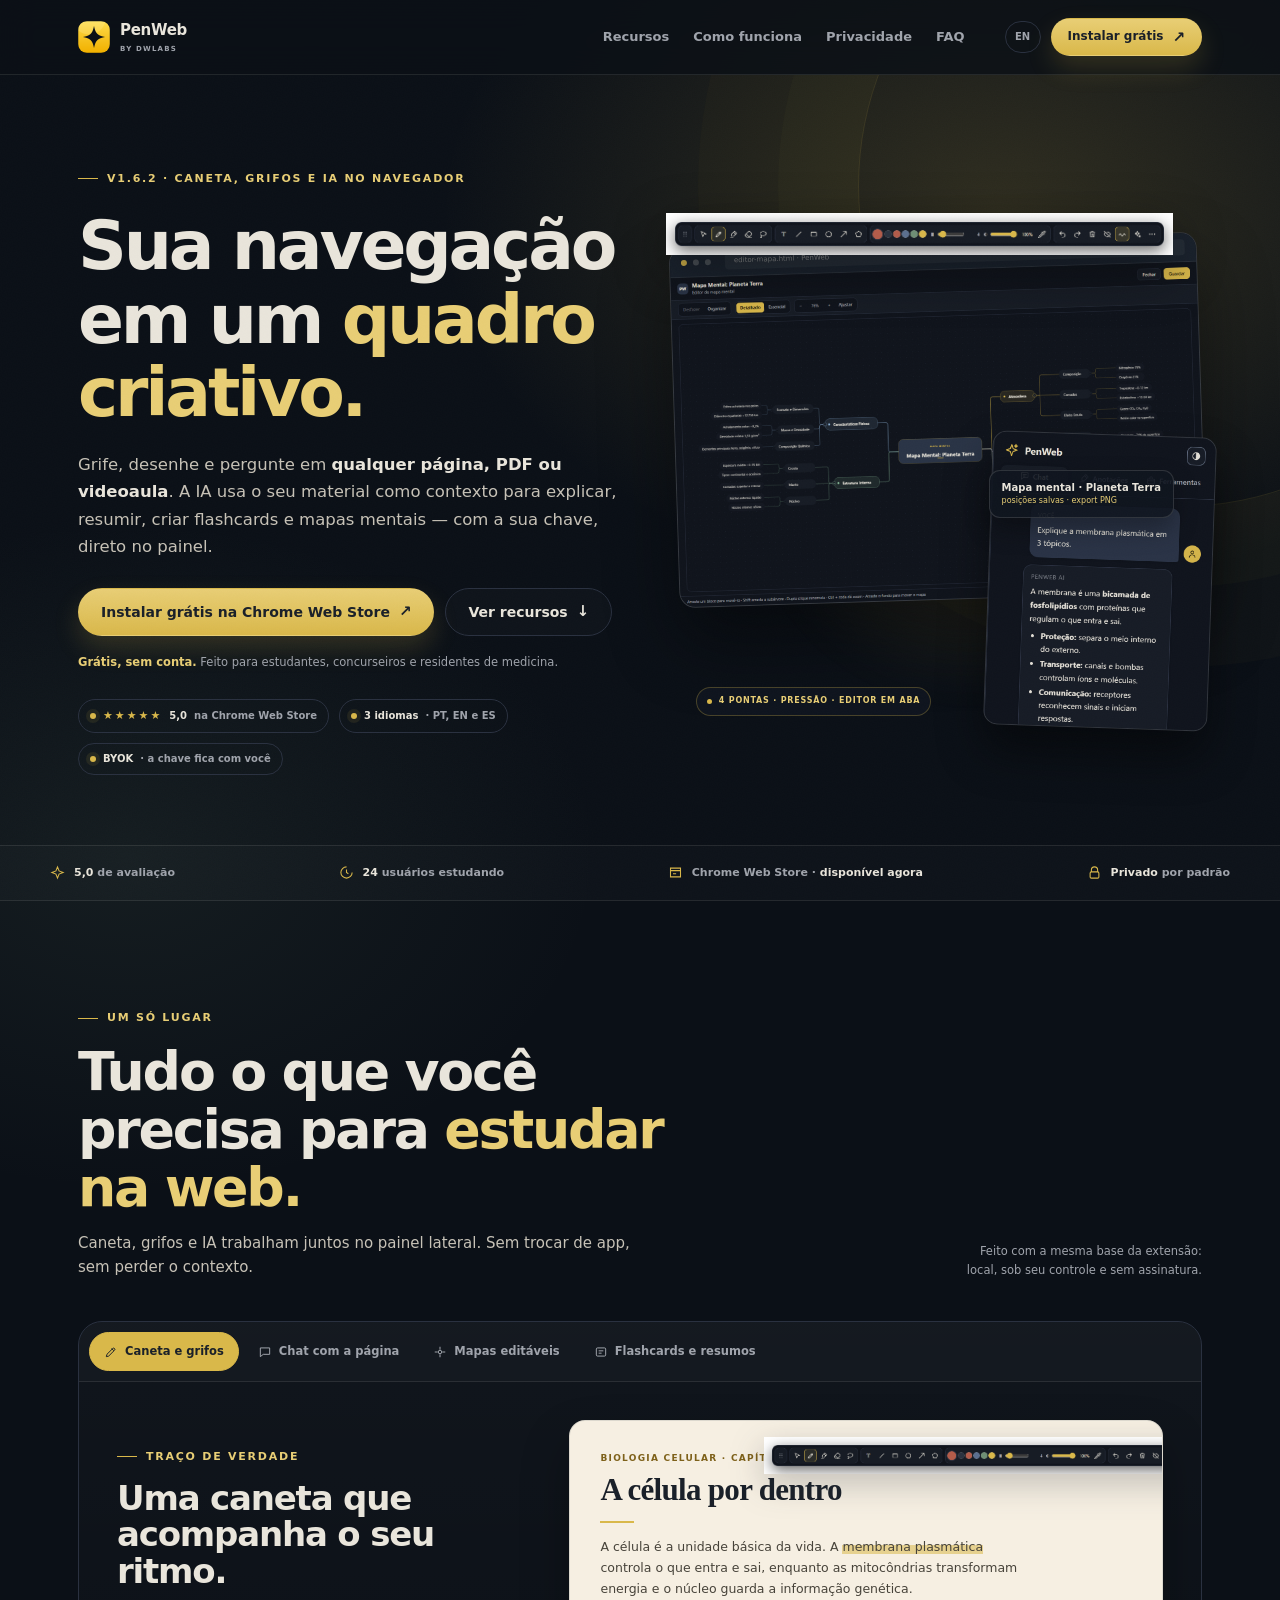
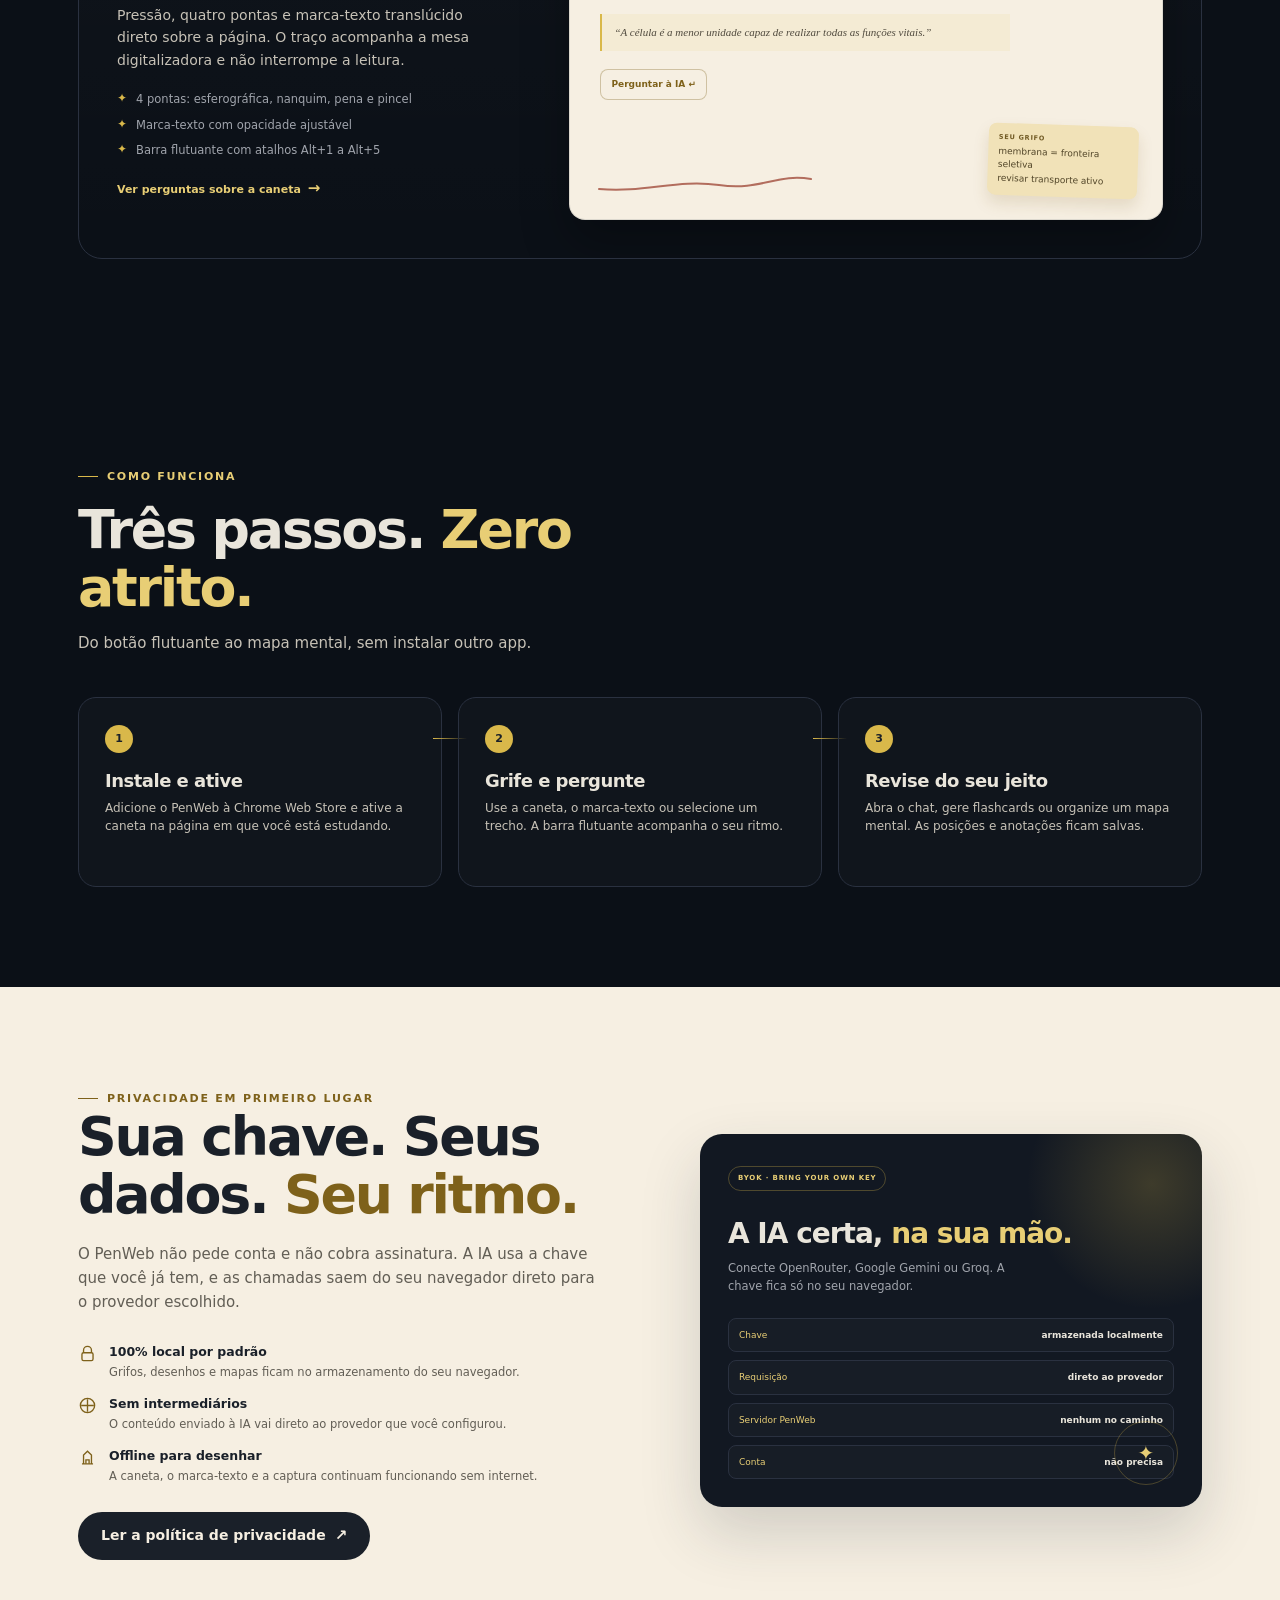
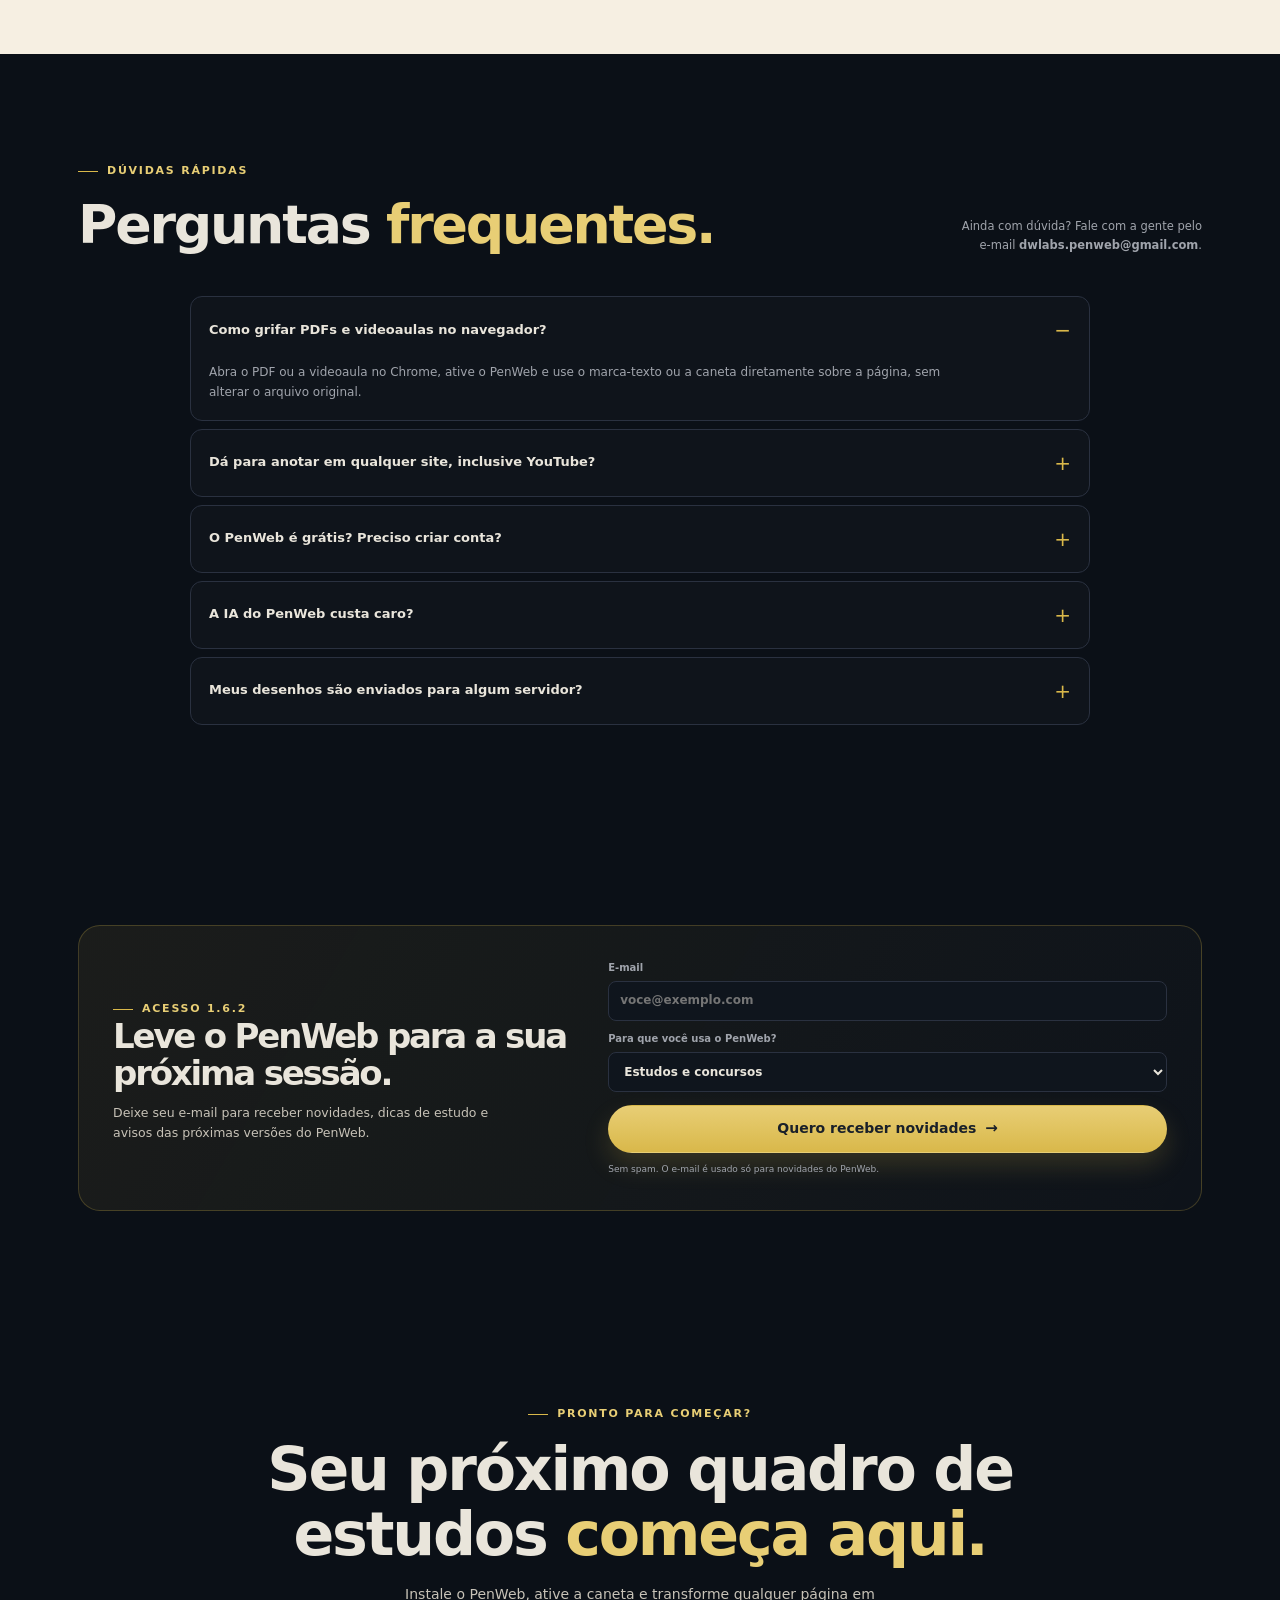
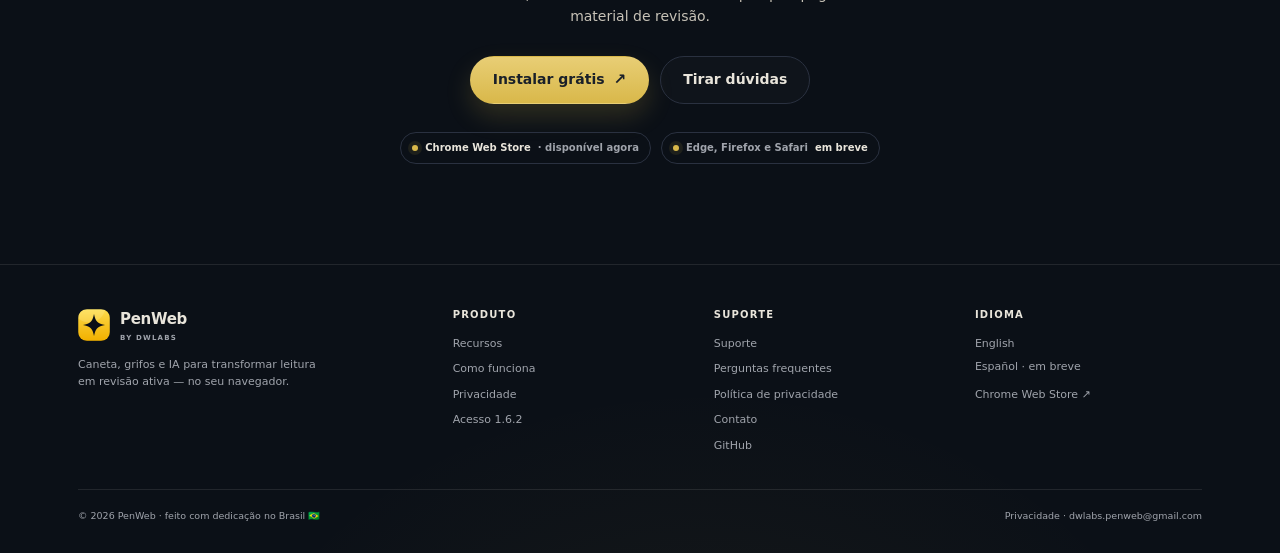
<file: index.html>
<!DOCTYPE html>
<html lang="pt-BR">
<head>
  <meta charset="UTF-8">
  <meta name="viewport" content="width=device-width, initial-scale=1.0">
  <meta name="google-site-verification" content="LitgWXQJBFKwQGhH9llvYbYs-LSUFCMw8rKqN-UMABU">
  <title>PenWeb — Caneta, grifos e IA para estudar na web</title>
  <meta name="description" content="Extensão gratuita para Chrome: grife, desenhe e pergunte à IA em qualquer página, PDF ou videoaula. Resumos, flashcards e mapas mentais editáveis com a sua chave.">
  <link rel="canonical" href="https://thallyz.github.io/penweb/">
  <meta property="og:type" content="website">
  <meta property="og:title" content="PenWeb — Sua navegação em um quadro criativo">
  <meta property="og:description" content="Grife, desenhe e estude em qualquer página com a sua própria chave de IA. Grátis na Chrome Web Store.">
  <meta property="og:image" content="https://thallyz.github.io/penweb/img/editor-mapa.png">
  <meta property="og:url" content="https://thallyz.github.io/penweb/">
  <meta name="twitter:card" content="summary_large_image">
  <link rel="alternate" hreflang="pt-BR" href="https://thallyz.github.io/penweb/">
  <link rel="alternate" hreflang="en" href="https://thallyz.github.io/penweb/en/">
  <link rel="alternate" hreflang="x-default" href="https://thallyz.github.io/penweb/">
  <link rel="icon" type="image/png" sizes="48x48" href="img/favicon-48.png?v=20261102-3">
  <link rel="icon" type="image/png" sizes="96x96" href="img/favicon-96.png?v=20261102-3">
  <link rel="icon" type="image/png" sizes="144x144" href="img/favicon-144.png?v=20261102-3">
  <link rel="icon" type="image/png" sizes="192x192" href="img/favicon-192.png?v=20261102-3">
  <link rel="apple-touch-icon" sizes="180x180" href="img/apple-touch-icon-180.png?v=20261102-3">
  <link rel="icon" href="favicon.ico" sizes="any">
  <link rel="stylesheet" href="css/style.css?v=20261030-2">
  <script type="application/ld+json">{"@context":"https://schema.org","@type":"SoftwareApplication","name":"PenWeb","applicationCategory":"EducationalApplication","operatingSystem":"Chrome / Chromium","offers":{"@type":"Offer","price":"0","priceCurrency":"BRL"},"description":"Extensão para Chrome que permite grifar, desenhar e anotar em qualquer página da web, com IA para explicar, resumir e gerar mapas mentais.","inLanguage":"pt-BR","url":"https://thallyz.github.io/penweb/","downloadUrl":"https://chromewebstore.google.com/detail/penweb/mmbhcihaimenkcagobpnkopbhdcgpopd"}</script>
  <script type="application/ld+json">{"@context":"https://schema.org","@type":"FAQPage","inLanguage":"pt-BR","mainEntity":[{"@type":"Question","name":"Como grifar PDFs e videoaulas no navegador?","acceptedAnswer":{"@type":"Answer","text":"Abra o PDF ou a videoaula no Chrome, ative o PenWeb e use o marca-texto ou a caneta diretamente sobre a página, sem alterar o arquivo original."}},{"@type":"Question","name":"Dá para anotar em qualquer site, inclusive YouTube?","acceptedAnswer":{"@type":"Answer","text":"Sim. O PenWeb desenha uma camada sobre a página atual: funciona em artigos, apostilas online, plataformas de curso e videoaulas no YouTube."}},{"@type":"Question","name":"O PenWeb é grátis? Preciso criar conta?","acceptedAnswer":{"@type":"Answer","text":"Sim, é grátis e não pede conta, e-mail ou login. É só instalar na Chrome Web Store e usar na hora."}},{"@type":"Question","name":"A IA do PenWeb custa caro?","acceptedAnswer":{"@type":"Answer","text":"Não. O PenWeb usa a sua própria chave de API (OpenRouter, Gemini ou Groq). Você paga direto ao provedor pelo que usar — sem assinatura da PenWeb."}},{"@type":"Question","name":"Meus desenhos são enviados para algum servidor?","acceptedAnswer":{"@type":"Answer","text":"Não. Desenhos, grifos, mapas, histórico e flashcards ficam no armazenamento do seu navegador. Quando você usa uma ação de IA, o conteúdo necessário — texto, grifos e imagens que você anexar — é enviado diretamente ao provedor configurado, somente após sua ação."}}]}</script>
</head>
<body>

<header class="site-header">
  <div class="container header-inner">
    <a class="brand" href="./" aria-label="PenWeb — início">
      <img src="img/icon-128.png" alt="">
      <div><b>PenWeb</b><span>by DWLabs</span></div>
    </a>
    <nav class="nav" aria-label="Navegação principal">
      <a href="#recursos">Recursos</a>
      <a href="#como-funciona">Como funciona</a>
      <a href="#privacidade">Privacidade</a>
      <a href="#faq">FAQ</a>
    </nav>
    <div class="header-actions">
      <a class="lang" href="en/" lang="en" hreflang="en" title="Switch to English">EN</a>
      <a class="btn btn-gold header-cta" href="https://chromewebstore.google.com/detail/penweb/mmbhcihaimenkcagobpnkopbhdcgpopd" target="_blank" rel="noopener">Instalar grátis <span class="arrow">↗</span></a>
    </div>
  </div>
</header>

<main>
  <section class="hero">
    <div class="container hero-grid">
      <div class="hero-copy">
        <span class="eyebrow">v1.6.2 · caneta, grifos e IA no navegador</span>
        <h1>Sua navegação em um <em>quadro criativo.</em></h1>
        <p class="hero-sub">Grife, desenhe e pergunte em <b>qualquer página, PDF ou videoaula</b>. A IA usa o seu material como contexto para explicar, resumir, criar flashcards e mapas mentais — com a sua chave, direto no painel.</p>
        <div class="hero-actions">
          <a class="btn btn-gold" href="https://chromewebstore.google.com/detail/penweb/mmbhcihaimenkcagobpnkopbhdcgpopd" target="_blank" rel="noopener">Instalar grátis na Chrome Web Store <span class="arrow">↗</span></a>
          <a class="btn btn-ghost" href="#recursos">Ver recursos <span class="arrow">↓</span></a>
        </div>
        <p class="hero-note"><b>Grátis, sem conta.</b> Feito para estudantes, concurseiros e residentes de medicina.</p>
        <div class="proof-row">
          <span class="proof"><i></i><span class="stars">★★★★★</span> <b>5,0</b> na Chrome Web Store</span>
          <span class="proof"><i></i><b>3 idiomas</b> · PT, EN e ES</span>
          <span class="proof"><i></i><b>BYOK</b> · a chave fica com você</span>
        </div>
      </div>
      <div class="hero-stage" aria-label="Prévia do editor de mapas e do painel PenWeb">
        <div class="hero-glow"></div>
        <img class="float-toolbar" src="img/toolbar.png" alt="Barra de canetas do PenWeb">
        <div class="browser-window">
          <div class="browser-bar"><i></i><i></i><i></i><span>editor-mapa.html · PenWeb</span></div>
          <img src="img/editor-mapa.png" alt="Editor de mapa mental do PenWeb">
        </div>
        <div class="sidepanel-card"><img src="img/sidepanel-chat.png" alt="Painel lateral do PenWeb com chat"></div>
        <div class="hero-tag"><i></i>4 pontas · pressão · editor em aba</div>
        <div class="hero-badge"><b>Mapa mental · Planeta Terra</b><span>posições salvas · export PNG</span></div>
      </div>
    </div>
  </section>

  <div class="trust">
    <div class="container trust-inner">
      <div class="trust-item"><svg viewBox="0 0 24 24" fill="none" stroke="currentColor" stroke-width="1.7"><path d="M12 3l2.5 6.5L21 12l-6.5 2.5L12 21l-2.5-6.5L3 12l6.5-2.5L12 3Z"/></svg><span><b>5,0</b> de avaliação</span></div>
      <div class="trust-item"><svg viewBox="0 0 24 24" fill="none" stroke="currentColor" stroke-width="1.7"><path d="M12 3a9 9 0 1 0 9 9"/><path d="M12 7v5l3 2"/></svg><span><b>24</b> usuários estudando</span></div>
      <div class="trust-item"><svg viewBox="0 0 24 24" fill="none" stroke="currentColor" stroke-width="1.7"><path d="M4 5h16v14H4z"/><path d="M4 9h16M8 14h5"/></svg><span>Chrome Web Store · <b>disponível agora</b></span></div>
      <div class="trust-item"><svg viewBox="0 0 24 24" fill="none" stroke="currentColor" stroke-width="1.7"><path d="M7 11V8a5 5 0 0 1 10 0v3"/><rect x="5" y="11" width="14" height="10" rx="2"/></svg><span><b>Privado</b> por padrão</span></div>
    </div>
  </div>

  <section class="section" id="recursos">
    <div class="container">
      <div class="section-head">
        <div class="section-head-copy">
          <span class="eyebrow">Um só lugar</span>
          <h2>Tudo o que você precisa para <span class="gold">estudar na web.</span></h2>
          <p>Caneta, grifos e IA trabalham juntos no painel lateral. Sem trocar de app, sem perder o contexto.</p>
        </div>
        <p class="side-note">Feito com a mesma base da extensão: local, sob seu controle e sem assinatura.</p>
      </div>

      <div class="feature-shell">
        <div class="feature-tabs" role="tablist" aria-label="Recursos do PenWeb">
          <button class="feature-tab" role="tab" aria-selected="true" aria-controls="panel-pen" id="tab-pen" data-tab="pen"><svg viewBox="0 0 24 24" fill="none" stroke="currentColor" stroke-width="1.7"><path d="M4 20l4-1 10-10a2 2 0 0 0-3-3L5 16l-1 4Z"/><path d="m13 6 4 4"/></svg> Caneta e grifos</button>
          <button class="feature-tab" role="tab" aria-selected="false" aria-controls="panel-chat" id="tab-chat" data-tab="chat"><svg viewBox="0 0 24 24" fill="none" stroke="currentColor" stroke-width="1.7"><path d="M4 5h16v11H9l-5 4V5Z"/></svg> Chat com a página</button>
          <button class="feature-tab" role="tab" aria-selected="false" aria-controls="panel-map" id="tab-map" data-tab="map"><svg viewBox="0 0 24 24" fill="none" stroke="currentColor" stroke-width="1.7"><path d="M12 3v5m0 8v5M3 12h5m8 0h5"/><circle cx="12" cy="12" r="3"/></svg> Mapas editáveis</button>
          <button class="feature-tab" role="tab" aria-selected="false" aria-controls="panel-flash" id="tab-flash" data-tab="flash"><svg viewBox="0 0 24 24" fill="none" stroke="currentColor" stroke-width="1.7"><rect x="4" y="5" width="16" height="14" rx="2"/><path d="M8 10h8M8 14h5"/></svg> Flashcards e resumos</button>
        </div>

        <div class="feature-panel active" id="panel-pen" role="tabpanel" aria-labelledby="tab-pen">
          <div class="feature-copy">
            <span class="eyebrow">Traço de verdade</span>
            <h3>Uma caneta que acompanha o seu ritmo.</h3>
            <p>Pressão, quatro pontas e marca-texto translúcido direto sobre a página. O traço acompanha a mesa digitalizadora e não interrompe a leitura.</p>
            <ul>
              <li>4 pontas: esferográfica, nanquim, pena e pincel</li>
              <li>Marca-texto com opacidade ajustável</li>
              <li>Barra flutuante com atalhos Alt+1 a Alt+5</li>
            </ul>
            <a class="mini-link" href="#faq">Ver perguntas sobre a caneta <span class="arrow">→</span></a>
          </div>
          <div class="feature-visual">
            <div class="page-mock">
              <img class="toolbar-shot" src="img/toolbar.png" alt="Barra flutuante de ferramentas do PenWeb">
              <div class="kicker">Biologia celular · capítulo 4</div>
              <h4>A célula por dentro</h4>
              <div class="rule"></div>
              <p>A célula é a unidade básica da vida. A <mark>membrana plasmática</mark> controla o que entra e sai, enquanto as mitocôndrias transformam energia e o núcleo guarda a informação genética.</p>
              <div class="quote">“A célula é a menor unidade capaz de realizar todas as funções vitais.”</div>
              <span class="ask">Perguntar à IA ↵</span>
              <div class="pen-note"><b>Seu grifo</b>membrana = fronteira seletiva<br>revisar transporte ativo</div>
              <svg class="pen-stroke" viewBox="0 0 220 50"><path d="M4 38 C 50 42, 82 28, 124 34 S 182 22, 216 28"/></svg>
            </div>
          </div>
        </div>

        <div class="feature-panel" id="panel-chat" role="tabpanel" aria-labelledby="tab-chat" hidden>
          <div class="feature-copy">
            <span class="eyebrow">Contexto da página</span>
            <h3>Pergunte sem sair do que está lendo.</h3>
            <p>O chat recebe o texto da página e os seus grifos como contexto. Peça uma explicação, um resumo ou uma comparação — a resposta fica ao lado do material.</p>
            <ul>
              <li>Explicações com o contexto da leitura</li>
              <li>Resumo e flashcards a partir da página</li>
              <li>OpenRouter, Gemini e Groq com a sua chave</li>
            </ul>
            <a class="mini-link" href="#faq">Como funciona a IA <span class="arrow">→</span></a>
          </div>
          <div class="feature-visual">
            <div class="ui-frame"><img src="img/sidepanel-chat.png" alt="Chat do PenWeb com a página"><div class="ui-caption"><b>Chat com a página</b><span>contexto dos seus grifos</span></div></div>
          </div>
        </div>

        <div class="feature-panel" id="panel-map" role="tabpanel" aria-labelledby="tab-map" hidden>
          <div class="feature-copy">
            <span class="eyebrow">Editor em aba</span>
            <h3>Mapas que você edita de verdade.</h3>
            <p>Abra o mapa em uma aba, arraste os blocos, use Shift para mover a subárvore e Ctrl + roda para dar zoom. O layout fica do seu jeito — e as posições são salvas.</p>
            <ul>
              <li>Arraste, reorganize e renomeie nós</li>
              <li>Zoom no ponto do mouse</li>
              <li>Exportação PNG em um clique</li>
            </ul>
            <a class="mini-link" href="https://chromewebstore.google.com/detail/penweb/mmbhcihaimenkcagobpnkopbhdcgpopd" target="_blank" rel="noopener">Instalar grátis e abrir o editor <span class="arrow">↗</span></a>
          </div>
          <div class="feature-visual">
            <div class="ui-frame"><img src="img/editor-mapa.png" alt="Editor de mapa mental do PenWeb"><div class="ui-caption"><b>Mapa mental · Planeta Terra</b><span>posições salvas · PNG</span></div></div>
          </div>
        </div>

        <div class="feature-panel" id="panel-flash" role="tabpanel" aria-labelledby="tab-flash" hidden>
          <div class="feature-copy">
            <span class="eyebrow">Revisão ativa</span>
            <h3>Do grifo à pergunta, sem montar nada do zero.</h3>
            <p>Transforme o material em flashcards e resumos. A IA escreve as perguntas; você decide quando virar a carta e o que revisar de novo.</p>
            <ul>
              <li>Flashcards com frente e verso</li>
              <li>Resumo com a ideia central e bullets</li>
              <li>Tudo no mesmo painel de estudo</li>
            </ul>
            <a class="mini-link" href="#faq">Ver dicas de revisão <span class="arrow">→</span></a>
          </div>
          <div class="feature-visual">
            <div class="ui-frame"><img src="img/sidepanel-flashcards.png" alt="Flashcards do PenWeb"><div class="ui-caption"><b>Flashcards</b><span>3 cartas · revisão ativa</span></div></div>
          </div>
        </div>
      </div>
    </div>
  </section>

  <section class="section" id="como-funciona">
    <div class="container">
      <div class="section-head">
        <div class="section-head-copy">
          <span class="eyebrow">Como funciona</span>
          <h2>Três passos. <span class="gold">Zero atrito.</span></h2>
          <p>Do botão flutuante ao mapa mental, sem instalar outro app.</p>
        </div>
      </div>
      <div class="workflow-grid">
        <article class="workflow-card"><span class="workflow-num">1</span><h3>Instale e ative</h3><p>Adicione o PenWeb à Chrome Web Store e ative a caneta na página em que você está estudando.</p><span class="workflow-line"></span></article>
        <article class="workflow-card"><span class="workflow-num">2</span><h3>Grife e pergunte</h3><p>Use a caneta, o marca-texto ou selecione um trecho. A barra flutuante acompanha o seu ritmo.</p><span class="workflow-line"></span></article>
        <article class="workflow-card"><span class="workflow-num">3</span><h3>Revise do seu jeito</h3><p>Abra o chat, gere flashcards ou organize um mapa mental. As posições e anotações ficam salvas.</p></article>
      </div>
    </div>
  </section>

  <section class="privacy-band" id="privacidade">
    <div class="container privacy-grid">
      <div class="privacy-copy">
        <span class="eyebrow">Privacidade em primeiro lugar</span>
        <h2>Sua chave. Seus dados. <span class="gold" style="color:#7e611a">Seu ritmo.</span></h2>
        <p>O PenWeb não pede conta e não cobra assinatura. A IA usa a chave que você já tem, e as chamadas saem do seu navegador direto para o provedor escolhido.</p>
        <div class="privacy-points">
          <div class="privacy-point"><svg viewBox="0 0 24 24" fill="none" stroke="currentColor" stroke-width="1.7"><path d="M7 11V8a5 5 0 0 1 10 0v3"/><rect x="5" y="11" width="14" height="10" rx="2"/></svg><div><b>100% local por padrão</b><span>Grifos, desenhos e mapas ficam no armazenamento do seu navegador.</span></div></div>
          <div class="privacy-point"><svg viewBox="0 0 24 24" fill="none" stroke="currentColor" stroke-width="1.7"><path d="M4 12h16M12 4v16"/><circle cx="12" cy="12" r="9"/></svg><div><b>Sem intermediários</b><span>O conteúdo enviado à IA vai direto ao provedor que você configurou.</span></div></div>
          <div class="privacy-point"><svg viewBox="0 0 24 24" fill="none" stroke="currentColor" stroke-width="1.7"><path d="M5 20h14M7 20V9l5-5 5 5v11"/><path d="M10 20v-5h4v5"/></svg><div><b>Offline para desenhar</b><span>A caneta, o marca-texto e a captura continuam funcionando sem internet.</span></div></div>
        </div>
        <a class="btn btn-dark" href="privacidade.html">Ler a política de privacidade <span class="arrow">↗</span></a>
      </div>
      <div class="key-card">
        <span class="key-badge">BYOK · Bring your own key</span>
        <h3>A IA certa, <em>na sua mão.</em></h3>
        <p>Conecte OpenRouter, Google Gemini ou Groq. A chave fica só no seu navegador.</p>
        <div class="key-lines">
          <div class="key-line"><span>Chave</span><b>armazenada localmente</b></div>
          <div class="key-line"><span>Requisição</span><b>direto ao provedor</b></div>
          <div class="key-line"><span>Servidor PenWeb</span><b>nenhum no caminho</b></div>
          <div class="key-line"><span>Conta</span><b>não precisa</b></div>
        </div>
        <div class="key-orb">✦</div>
      </div>
    </div>
  </section>

  <section class="section" id="faq">
    <div class="container">
      <div class="section-head">
        <div class="section-head-copy">
          <span class="eyebrow">Dúvidas rápidas</span>
          <h2>Perguntas <span class="gold">frequentes.</span></h2>
        </div>
        <p class="side-note">Ainda com dúvida? Fale com a gente pelo e-mail <b>dwlabs.penweb@gmail.com</b>.</p>
      </div>
      <div class="faq-list">
        <details open><summary>Como grifar PDFs e videoaulas no navegador?</summary><p>Abra o PDF ou a videoaula no Chrome, ative o PenWeb e use o marca-texto ou a caneta diretamente sobre a página, sem alterar o arquivo original.</p></details>
        <details><summary>Dá para anotar em qualquer site, inclusive YouTube?</summary><p>Sim. O PenWeb desenha uma camada sobre a página atual: funciona em artigos, apostilas online, plataformas de curso e videoaulas no YouTube.</p></details>
        <details><summary>O PenWeb é grátis? Preciso criar conta?</summary><p>Sim, é grátis e não pede conta, e-mail ou login. É só instalar na Chrome Web Store e usar na hora.</p></details>
        <details><summary>A IA do PenWeb custa caro?</summary><p>Não. O PenWeb usa a sua própria chave de API (OpenRouter, Gemini ou Groq). Você paga direto ao provedor pelo que usar — sem assinatura da PenWeb.</p></details>
        <details><summary>Meus desenhos são enviados para algum servidor?</summary><p>Não. Desenhos, grifos, mapas, histórico e flashcards ficam no armazenamento do seu navegador. Quando você usa uma ação de IA, o conteúdo necessário — texto, grifos e imagens que você anexar — é enviado diretamente ao provedor configurado, somente após sua ação.</p></details>
      </div>
    </div>
  </section>

  <section class="section" id="acesso">
    <div class="container">
      <div class="access-card">
        <div class="access-copy">
          <span class="eyebrow">Acesso 1.6.2</span>
          <h2>Leve o PenWeb para a sua próxima sessão.</h2>
          <p>Deixe seu e-mail para receber novidades, dicas de estudo e avisos das próximas versões do PenWeb.</p>
        </div>
        <form class="access-form" action="https://formsubmit.co/dwlabs.penweb@gmail.com" method="POST">
          <input type="hidden" name="_subject" value="PenWeb 1.6.2 — novidades e atualizações">
          <input type="hidden" name="_template" value="table">
          <input type="hidden" name="_captcha" value="false">
          <input type="hidden" name="_next" value="https://thallyz.github.io/penweb/obrigado.html">
          <input type="text" name="_honey" class="honey" tabindex="-1" autocomplete="off" aria-hidden="true">
          <label>E-mail <input type="email" name="email" required placeholder="voce@exemplo.com" autocomplete="email"></label>
          <label>Para que você usa o PenWeb?
            <select name="uso">
              <option>Estudos e concursos</option>
              <option>Trabalho e reuniões</option>
              <option>Dar aulas</option>
              <option>Outro</option>
            </select>
          </label>
          <button class="btn btn-gold" type="submit">Quero receber novidades <span class="arrow">→</span></button>
          <span class="access-note">Sem spam. O e-mail é usado só para novidades do PenWeb.</span>
        </form>
      </div>
    </div>
  </section>

  <section class="final">
    <div class="container">
      <span class="eyebrow">Pronto para começar?</span>
      <h2>Seu próximo quadro de estudos <span class="gold">começa aqui.</span></h2>
      <p>Instale o PenWeb, ative a caneta e transforme qualquer página em material de revisão.</p>
      <div class="hero-actions">
        <a class="btn btn-gold" href="https://chromewebstore.google.com/detail/penweb/mmbhcihaimenkcagobpnkopbhdcgpopd" target="_blank" rel="noopener">Instalar grátis <span class="arrow">↗</span></a>
        <a class="btn btn-ghost" href="#faq">Tirar dúvidas</a>
      </div>
      <div class="proof-row">
        <span class="proof"><i></i><b>Chrome Web Store</b> · disponível agora</span>
        <span class="proof"><i></i>Edge, Firefox e Safari <b>em breve</b></span>
      </div>
    </div>
  </section>
</main>

<footer class="site-footer">
  <div class="container">
    <div class="footer-grid">
      <div class="footer-brand">
        <a class="brand" href="./" aria-label="PenWeb — início"><img src="img/icon-128.png" alt=""><div><b>PenWeb</b><span>by DWLabs</span></div></a>
        <p>Caneta, grifos e IA para transformar leitura em revisão ativa — no seu navegador.</p>
      </div>
      <div class="footer-col"><h4>Produto</h4><a href="#recursos">Recursos</a><a href="#como-funciona">Como funciona</a><a href="#privacidade">Privacidade</a><a href="#acesso">Acesso 1.6.2</a></div>
      <div class="footer-col"><h4>Suporte</h4><a href="suporte.html">Suporte</a><a href="#faq">Perguntas frequentes</a><a href="privacidade.html">Política de privacidade</a><a href="mailto:dwlabs.penweb@gmail.com">Contato</a><a href="https://github.com/Thallyz" target="_blank" rel="noopener">GitHub</a></div>
      <div class="footer-col"><h4>Idioma</h4><a href="en/" lang="en" hreflang="en">English</a><span class="footer-muted">Español · em breve</span><a href="https://chromewebstore.google.com/detail/penweb/mmbhcihaimenkcagobpnkopbhdcgpopd" target="_blank" rel="noopener">Chrome Web Store ↗</a></div>
    </div>
    <div class="footer-bottom"><span>© 2026 PenWeb · feito com dedicação no Brasil 🇧🇷</span><span><a href="privacidade.html">Privacidade</a> · <a href="mailto:dwlabs.penweb@gmail.com">dwlabs.penweb@gmail.com</a></span></div>
  </div>
</footer>

<script>
  (() => {
    const tabs = [...document.querySelectorAll('.feature-tab')];
    const panels = [...document.querySelectorAll('.feature-panel')];
    const select = id => {
      tabs.forEach(t => t.setAttribute('aria-selected', String(t.dataset.tab === id)));
      panels.forEach(p => { const active = p.id === 'panel-' + id; p.classList.toggle('active', active); p.hidden = !active; });
    };
    tabs.forEach(t => t.addEventListener('click', () => select(t.dataset.tab)));
    select('pen');
  })();
</script>
</body>
</html>
</file>
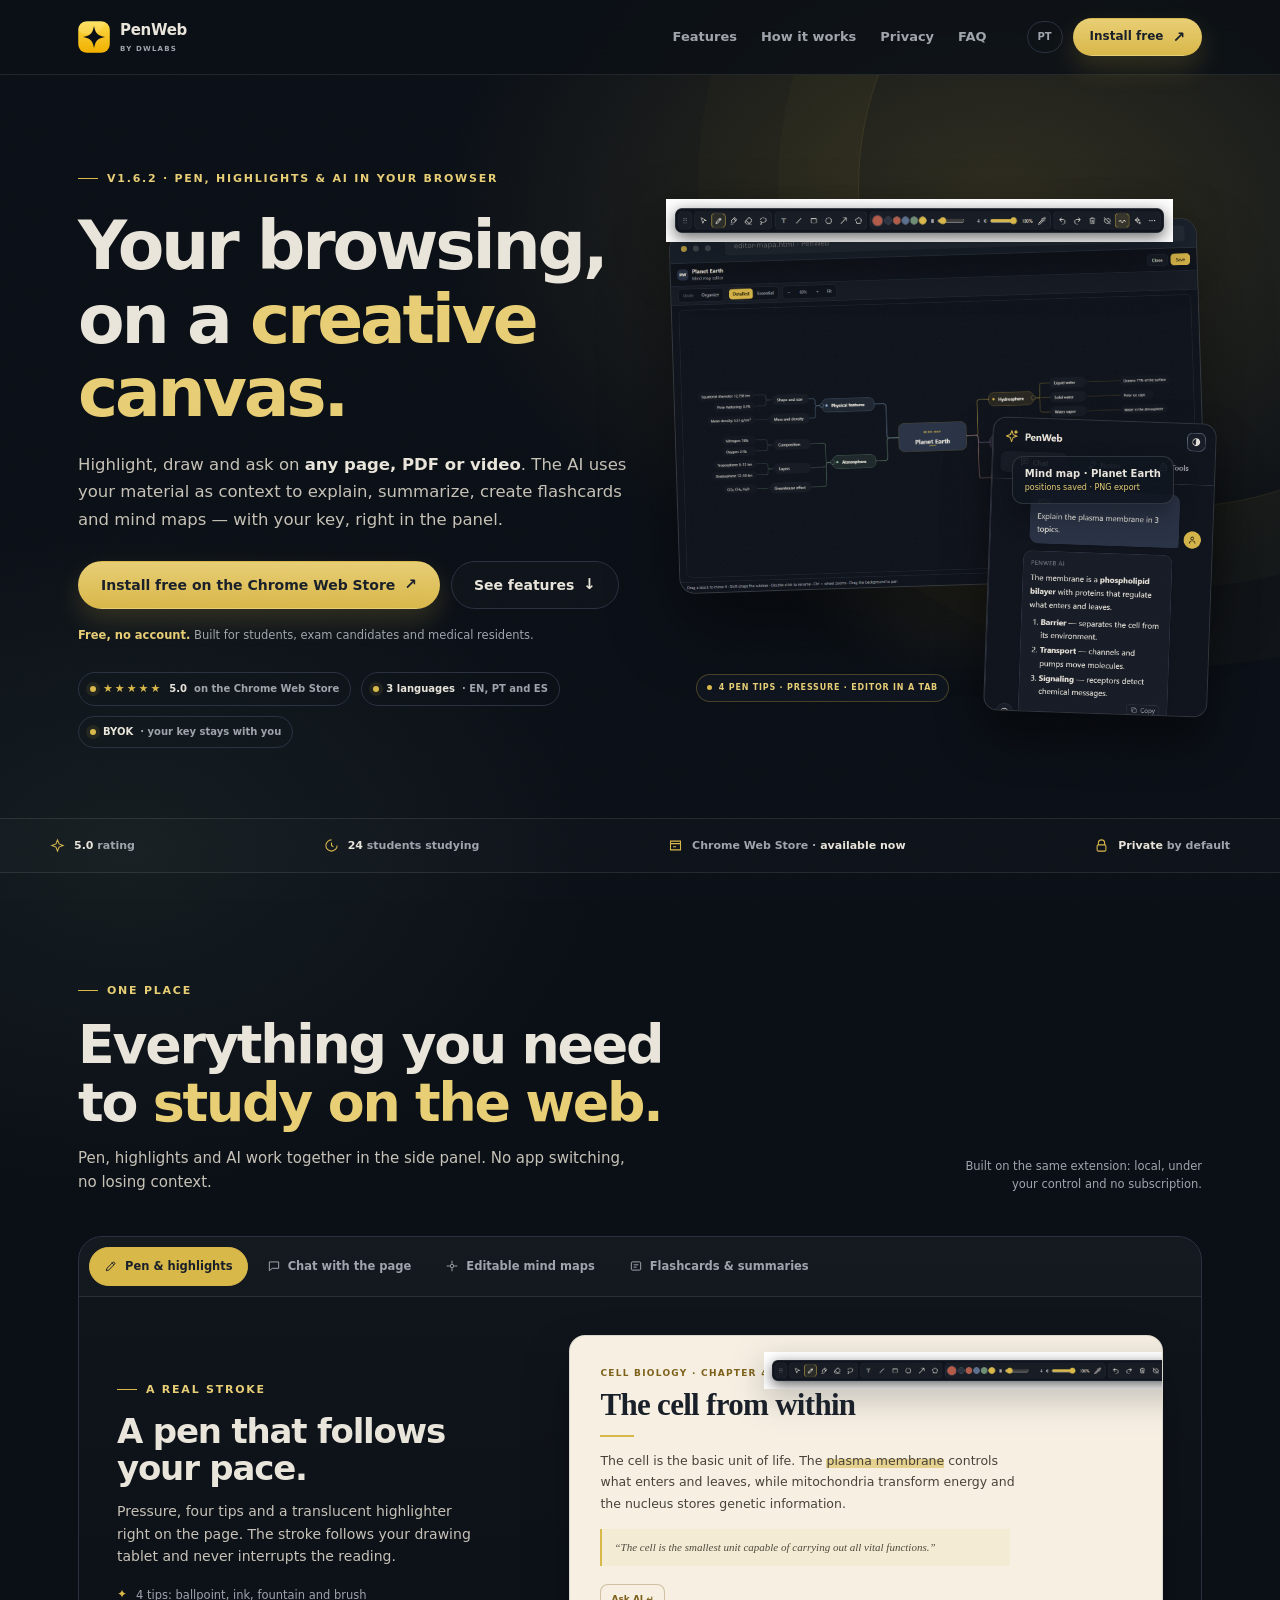
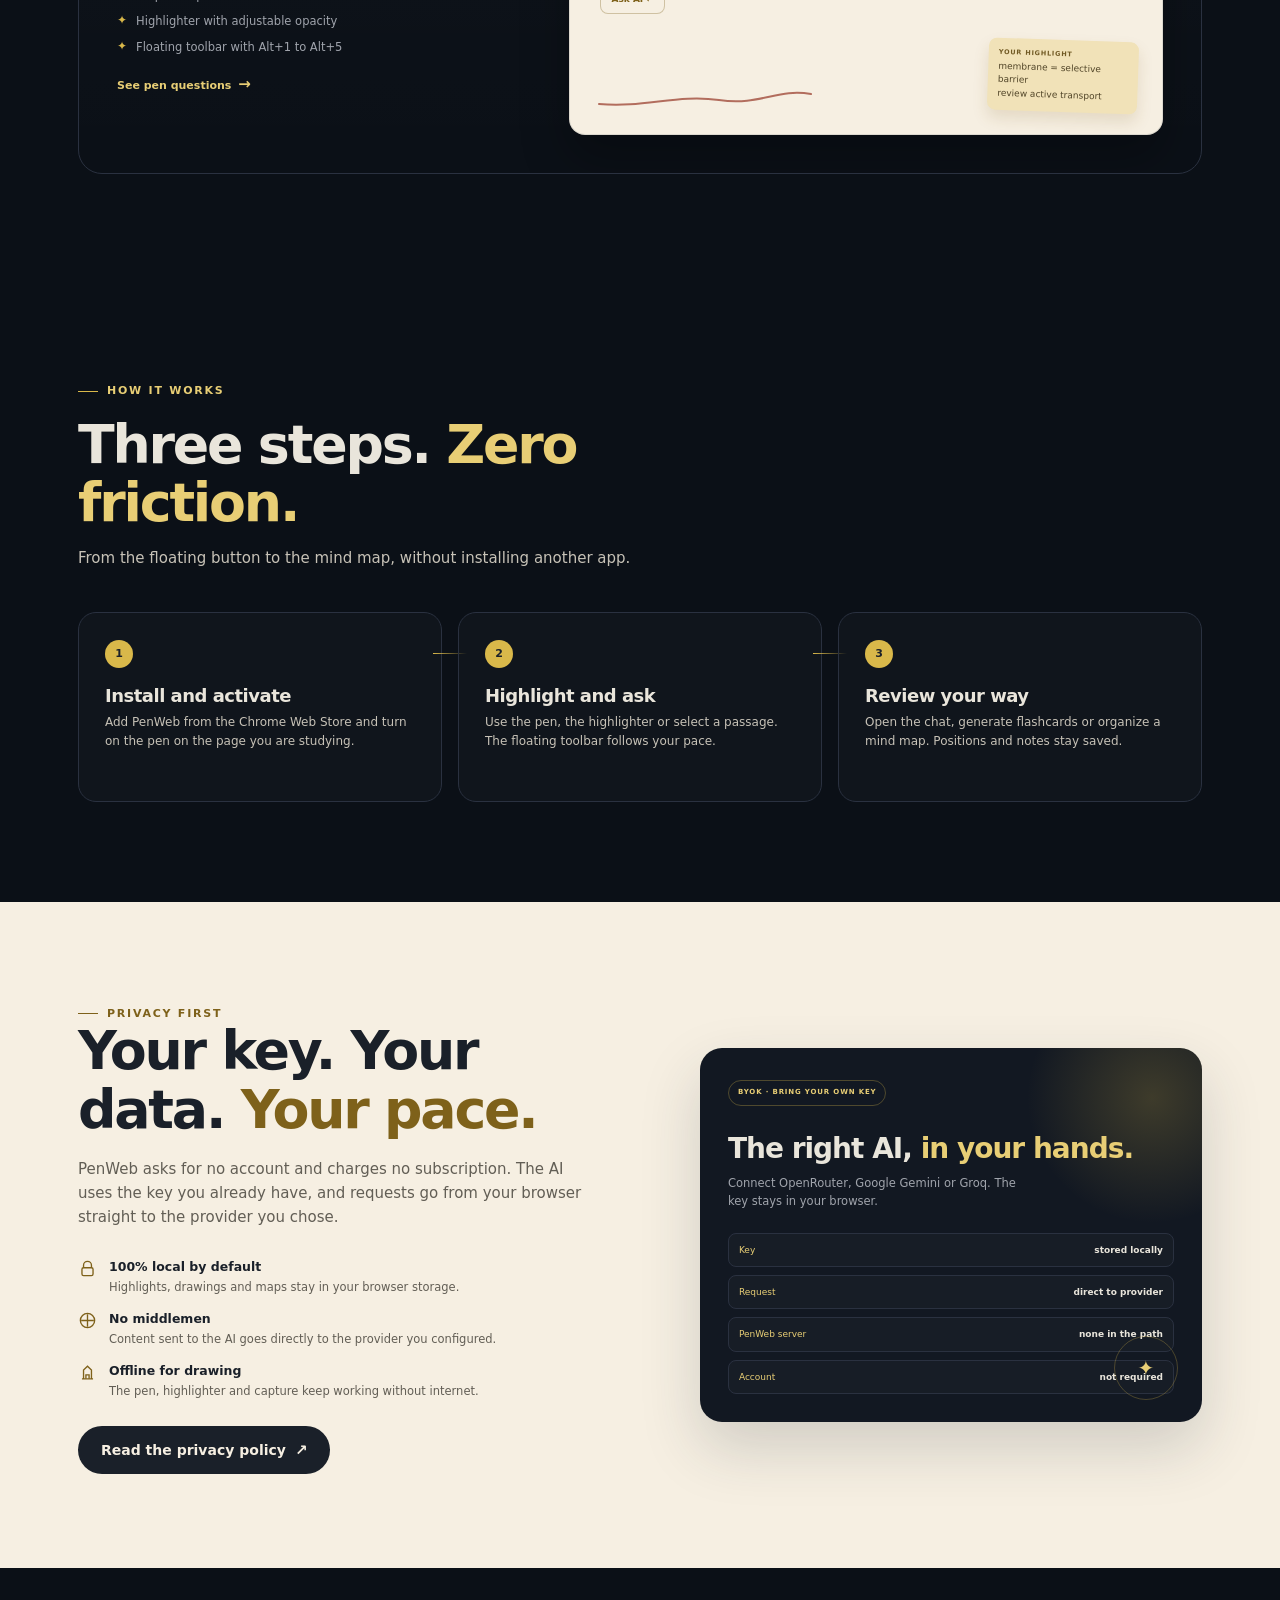
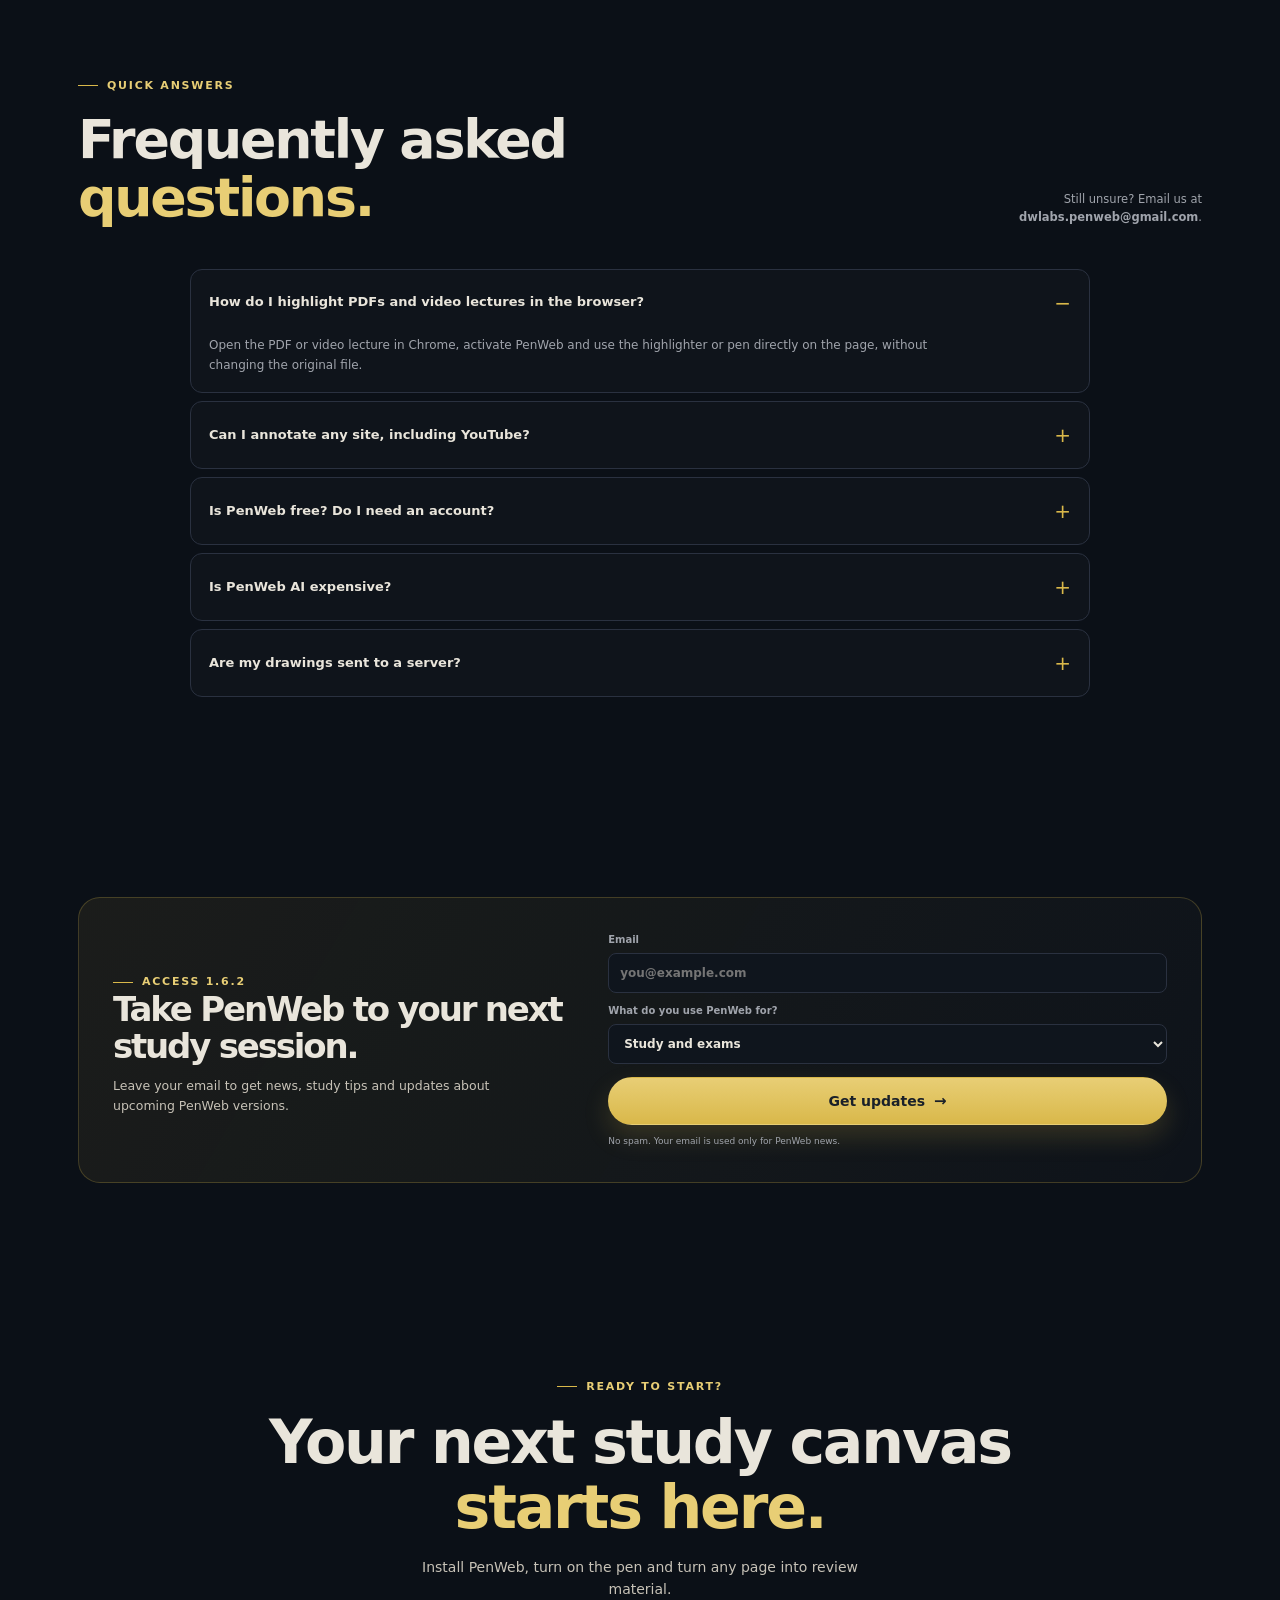
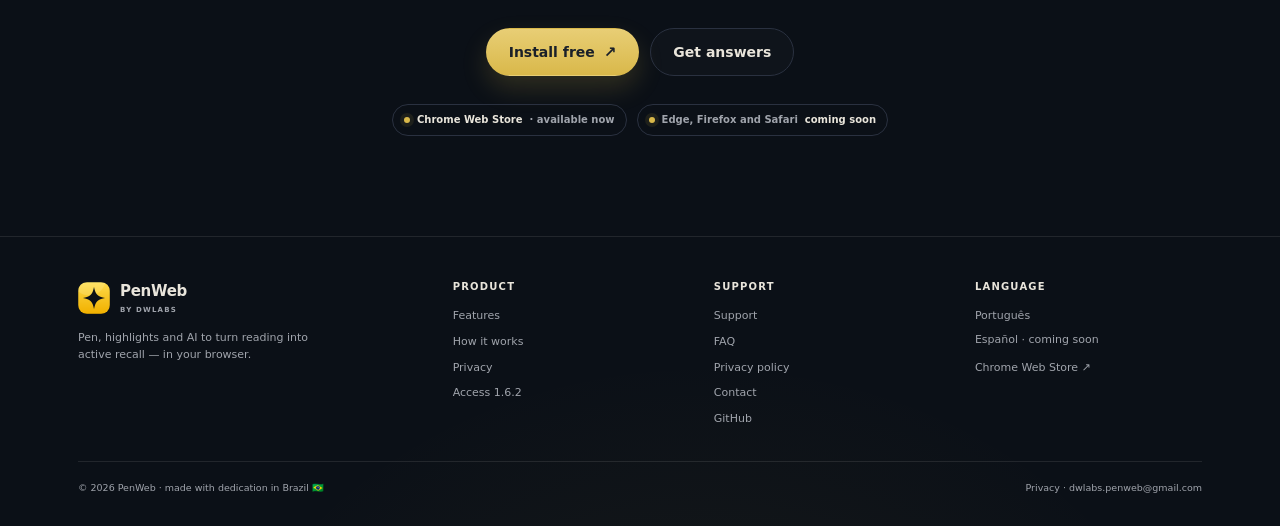
<file: en/index.html>
<!DOCTYPE html>
<html lang="en">
<head>
  <meta charset="UTF-8">
  <meta name="viewport" content="width=device-width, initial-scale=1.0">
  <title>PenWeb — Pen, highlights and AI to study on the web</title>
  <meta name="description" content="Free Chrome extension: highlight, draw and ask AI on any page, PDF or video. Summaries, flashcards and editable mind maps with your own key.">
  <link rel="canonical" href="https://thallyz.github.io/penweb/en/">
  <meta property="og:type" content="website">
  <meta property="og:title" content="PenWeb — Your browsing, on a creative canvas">
  <meta property="og:description" content="Highlight, draw and study on any page with your own AI key. Free on the Chrome Web Store.">
  <meta property="og:image" content="https://thallyz.github.io/penweb/img/en-editor.png">
  <meta property="og:url" content="https://thallyz.github.io/penweb/en/">
  <meta name="twitter:card" content="summary_large_image">
  <link rel="alternate" hreflang="pt-BR" href="https://thallyz.github.io/penweb/">
  <link rel="alternate" hreflang="en" href="https://thallyz.github.io/penweb/en/">
  <link rel="alternate" hreflang="x-default" href="https://thallyz.github.io/penweb/">
  <link rel="icon" type="image/png" sizes="48x48" href="../img/favicon-48.png?v=20261102-3">
  <link rel="icon" type="image/png" sizes="96x96" href="../img/favicon-96.png?v=20261102-3">
  <link rel="icon" type="image/png" sizes="144x144" href="../img/favicon-144.png?v=20261102-3">
  <link rel="icon" type="image/png" sizes="192x192" href="../img/favicon-192.png?v=20261102-3">
  <link rel="apple-touch-icon" sizes="180x180" href="../img/apple-touch-icon-180.png?v=20261102-3">
  <link rel="icon" href="../favicon.ico" sizes="any">
  <link rel="stylesheet" href="../css/style.css?v=20261030-2">
  <script type="application/ld+json">{"@context":"https://schema.org","@type":"SoftwareApplication","name":"PenWeb","applicationCategory":"EducationalApplication","operatingSystem":"Chrome / Chromium","offers":{"@type":"Offer","price":"0","priceCurrency":"USD"},"description":"Chrome extension to highlight, draw and annotate on any web page, with AI for explanations, summaries and mind maps.","inLanguage":"en","url":"https://thallyz.github.io/penweb/en/","downloadUrl":"https://chromewebstore.google.com/detail/penweb/mmbhcihaimenkcagobpnkopbhdcgpopd"}</script>
  <script type="application/ld+json">{"@context":"https://schema.org","@type":"FAQPage","inLanguage":"en","mainEntity":[{"@type":"Question","name":"How do I highlight PDFs and video lectures in the browser?","acceptedAnswer":{"@type":"Answer","text":"Open the PDF or video lecture in Chrome, activate PenWeb and use the highlighter or pen directly on the page, without changing the original file."}},{"@type":"Question","name":"Can I annotate any site, including YouTube?","acceptedAnswer":{"@type":"Answer","text":"Yes. PenWeb draws a layer over the current page: it works on articles, online handouts, course platforms and YouTube video lectures."}},{"@type":"Question","name":"Is PenWeb free? Do I need an account?","acceptedAnswer":{"@type":"Answer","text":"Yes, it is free and asks for no account, email or login. Install it from the Chrome Web Store and start using it."}},{"@type":"Question","name":"Is PenWeb AI expensive?","acceptedAnswer":{"@type":"Answer","text":"No. PenWeb uses your own API key (OpenRouter, Gemini or Groq). You pay the provider directly for what you use, with no PenWeb subscription."}},{"@type":"Question","name":"Are my drawings sent to a server?","acceptedAnswer":{"@type":"Answer","text":"No. Drawings, highlights, maps, history and flashcards stay in your browser storage. When you use an AI action, the necessary content — text, highlights and images you attach — is sent directly to the configured provider, only after your action."}}]}</script>
</head>
<body>

<header class="site-header">
  <div class="container header-inner">
    <a class="brand" href="./" aria-label="PenWeb — home">
      <img src="../img/icon-128.png" alt="">
      <div><b>PenWeb</b><span>by DWLabs</span></div>
    </a>
    <nav class="nav" aria-label="Main navigation">
      <a href="#features">Features</a>
      <a href="#how-it-works">How it works</a>
      <a href="#privacy">Privacy</a>
      <a href="#faq">FAQ</a>
    </nav>
    <div class="header-actions">
      <a class="lang" href="../" lang="pt-BR" hreflang="pt-BR" title="Mudar para português">PT</a>
      <a class="btn btn-gold header-cta" href="https://chromewebstore.google.com/detail/penweb/mmbhcihaimenkcagobpnkopbhdcgpopd" target="_blank" rel="noopener">Install free <span class="arrow">↗</span></a>
    </div>
  </div>
</header>

<main>
  <section class="hero">
    <div class="container hero-grid">
      <div class="hero-copy">
        <span class="eyebrow">v1.6.2 · pen, highlights &amp; AI in your browser</span>
        <h1>Your browsing, on a <em>creative canvas.</em></h1>
        <p class="hero-sub">Highlight, draw and ask on <b>any page, PDF or video</b>. The AI uses your material as context to explain, summarize, create flashcards and mind maps — with your key, right in the panel.</p>
        <div class="hero-actions">
          <a class="btn btn-gold" href="https://chromewebstore.google.com/detail/penweb/mmbhcihaimenkcagobpnkopbhdcgpopd" target="_blank" rel="noopener">Install free on the Chrome Web Store <span class="arrow">↗</span></a>
          <a class="btn btn-ghost" href="#features">See features <span class="arrow">↓</span></a>
        </div>
        <p class="hero-note"><b>Free, no account.</b> Built for students, exam candidates and medical residents.</p>
        <div class="proof-row">
          <span class="proof"><i></i><span class="stars">★★★★★</span> <b>5.0</b> on the Chrome Web Store</span>
          <span class="proof"><i></i><b>3 languages</b> · EN, PT and ES</span>
          <span class="proof"><i></i><b>BYOK</b> · your key stays with you</span>
        </div>
      </div>
      <div class="hero-stage" aria-label="Preview of the PenWeb mind map editor and side panel">
        <div class="hero-glow"></div>
        <img class="float-toolbar" src="../img/toolbar.png" alt="PenWeb floating pen toolbar">
        <div class="browser-window">
          <div class="browser-bar"><i></i><i></i><i></i><span>editor-mapa.html · PenWeb</span></div>
          <img src="../img/en-editor.png" alt="PenWeb mind map editor">
        </div>
        <div class="sidepanel-card"><img src="../img/en-chat.png" alt="PenWeb side panel with chat"></div>
        <div class="hero-tag"><i></i>4 pen tips · pressure · editor in a tab</div>
        <div class="hero-badge"><b>Mind map · Planet Earth</b><span>positions saved · PNG export</span></div>
      </div>
    </div>
  </section>

  <div class="trust">
    <div class="container trust-inner">
      <div class="trust-item"><svg viewBox="0 0 24 24" fill="none" stroke="currentColor" stroke-width="1.7"><path d="M12 3l2.5 6.5L21 12l-6.5 2.5L12 21l-2.5-6.5L3 12l6.5-2.5L12 3Z"/></svg><span><b>5.0</b> rating</span></div>
      <div class="trust-item"><svg viewBox="0 0 24 24" fill="none" stroke="currentColor" stroke-width="1.7"><path d="M12 3a9 9 0 1 0 9 9"/><path d="M12 7v5l3 2"/></svg><span><b>24</b> students studying</span></div>
      <div class="trust-item"><svg viewBox="0 0 24 24" fill="none" stroke="currentColor" stroke-width="1.7"><path d="M4 5h16v14H4z"/><path d="M4 9h16M8 14h5"/></svg><span>Chrome Web Store · <b>available now</b></span></div>
      <div class="trust-item"><svg viewBox="0 0 24 24" fill="none" stroke="currentColor" stroke-width="1.7"><path d="M7 11V8a5 5 0 0 1 10 0v3"/><rect x="5" y="11" width="14" height="10" rx="2"/></svg><span><b>Private</b> by default</span></div>
    </div>
  </div>

  <section class="section" id="features">
    <div class="container">
      <div class="section-head">
        <div class="section-head-copy">
          <span class="eyebrow">One place</span>
          <h2>Everything you need to <span class="gold">study on the web.</span></h2>
          <p>Pen, highlights and AI work together in the side panel. No app switching, no losing context.</p>
        </div>
        <p class="side-note">Built on the same extension: local, under your control and no subscription.</p>
      </div>

      <div class="feature-shell">
        <div class="feature-tabs" role="tablist" aria-label="PenWeb features">
          <button class="feature-tab" role="tab" aria-selected="true" aria-controls="panel-pen" id="tab-pen" data-tab="pen"><svg viewBox="0 0 24 24" fill="none" stroke="currentColor" stroke-width="1.7"><path d="M4 20l4-1 10-10a2 2 0 0 0-3-3L5 16l-1 4Z"/><path d="m13 6 4 4"/></svg> Pen &amp; highlights</button>
          <button class="feature-tab" role="tab" aria-selected="false" aria-controls="panel-chat" id="tab-chat" data-tab="chat"><svg viewBox="0 0 24 24" fill="none" stroke="currentColor" stroke-width="1.7"><path d="M4 5h16v11H9l-5 4V5Z"/></svg> Chat with the page</button>
          <button class="feature-tab" role="tab" aria-selected="false" aria-controls="panel-map" id="tab-map" data-tab="map"><svg viewBox="0 0 24 24" fill="none" stroke="currentColor" stroke-width="1.7"><path d="M12 3v5m0 8v5M3 12h5m8 0h5"/><circle cx="12" cy="12" r="3"/></svg> Editable mind maps</button>
          <button class="feature-tab" role="tab" aria-selected="false" aria-controls="panel-flash" id="tab-flash" data-tab="flash"><svg viewBox="0 0 24 24" fill="none" stroke="currentColor" stroke-width="1.7"><rect x="4" y="5" width="16" height="14" rx="2"/><path d="M8 10h8M8 14h5"/></svg> Flashcards &amp; summaries</button>
        </div>

        <div class="feature-panel active" id="panel-pen" role="tabpanel" aria-labelledby="tab-pen">
          <div class="feature-copy">
            <span class="eyebrow">A real stroke</span>
            <h3>A pen that follows your pace.</h3>
            <p>Pressure, four tips and a translucent highlighter right on the page. The stroke follows your drawing tablet and never interrupts the reading.</p>
            <ul>
              <li>4 tips: ballpoint, ink, fountain and brush</li>
              <li>Highlighter with adjustable opacity</li>
              <li>Floating toolbar with Alt+1 to Alt+5</li>
            </ul>
            <a class="mini-link" href="#faq">See pen questions <span class="arrow">→</span></a>
          </div>
          <div class="feature-visual">
            <div class="page-mock">
              <img class="toolbar-shot" src="../img/toolbar.png" alt="PenWeb floating toolbar">
              <div class="kicker">Cell biology · chapter 4</div>
              <h4>The cell from within</h4>
              <div class="rule"></div>
              <p>The cell is the basic unit of life. The <mark>plasma membrane</mark> controls what enters and leaves, while mitochondria transform energy and the nucleus stores genetic information.</p>
              <div class="quote">“The cell is the smallest unit capable of carrying out all vital functions.”</div>
              <span class="ask">Ask AI ↵</span>
              <div class="pen-note"><b>Your highlight</b>membrane = selective barrier<br>review active transport</div>
              <svg class="pen-stroke" viewBox="0 0 220 50"><path d="M4 38 C 50 42, 82 28, 124 34 S 182 22, 216 28"/></svg>
            </div>
          </div>
        </div>

        <div class="feature-panel" id="panel-chat" role="tabpanel" aria-labelledby="tab-chat" hidden>
          <div class="feature-copy">
            <span class="eyebrow">Page context</span>
            <h3>Ask without leaving what you're reading.</h3>
            <p>The chat receives the page text and your highlights as context. Ask for an explanation, a summary or a comparison — the answer stays next to the material.</p>
            <ul>
              <li>Explanations with the reading context</li>
              <li>Summary and flashcards from the page</li>
              <li>OpenRouter, Gemini and Groq with your own key</li>
            </ul>
            <a class="mini-link" href="#privacy">How the AI works <span class="arrow">→</span></a>
          </div>
          <div class="feature-visual">
            <div class="ui-frame"><img src="../img/en-chat.png" alt="PenWeb chat with the page"><div class="ui-caption"><b>Chat with the page</b><span>context from your highlights</span></div></div>
          </div>
        </div>

        <div class="feature-panel" id="panel-map" role="tabpanel" aria-labelledby="tab-map" hidden>
          <div class="feature-copy">
            <span class="eyebrow">Editor in a tab</span>
            <h3>Mind maps you can truly edit.</h3>
            <p>Open the map in a tab, drag the blocks, hold Shift to move a subtree and use Ctrl + wheel to zoom. The layout is yours — and positions are saved.</p>
            <ul>
              <li>Drag, reorganize and rename nodes</li>
              <li>Zoom at the pointer</li>
              <li>PNG export in one click</li>
            </ul>
            <a class="mini-link" href="https://chromewebstore.google.com/detail/penweb/mmbhcihaimenkcagobpnkopbhdcgpopd" target="_blank" rel="noopener">Install free and open the editor <span class="arrow">↗</span></a>
          </div>
          <div class="feature-visual">
            <div class="ui-frame"><img src="../img/en-editor.png" alt="PenWeb mind map editor"><div class="ui-caption"><b>Mind map · Planet Earth</b><span>positions saved · PNG</span></div></div>
          </div>
        </div>

        <div class="feature-panel" id="panel-flash" role="tabpanel" aria-labelledby="tab-flash" hidden>
          <div class="feature-copy">
            <span class="eyebrow">Active recall</span>
            <h3>From highlight to question, without building from scratch.</h3>
            <p>Turn your material into flashcards and summaries. The AI writes the questions; you decide when to flip a card and what to review again.</p>
            <ul>
              <li>Front and back flashcards</li>
              <li>Summary with the main idea and bullets</li>
              <li>All in the same study panel</li>
            </ul>
            <a class="mini-link" href="#faq">Review tips <span class="arrow">→</span></a>
          </div>
          <div class="feature-visual">
            <div class="ui-frame"><img src="../img/en-flashcards.png" alt="PenWeb flashcards"><div class="ui-caption"><b>Flashcards</b><span>3 cards · active recall</span></div></div>
          </div>
        </div>
      </div>
    </div>
  </section>

  <section class="section" id="how-it-works">
    <div class="container">
      <div class="section-head">
        <div class="section-head-copy">
          <span class="eyebrow">How it works</span>
          <h2>Three steps. <span class="gold">Zero friction.</span></h2>
          <p>From the floating button to the mind map, without installing another app.</p>
        </div>
      </div>
      <div class="workflow-grid">
        <article class="workflow-card"><span class="workflow-num">1</span><h3>Install and activate</h3><p>Add PenWeb from the Chrome Web Store and turn on the pen on the page you are studying.</p><span class="workflow-line"></span></article>
        <article class="workflow-card"><span class="workflow-num">2</span><h3>Highlight and ask</h3><p>Use the pen, the highlighter or select a passage. The floating toolbar follows your pace.</p><span class="workflow-line"></span></article>
        <article class="workflow-card"><span class="workflow-num">3</span><h3>Review your way</h3><p>Open the chat, generate flashcards or organize a mind map. Positions and notes stay saved.</p></article>
      </div>
    </div>
  </section>

  <section class="privacy-band" id="privacy">
    <div class="container privacy-grid">
      <div class="privacy-copy">
        <span class="eyebrow">Privacy first</span>
        <h2>Your key. Your data. <span class="gold" style="color:#7e611a">Your pace.</span></h2>
        <p>PenWeb asks for no account and charges no subscription. The AI uses the key you already have, and requests go from your browser straight to the provider you chose.</p>
        <div class="privacy-points">
          <div class="privacy-point"><svg viewBox="0 0 24 24" fill="none" stroke="currentColor" stroke-width="1.7"><path d="M7 11V8a5 5 0 0 1 10 0v3"/><rect x="5" y="11" width="14" height="10" rx="2"/></svg><div><b>100% local by default</b><span>Highlights, drawings and maps stay in your browser storage.</span></div></div>
          <div class="privacy-point"><svg viewBox="0 0 24 24" fill="none" stroke="currentColor" stroke-width="1.7"><path d="M4 12h16M12 4v16"/><circle cx="12" cy="12" r="9"/></svg><div><b>No middlemen</b><span>Content sent to the AI goes directly to the provider you configured.</span></div></div>
          <div class="privacy-point"><svg viewBox="0 0 24 24" fill="none" stroke="currentColor" stroke-width="1.7"><path d="M5 20h14M7 20V9l5-5 5 5v11"/><path d="M10 20v-5h4v5"/></svg><div><b>Offline for drawing</b><span>The pen, highlighter and capture keep working without internet.</span></div></div>
        </div>
        <a class="btn btn-dark" href="privacy.html">Read the privacy policy <span class="arrow">↗</span></a>
      </div>
      <div class="key-card">
        <span class="key-badge">BYOK · Bring your own key</span>
        <h3>The right AI, <em>in your hands.</em></h3>
        <p>Connect OpenRouter, Google Gemini or Groq. The key stays in your browser.</p>
        <div class="key-lines">
          <div class="key-line"><span>Key</span><b>stored locally</b></div>
          <div class="key-line"><span>Request</span><b>direct to provider</b></div>
          <div class="key-line"><span>PenWeb server</span><b>none in the path</b></div>
          <div class="key-line"><span>Account</span><b>not required</b></div>
        </div>
        <div class="key-orb">✦</div>
      </div>
    </div>
  </section>

  <section class="section" id="faq">
    <div class="container">
      <div class="section-head">
        <div class="section-head-copy">
          <span class="eyebrow">Quick answers</span>
          <h2>Frequently asked <span class="gold">questions.</span></h2>
        </div>
        <p class="side-note">Still unsure? Email us at <b>dwlabs.penweb@gmail.com</b>.</p>
      </div>
      <div class="faq-list">
        <details open><summary>How do I highlight PDFs and video lectures in the browser?</summary><p>Open the PDF or video lecture in Chrome, activate PenWeb and use the highlighter or pen directly on the page, without changing the original file.</p></details>
        <details><summary>Can I annotate any site, including YouTube?</summary><p>Yes. PenWeb draws a layer over the current page: it works on articles, online handouts, course platforms and YouTube video lectures.</p></details>
        <details><summary>Is PenWeb free? Do I need an account?</summary><p>Yes, it is free and asks for no account, email or login. Install it from the Chrome Web Store and start using it.</p></details>
        <details><summary>Is PenWeb AI expensive?</summary><p>No. PenWeb uses your own API key (OpenRouter, Gemini or Groq). You pay the provider directly for what you use, with no PenWeb subscription.</p></details>
        <details><summary>Are my drawings sent to a server?</summary><p>No. Drawings, highlights, maps, history and flashcards stay in your browser storage. When you use an AI action, the necessary content — text, highlights and images you attach — is sent directly to the configured provider, only after your action.</p></details>
      </div>
    </div>
  </section>

  <section class="section" id="access">
    <div class="container">
      <div class="access-card">
        <div class="access-copy">
          <span class="eyebrow">Access 1.6.2</span>
          <h2>Take PenWeb to your next study session.</h2>
          <p>Leave your email to get news, study tips and updates about upcoming PenWeb versions.</p>
        </div>
        <form class="access-form" action="https://formsubmit.co/dwlabs.penweb@gmail.com" method="POST">
          <input type="hidden" name="_subject" value="PenWeb 1.6.2 — news and updates">
          <input type="hidden" name="_template" value="table">
          <input type="hidden" name="_captcha" value="false">
          <input type="hidden" name="_next" value="https://thallyz.github.io/penweb/en/thanks.html">
          <input type="text" name="_honey" class="honey" tabindex="-1" autocomplete="off" aria-hidden="true">
          <label>Email <input type="email" name="email" required placeholder="you@example.com" autocomplete="email"></label>
          <label>What do you use PenWeb for?
            <select name="uso">
              <option>Study and exams</option>
              <option>Work and meetings</option>
              <option>Teaching</option>
              <option>Other</option>
            </select>
          </label>
          <button class="btn btn-gold" type="submit">Get updates <span class="arrow">→</span></button>
          <span class="access-note">No spam. Your email is used only for PenWeb news.</span>
        </form>
      </div>
    </div>
  </section>

  <section class="final">
    <div class="container">
      <span class="eyebrow">Ready to start?</span>
      <h2>Your next study canvas <span class="gold">starts here.</span></h2>
      <p>Install PenWeb, turn on the pen and turn any page into review material.</p>
      <div class="hero-actions">
        <a class="btn btn-gold" href="https://chromewebstore.google.com/detail/penweb/mmbhcihaimenkcagobpnkopbhdcgpopd" target="_blank" rel="noopener">Install free <span class="arrow">↗</span></a>
        <a class="btn btn-ghost" href="#faq">Get answers</a>
      </div>
      <div class="proof-row">
        <span class="proof"><i></i><b>Chrome Web Store</b> · available now</span>
        <span class="proof"><i></i>Edge, Firefox and Safari <b>coming soon</b></span>
      </div>
    </div>
  </section>
</main>

<footer class="site-footer">
  <div class="container">
    <div class="footer-grid">
      <div class="footer-brand">
        <a class="brand" href="./" aria-label="PenWeb — home"><img src="../img/icon-128.png" alt=""><div><b>PenWeb</b><span>by DWLabs</span></div></a>
        <p>Pen, highlights and AI to turn reading into active recall — in your browser.</p>
      </div>
      <div class="footer-col"><h4>Product</h4><a href="#features">Features</a><a href="#how-it-works">How it works</a><a href="#privacy">Privacy</a><a href="#access">Access 1.6.2</a></div>
      <div class="footer-col"><h4>Support</h4><a href="support.html">Support</a><a href="#faq">FAQ</a><a href="privacy.html">Privacy policy</a><a href="mailto:dwlabs.penweb@gmail.com">Contact</a><a href="https://github.com/Thallyz" target="_blank" rel="noopener">GitHub</a></div>
      <div class="footer-col"><h4>Language</h4><a href="../" lang="pt-BR" hreflang="pt-BR">Português</a><span class="footer-muted">Español · coming soon</span><a href="https://chromewebstore.google.com/detail/penweb/mmbhcihaimenkcagobpnkopbhdcgpopd" target="_blank" rel="noopener">Chrome Web Store ↗</a></div>
    </div>
    <div class="footer-bottom"><span>© 2026 PenWeb · made with dedication in Brazil 🇧🇷</span><span><a href="privacy.html">Privacy</a> · <a href="mailto:dwlabs.penweb@gmail.com">dwlabs.penweb@gmail.com</a></span></div>
  </div>
</footer>

<script>
  (() => {
    const tabs = [...document.querySelectorAll('.feature-tab')];
    const panels = [...document.querySelectorAll('.feature-panel')];
    const select = id => {
      tabs.forEach(t => t.setAttribute('aria-selected', String(t.dataset.tab === id)));
      panels.forEach(p => { const active = p.id === 'panel-' + id; p.classList.toggle('active', active); p.hidden = !active; });
    };
    tabs.forEach(t => t.addEventListener('click', () => select(t.dataset.tab)));
    select('pen');
  })();
</script>
</body>
</html>
</file>
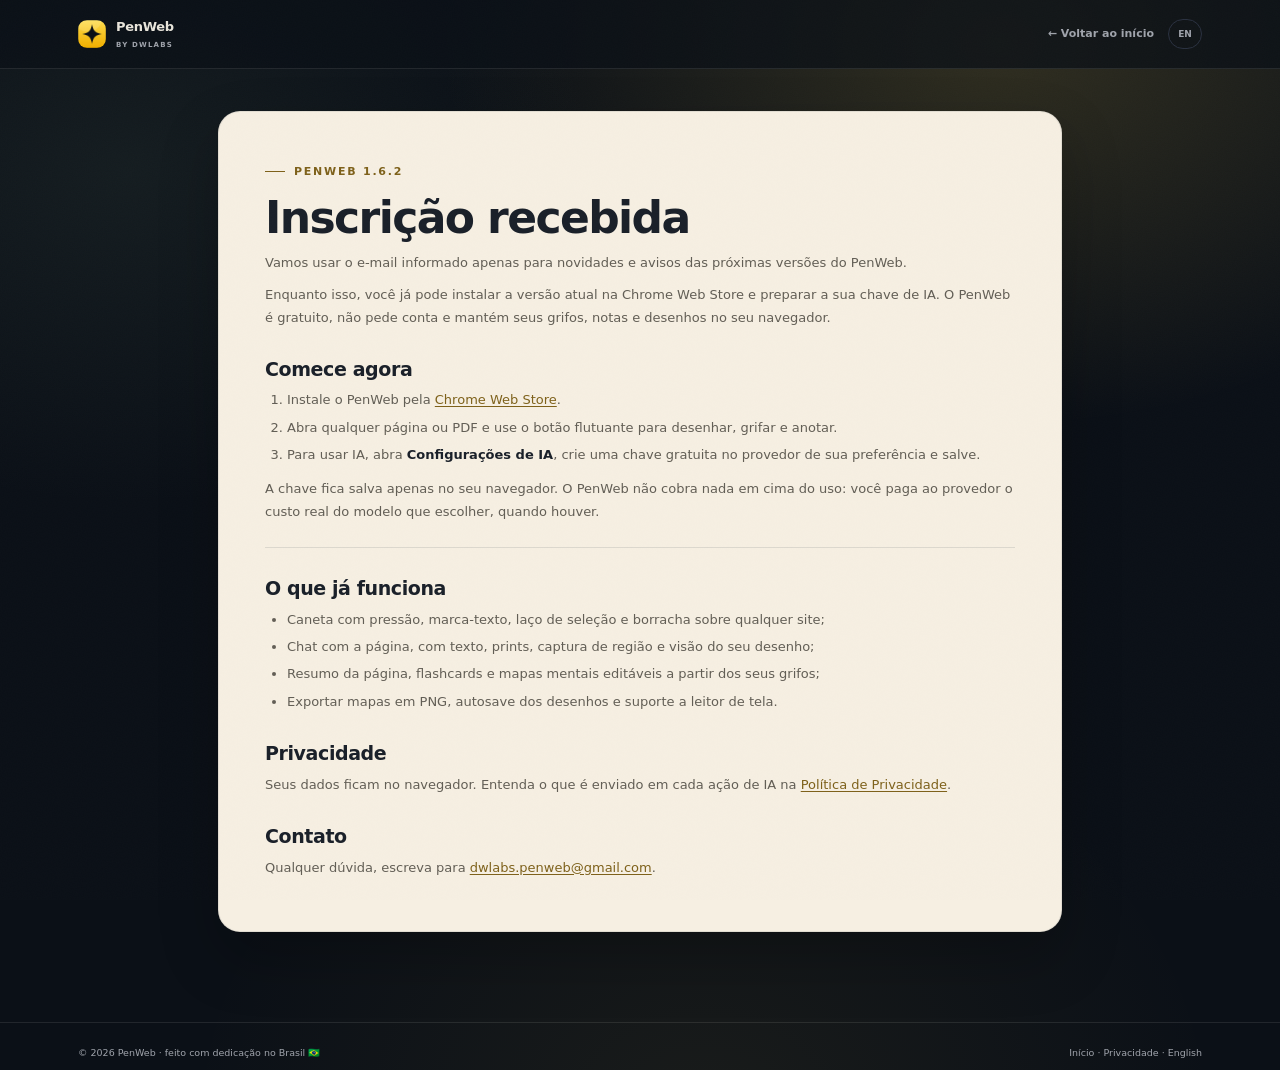
<file: obrigado.html>
<!DOCTYPE html>
<html lang="pt-BR">
<head>
  <meta charset="UTF-8">
  <meta name="viewport" content="width=device-width, initial-scale=1.0">
  <title>Inscrição recebida — PenWeb 1.6.2</title>
  <meta name="description" content="Recebemos sua inscrição para receber novidades do PenWeb.">
  <meta name="robots" content="noindex, follow">
  <link rel="icon" type="image/png" sizes="48x48" href="img/favicon-48.png?v=20261102-3">
  <link rel="icon" type="image/png" sizes="96x96" href="img/favicon-96.png?v=20261102-3">
  <link rel="icon" type="image/png" sizes="144x144" href="img/favicon-144.png?v=20261102-3">
  <link rel="icon" type="image/png" sizes="192x192" href="img/favicon-192.png?v=20261102-3">
  <link rel="apple-touch-icon" sizes="180x180" href="img/apple-touch-icon-180.png?v=20261102-3">
  <link rel="icon" href="favicon.ico" sizes="any">
  <link rel="stylesheet" href="css/style.css?v=20261030-2">
</head>
<body>

<header class="legal-top">
  <div class="container legal-top-inner">
    <a class="brand" href="index.html" aria-label="PenWeb — início">
      <img src="img/icon-128.png" alt="">
      <div><b>PenWeb</b><span>by DWLabs</span></div>
    </a>
    <div class="legal-top-actions">
      <a href="index.html">← Voltar ao início</a>
      <a class="lang" href="en/thanks.html" lang="en" hreflang="en" title="Read in English">EN</a>
    </div>
  </div>
</header>

<main class="legal-page">
  <div class="container legal-wrap">
    <article class="legal-card">
      <span class="eyebrow">PenWeb 1.6.2</span>
      <h1>Inscrição recebida</h1>
      <p class="legal-meta">Vamos usar o e-mail informado apenas para novidades e avisos das próximas versões do PenWeb.</p>

      <p>
        Enquanto isso, você já pode instalar a versão atual na Chrome Web Store e preparar a sua chave de IA.
        O PenWeb é gratuito, não pede conta e mantém seus grifos, notas e desenhos no seu navegador.
      </p>

      <h2>Comece agora</h2>
      <ol>
        <li>Instale o PenWeb pela <a href="https://chromewebstore.google.com/detail/penweb/mmbhcihaimenkcagobpnkopbhdcgpopd" target="_blank" rel="noopener">Chrome Web Store</a>.</li>
        <li>Abra qualquer página ou PDF e use o botão flutuante para desenhar, grifar e anotar.</li>
        <li>Para usar IA, abra <strong>Configurações de IA</strong>, crie uma chave gratuita no provedor de sua preferência e salve.</li>
      </ol>
      <p>
        A chave fica salva apenas no seu navegador. O PenWeb não cobra nada em cima do uso:
        você paga ao provedor o custo real do modelo que escolher, quando houver.
      </p>

      <div class="legal-rule"></div>

      <h2>O que já funciona</h2>
      <ul>
        <li>Caneta com pressão, marca-texto, laço de seleção e borracha sobre qualquer site;</li>
        <li>Chat com a página, com texto, prints, captura de região e visão do seu desenho;</li>
        <li>Resumo da página, flashcards e mapas mentais editáveis a partir dos seus grifos;</li>
        <li>Exportar mapas em PNG, autosave dos desenhos e suporte a leitor de tela.</li>
      </ul>

      <h2>Privacidade</h2>
      <p>
        Seus dados ficam no navegador. Entenda o que é enviado em cada ação de IA na
        <a href="privacidade.html">Política de Privacidade</a>.
      </p>

      <h2>Contato</h2>
      <p>
        Qualquer dúvida, escreva para
        <a href="mailto:dwlabs.penweb@gmail.com">dwlabs.penweb@gmail.com</a>.
      </p>
    </article>
  </div>
</main>

<footer class="legal-footer">
  <div class="container legal-footer-inner">
    <span>© 2026 PenWeb · feito com dedicação no Brasil 🇧🇷</span>
    <span><a href="index.html">Início</a> · <a href="privacidade.html">Privacidade</a> · <a href="en/thanks.html" hreflang="en" lang="en">English</a></span>
  </div>
</footer>

</body>
</html>
</file>
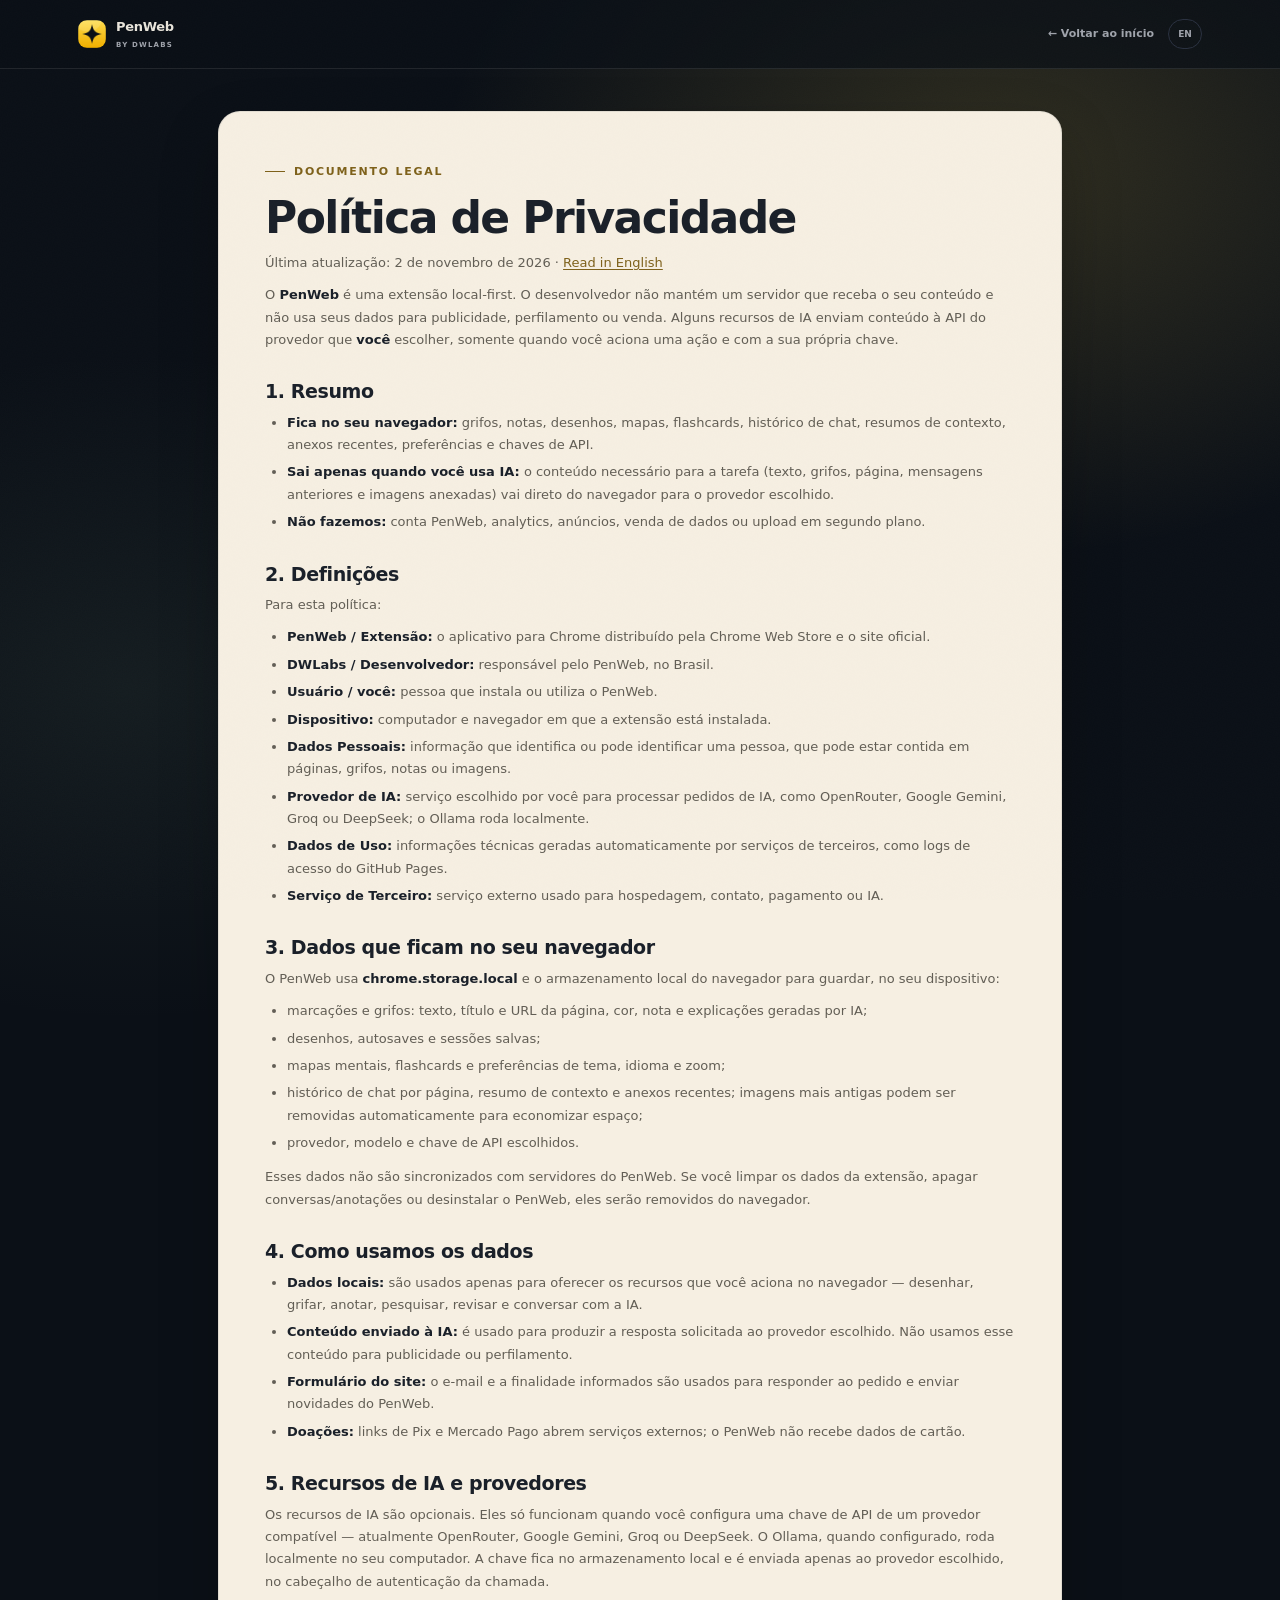
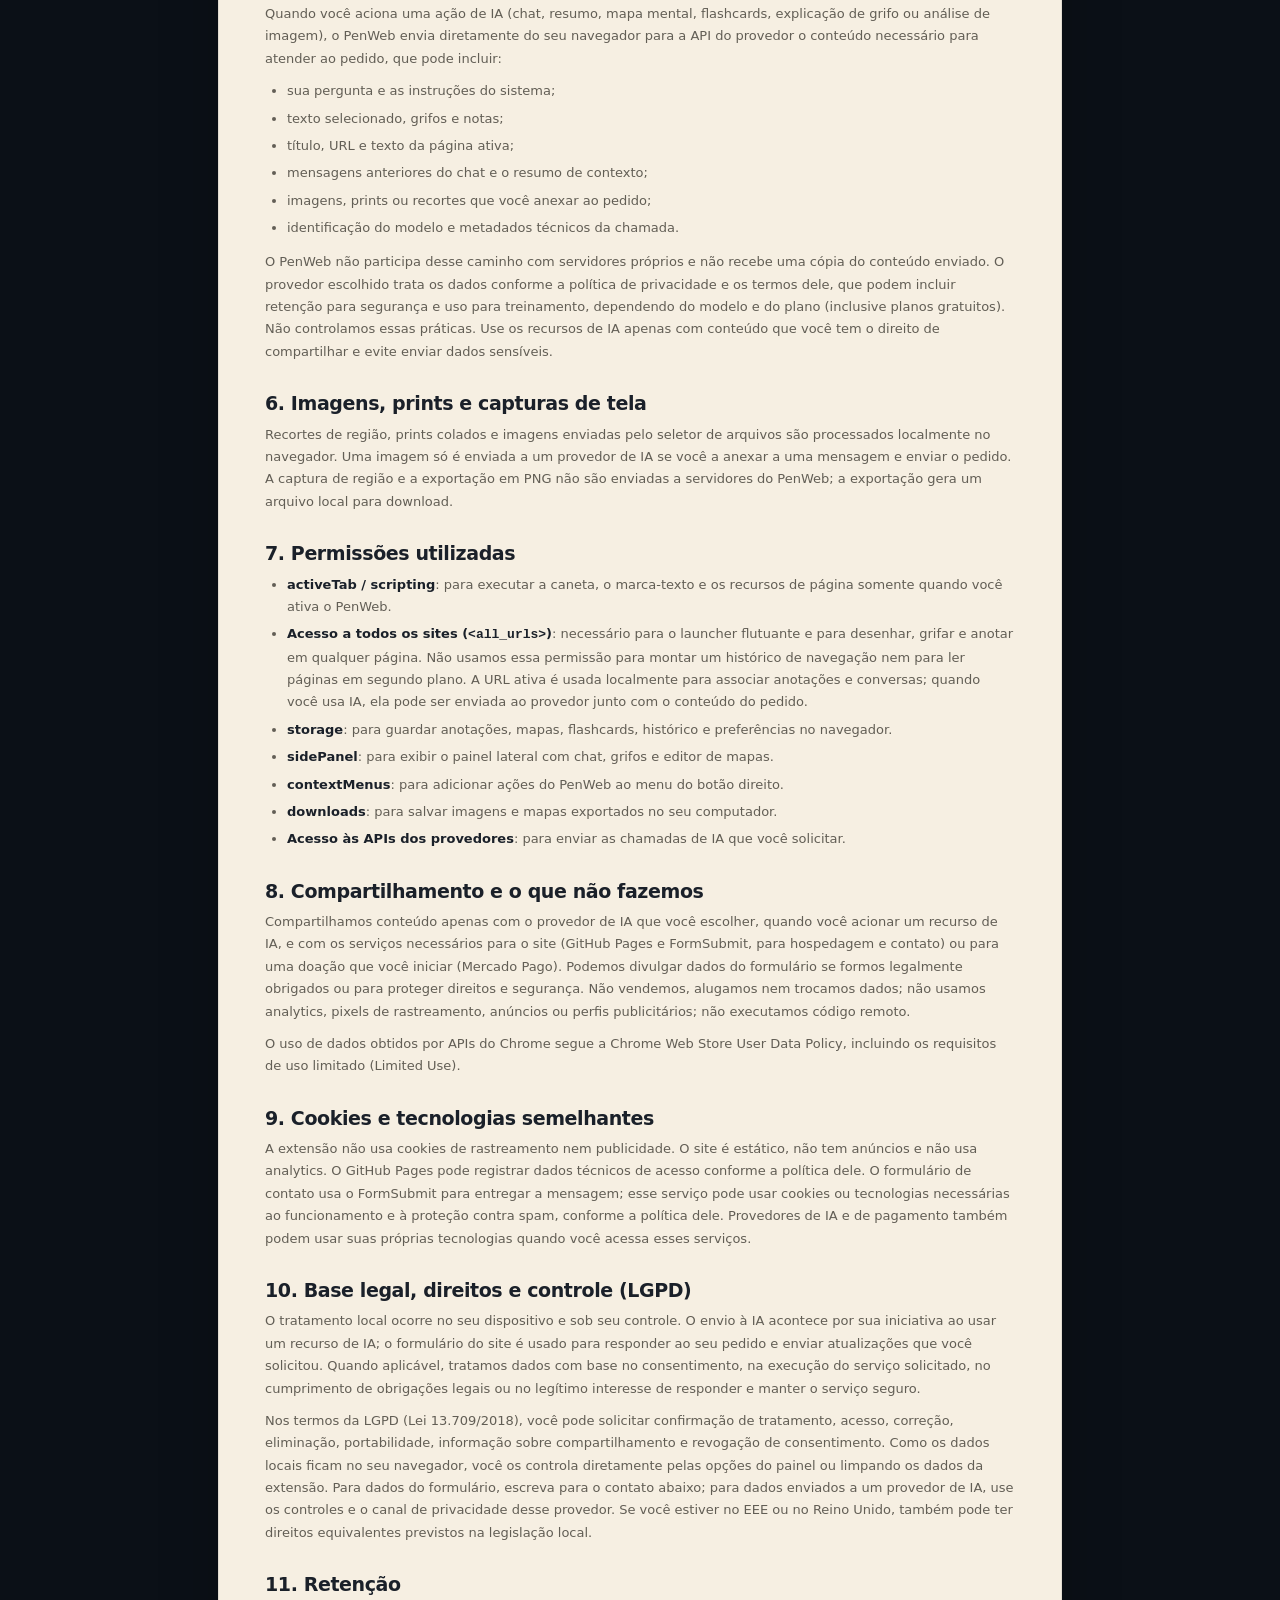
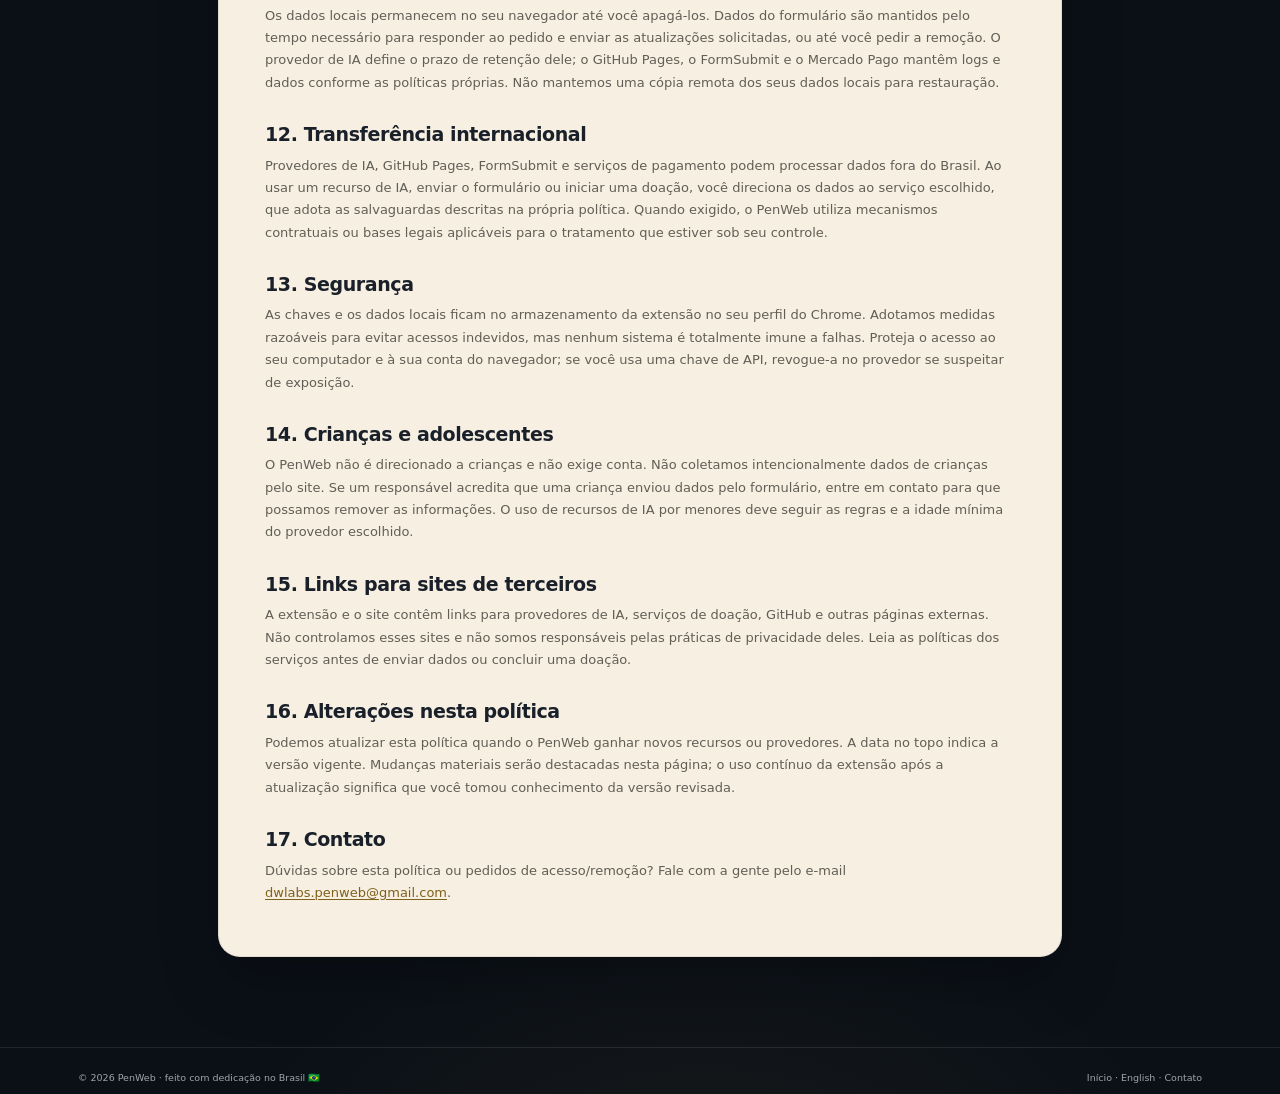
<file: privacidade.html>
<!DOCTYPE html>
<html lang="pt-BR">
<head>
  <meta charset="UTF-8">
  <meta name="viewport" content="width=device-width, initial-scale=1.0">
  <title>Política de Privacidade — PenWeb</title>
  <meta name="description" content="Política de privacidade do PenWeb: anotações e chaves ficam no seu navegador; conteúdo só vai ao provedor de IA escolhido quando você usa um recurso de IA.">
  <link rel="canonical" href="https://thallyz.github.io/penweb/privacidade.html">
  <link rel="alternate" hreflang="pt-BR" href="https://thallyz.github.io/penweb/privacidade.html">
  <link rel="alternate" hreflang="en" href="https://thallyz.github.io/penweb/en/privacy.html">
  <link rel="alternate" hreflang="x-default" href="https://thallyz.github.io/penweb/privacidade.html">
  <meta name="robots" content="index, follow">
  <link rel="icon" type="image/png" sizes="48x48" href="img/favicon-48.png?v=20261102-3">
  <link rel="icon" type="image/png" sizes="96x96" href="img/favicon-96.png?v=20261102-3">
  <link rel="icon" type="image/png" sizes="144x144" href="img/favicon-144.png?v=20261102-3">
  <link rel="icon" type="image/png" sizes="192x192" href="img/favicon-192.png?v=20261102-3">
  <link rel="apple-touch-icon" sizes="180x180" href="img/apple-touch-icon-180.png?v=20261102-3">
  <link rel="icon" href="favicon.ico" sizes="any">
  <link rel="stylesheet" href="css/style.css?v=20261030-2">
</head>
<body>

<header class="legal-top">
  <div class="container legal-top-inner">
    <a class="brand" href="index.html" aria-label="PenWeb — início">
      <img src="img/icon-128.png" alt="">
      <div><b>PenWeb</b><span>by DWLabs</span></div>
    </a>
    <div class="legal-top-actions">
      <a href="index.html">← Voltar ao início</a>
      <a class="lang" href="en/privacy.html" lang="en" hreflang="en" title="Read in English">EN</a>
    </div>
  </div>
</header>

<main class="legal-page">
  <div class="container legal-wrap">
    <article class="legal-card">
      <span class="eyebrow">Documento legal</span>
      <h1>Política de Privacidade</h1>
      <p class="legal-meta">Última atualização: 2 de novembro de 2026 · <a href="en/privacy.html" lang="en" hreflang="en">Read in English</a></p>

      <p>
        O <strong>PenWeb</strong> é uma extensão local-first. O desenvolvedor não mantém
        um servidor que receba o seu conteúdo e não usa seus dados para publicidade,
        perfilamento ou venda. Alguns recursos de IA enviam conteúdo à API do provedor
        que <strong>você</strong> escolher, somente quando você aciona uma ação e com a
        sua própria chave.
      </p>

      <h2>1. Resumo</h2>
      <ul>
        <li><strong>Fica no seu navegador:</strong> grifos, notas, desenhos, mapas, flashcards, histórico de chat, resumos de contexto, anexos recentes, preferências e chaves de API.</li>
        <li><strong>Sai apenas quando você usa IA:</strong> o conteúdo necessário para a tarefa (texto, grifos, página, mensagens anteriores e imagens anexadas) vai direto do navegador para o provedor escolhido.</li>
        <li><strong>Não fazemos:</strong> conta PenWeb, analytics, anúncios, venda de dados ou upload em segundo plano.</li>
      </ul>

      <h2>2. Definições</h2>
      <p>Para esta política:</p>
      <ul>
        <li><strong>PenWeb / Extensão:</strong> o aplicativo para Chrome distribuído pela Chrome Web Store e o site oficial.</li>
        <li><strong>DWLabs / Desenvolvedor:</strong> responsável pelo PenWeb, no Brasil.</li>
        <li><strong>Usuário / você:</strong> pessoa que instala ou utiliza o PenWeb.</li>
        <li><strong>Dispositivo:</strong> computador e navegador em que a extensão está instalada.</li>
        <li><strong>Dados Pessoais:</strong> informação que identifica ou pode identificar uma pessoa, que pode estar contida em páginas, grifos, notas ou imagens.</li>
        <li><strong>Provedor de IA:</strong> serviço escolhido por você para processar pedidos de IA, como OpenRouter, Google Gemini, Groq ou DeepSeek; o Ollama roda localmente.</li>
        <li><strong>Dados de Uso:</strong> informações técnicas geradas automaticamente por serviços de terceiros, como logs de acesso do GitHub Pages.</li>
        <li><strong>Serviço de Terceiro:</strong> serviço externo usado para hospedagem, contato, pagamento ou IA.</li>
      </ul>

      <h2>3. Dados que ficam no seu navegador</h2>
      <p>
        O PenWeb usa <strong>chrome.storage.local</strong> e o armazenamento local do
        navegador para guardar, no seu dispositivo:
      </p>
      <ul>
        <li>marcações e grifos: texto, título e URL da página, cor, nota e explicações geradas por IA;</li>
        <li>desenhos, autosaves e sessões salvas;</li>
        <li>mapas mentais, flashcards e preferências de tema, idioma e zoom;</li>
        <li>histórico de chat por página, resumo de contexto e anexos recentes; imagens mais antigas podem ser removidas automaticamente para economizar espaço;</li>
        <li>provedor, modelo e chave de API escolhidos.</li>
      </ul>
      <p>
        Esses dados não são sincronizados com servidores do PenWeb. Se você limpar os
        dados da extensão, apagar conversas/anotações ou desinstalar o PenWeb, eles
        serão removidos do navegador.
      </p>

      <h2>4. Como usamos os dados</h2>
      <ul>
        <li><strong>Dados locais:</strong> são usados apenas para oferecer os recursos que você aciona no navegador — desenhar, grifar, anotar, pesquisar, revisar e conversar com a IA.</li>
        <li><strong>Conteúdo enviado à IA:</strong> é usado para produzir a resposta solicitada ao provedor escolhido. Não usamos esse conteúdo para publicidade ou perfilamento.</li>
        <li><strong>Formulário do site:</strong> o e-mail e a finalidade informados são usados para responder ao pedido e enviar novidades do PenWeb.</li>
        <li><strong>Doações:</strong> links de Pix e Mercado Pago abrem serviços externos; o PenWeb não recebe dados de cartão.</li>
      </ul>

      <h2>5. Recursos de IA e provedores</h2>
      <p>
        Os recursos de IA são opcionais. Eles só funcionam quando você configura uma
        chave de API de um provedor compatível — atualmente OpenRouter, Google Gemini,
        Groq ou DeepSeek. O Ollama, quando configurado, roda localmente no seu
        computador. A chave fica no armazenamento local e é enviada apenas ao provedor
        escolhido, no cabeçalho de autenticação da chamada.
      </p>
      <p>
        Quando você aciona uma ação de IA (chat, resumo, mapa mental, flashcards,
        explicação de grifo ou análise de imagem), o PenWeb envia diretamente do seu
        navegador para a API do provedor o conteúdo necessário para atender ao pedido,
        que pode incluir:
      </p>
      <ul>
        <li>sua pergunta e as instruções do sistema;</li>
        <li>texto selecionado, grifos e notas;</li>
        <li>título, URL e texto da página ativa;</li>
        <li>mensagens anteriores do chat e o resumo de contexto;</li>
        <li>imagens, prints ou recortes que você anexar ao pedido;</li>
        <li>identificação do modelo e metadados técnicos da chamada.</li>
      </ul>
      <p>
        O PenWeb não participa desse caminho com servidores próprios e não recebe uma
        cópia do conteúdo enviado. O provedor escolhido trata os dados conforme a
        política de privacidade e os termos dele, que podem incluir retenção para
        segurança e uso para treinamento, dependendo do modelo e do plano (inclusive
        planos gratuitos). Não controlamos essas práticas. Use os recursos de IA apenas
        com conteúdo que você tem o direito de compartilhar e evite enviar dados
        sensíveis.
      </p>

      <h2>6. Imagens, prints e capturas de tela</h2>
      <p>
        Recortes de região, prints colados e imagens enviadas pelo seletor de arquivos
        são processados localmente no navegador. Uma imagem só é enviada a um provedor
        de IA se você a anexar a uma mensagem e enviar o pedido. A captura de região e
        a exportação em PNG não são enviadas a servidores do PenWeb; a exportação gera
        um arquivo local para download.
      </p>

      <h2>7. Permissões utilizadas</h2>
      <ul>
        <li><strong>activeTab / scripting</strong>: para executar a caneta, o marca-texto e os recursos de página somente quando você ativa o PenWeb.</li>
        <li><strong>Acesso a todos os sites (<code>&lt;all_urls&gt;</code>)</strong>: necessário para o launcher flutuante e para desenhar, grifar e anotar em qualquer página. Não usamos essa permissão para montar um histórico de navegação nem para ler páginas em segundo plano. A URL ativa é usada localmente para associar anotações e conversas; quando você usa IA, ela pode ser enviada ao provedor junto com o conteúdo do pedido.</li>
        <li><strong>storage</strong>: para guardar anotações, mapas, flashcards, histórico e preferências no navegador.</li>
        <li><strong>sidePanel</strong>: para exibir o painel lateral com chat, grifos e editor de mapas.</li>
        <li><strong>contextMenus</strong>: para adicionar ações do PenWeb ao menu do botão direito.</li>
        <li><strong>downloads</strong>: para salvar imagens e mapas exportados no seu computador.</li>
        <li><strong>Acesso às APIs dos provedores</strong>: para enviar as chamadas de IA que você solicitar.</li>
      </ul>

      <h2>8. Compartilhamento e o que não fazemos</h2>
      <p>
        Compartilhamos conteúdo apenas com o provedor de IA que você escolher, quando
        você acionar um recurso de IA, e com os serviços necessários para o site
        (GitHub Pages e FormSubmit, para hospedagem e contato) ou para uma doação que
        você iniciar (Mercado Pago). Podemos divulgar dados do formulário se formos
        legalmente obrigados ou para proteger direitos e segurança. Não vendemos,
        alugamos nem trocamos dados; não usamos analytics, pixels de rastreamento,
        anúncios ou perfis publicitários; não executamos código remoto.
      </p>
      <p>
        O uso de dados obtidos por APIs do Chrome segue a Chrome Web Store User Data
        Policy, incluindo os requisitos de uso limitado (Limited Use).
      </p>

      <h2>9. Cookies e tecnologias semelhantes</h2>
      <p>
        A extensão não usa cookies de rastreamento nem publicidade. O site é estático,
        não tem anúncios e não usa analytics. O GitHub Pages pode registrar dados
        técnicos de acesso conforme a política dele. O formulário de contato usa o
        FormSubmit para entregar a mensagem; esse serviço pode usar cookies ou
        tecnologias necessárias ao funcionamento e à proteção contra spam, conforme a
        política dele. Provedores de IA e de pagamento também podem usar suas próprias
        tecnologias quando você acessa esses serviços.
      </p>

      <h2>10. Base legal, direitos e controle (LGPD)</h2>
      <p>
        O tratamento local ocorre no seu dispositivo e sob seu controle. O envio à IA
        acontece por sua iniciativa ao usar um recurso de IA; o formulário do site é
        usado para responder ao seu pedido e enviar atualizações que você solicitou.
        Quando aplicável, tratamos dados com base no consentimento, na execução do
        serviço solicitado, no cumprimento de obrigações legais ou no legítimo
        interesse de responder e manter o serviço seguro.
      </p>
      <p>
        Nos termos da LGPD (Lei 13.709/2018), você pode solicitar confirmação de
        tratamento, acesso, correção, eliminação, portabilidade, informação sobre
        compartilhamento e revogação de consentimento. Como os dados locais ficam no seu
        navegador, você os controla diretamente pelas opções do painel ou limpando os
        dados da extensão. Para dados do formulário, escreva para o contato abaixo; para
        dados enviados a um provedor de IA, use os controles e o canal de privacidade
        desse provedor. Se você estiver no EEE ou no Reino Unido, também pode ter
        direitos equivalentes previstos na legislação local.
      </p>

      <h2>11. Retenção</h2>
      <p>
        Os dados locais permanecem no seu navegador até você apagá-los. Dados do
        formulário são mantidos pelo tempo necessário para responder ao pedido e enviar
        as atualizações solicitadas, ou até você pedir a remoção. O provedor de IA
        define o prazo de retenção dele; o GitHub Pages, o FormSubmit e o Mercado Pago
        mantêm logs e dados conforme as políticas próprias. Não mantemos uma cópia
        remota dos seus dados locais para restauração.
      </p>

      <h2>12. Transferência internacional</h2>
      <p>
        Provedores de IA, GitHub Pages, FormSubmit e serviços de pagamento podem
        processar dados fora do Brasil. Ao usar um recurso de IA, enviar o formulário ou
        iniciar uma doação, você direciona os dados ao serviço escolhido, que adota as
        salvaguardas descritas na própria política. Quando exigido, o PenWeb utiliza
        mecanismos contratuais ou bases legais aplicáveis para o tratamento que estiver
        sob seu controle.
      </p>

      <h2>13. Segurança</h2>
      <p>
        As chaves e os dados locais ficam no armazenamento da extensão no seu perfil do
        Chrome. Adotamos medidas razoáveis para evitar acessos indevidos, mas nenhum
        sistema é totalmente imune a falhas. Proteja o acesso ao seu computador e à sua
        conta do navegador; se você usa uma chave de API, revogue-a no provedor se
        suspeitar de exposição.
      </p>

      <h2>14. Crianças e adolescentes</h2>
      <p>
        O PenWeb não é direcionado a crianças e não exige conta. Não coletamos
        intencionalmente dados de crianças pelo site. Se um responsável acredita que
        uma criança enviou dados pelo formulário, entre em contato para que possamos
        remover as informações. O uso de recursos de IA por menores deve seguir as
        regras e a idade mínima do provedor escolhido.
      </p>

      <h2>15. Links para sites de terceiros</h2>
      <p>
        A extensão e o site contêm links para provedores de IA, serviços de doação,
        GitHub e outras páginas externas. Não controlamos esses sites e não somos
        responsáveis pelas práticas de privacidade deles. Leia as políticas dos
        serviços antes de enviar dados ou concluir uma doação.
      </p>

      <h2>16. Alterações nesta política</h2>
      <p>
        Podemos atualizar esta política quando o PenWeb ganhar novos recursos ou
        provedores. A data no topo indica a versão vigente. Mudanças materiais serão
        destacadas nesta página; o uso contínuo da extensão após a atualização
        significa que você tomou conhecimento da versão revisada.
      </p>

      <h2>17. Contato</h2>
      <p>
        Dúvidas sobre esta política ou pedidos de acesso/remoção? Fale com a gente pelo
        e-mail <a href="mailto:dwlabs.penweb@gmail.com">dwlabs.penweb@gmail.com</a>.
      </p>
    </article>
  </div>
</main>

<footer class="legal-footer">
  <div class="container legal-footer-inner">
    <span>© 2026 PenWeb · feito com dedicação no Brasil 🇧🇷</span>
    <span><a href="index.html">Início</a> · <a href="en/privacy.html" hreflang="en" lang="en">English</a> · <a href="mailto:dwlabs.penweb@gmail.com">Contato</a></span>
  </div>
</footer>

</body>
</html>
</file>
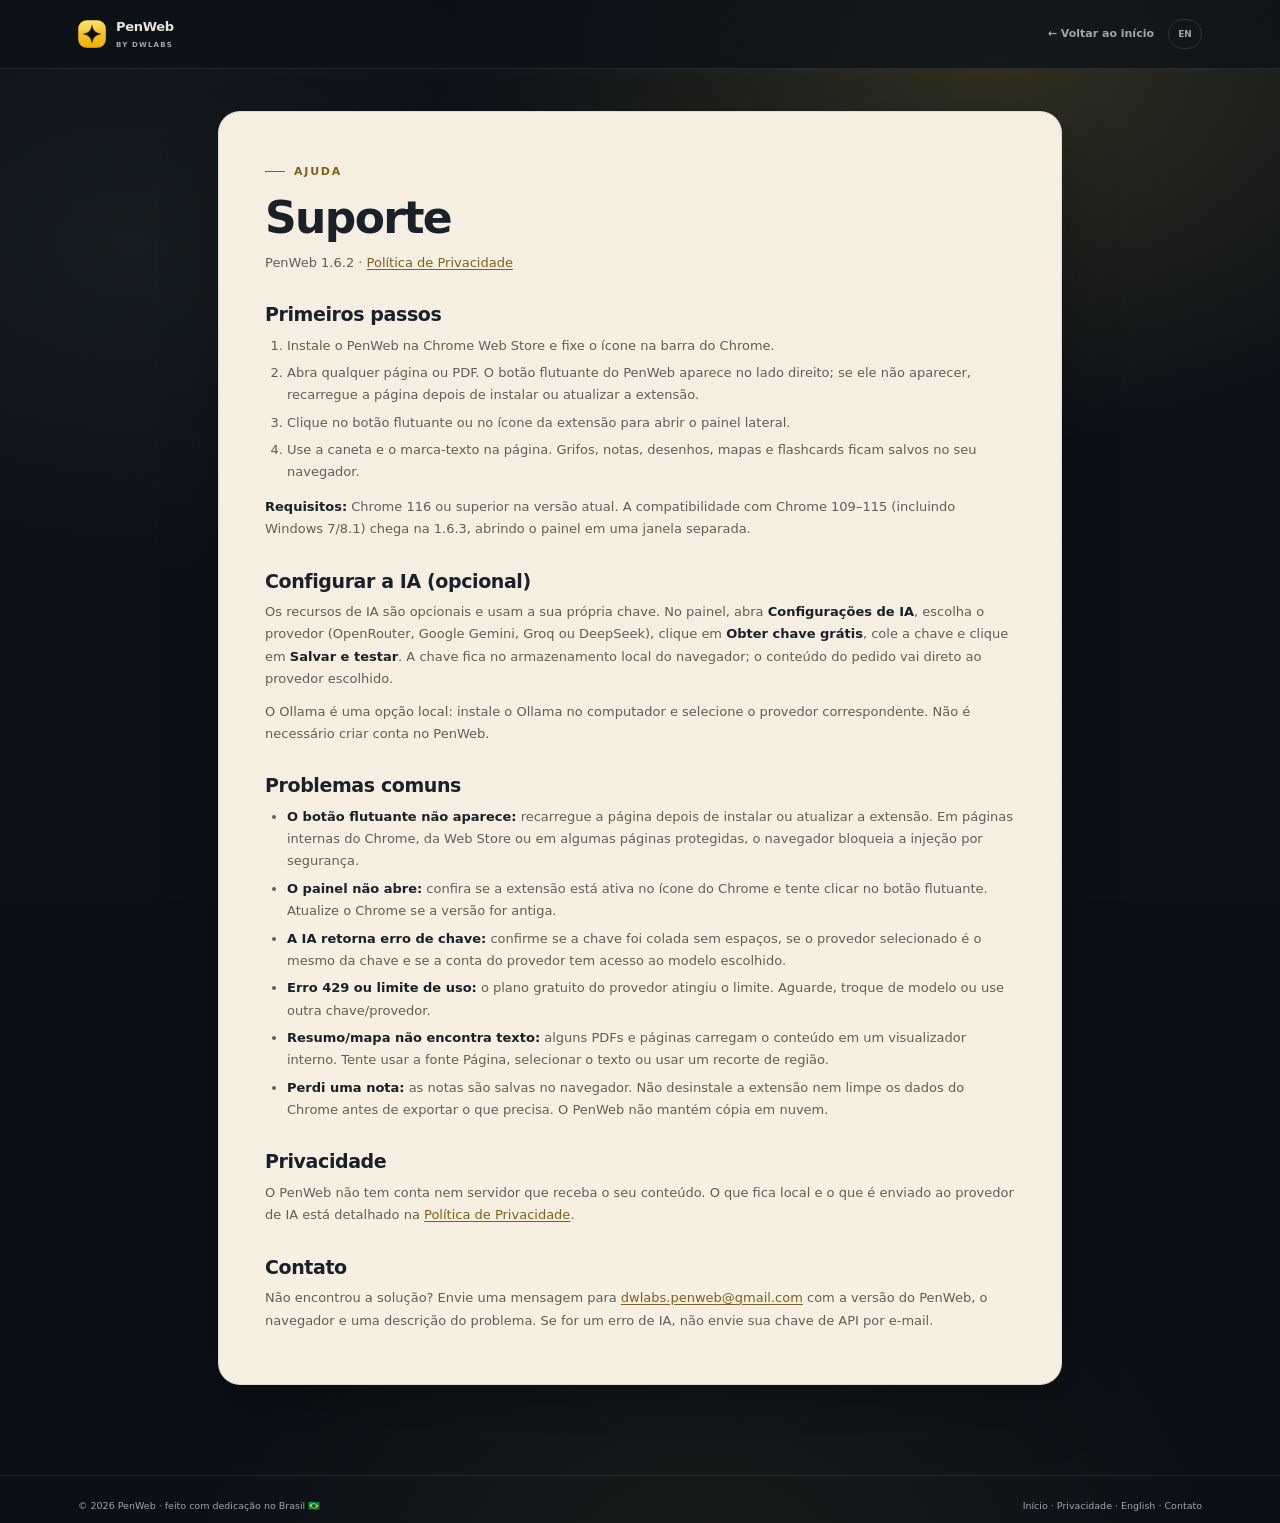
<file: suporte.html>
<!DOCTYPE html>
<html lang="pt-BR">
<head>
  <meta charset="UTF-8">
  <meta name="viewport" content="width=device-width, initial-scale=1.0">
  <title>Suporte — PenWeb</title>
  <meta name="description" content="Ajuda do PenWeb: instalação, caneta, painel lateral, chave de IA, problemas comuns e contato.">
  <link rel="canonical" href="https://thallyz.github.io/penweb/suporte.html">
  <link rel="alternate" hreflang="pt-BR" href="https://thallyz.github.io/penweb/suporte.html">
  <link rel="alternate" hreflang="en" href="https://thallyz.github.io/penweb/en/support.html">
  <link rel="alternate" hreflang="x-default" href="https://thallyz.github.io/penweb/suporte.html">
  <meta name="robots" content="index, follow">
  <link rel="icon" type="image/png" sizes="48x48" href="img/favicon-48.png?v=20261102-3">
  <link rel="icon" type="image/png" sizes="96x96" href="img/favicon-96.png?v=20261102-3">
  <link rel="icon" type="image/png" sizes="144x144" href="img/favicon-144.png?v=20261102-3">
  <link rel="icon" type="image/png" sizes="192x192" href="img/favicon-192.png?v=20261102-3">
  <link rel="apple-touch-icon" sizes="180x180" href="img/apple-touch-icon-180.png?v=20261102-3">
  <link rel="icon" href="favicon.ico" sizes="any">
  <link rel="stylesheet" href="css/style.css?v=20261030-2">
</head>
<body>

<header class="legal-top">
  <div class="container legal-top-inner">
    <a class="brand" href="index.html" aria-label="PenWeb — início">
      <img src="img/icon-128.png" alt="">
      <div><b>PenWeb</b><span>by DWLabs</span></div>
    </a>
    <div class="legal-top-actions">
      <a href="index.html">← Voltar ao início</a>
      <a class="lang" href="en/support.html" lang="en" hreflang="en" title="Read in English">EN</a>
    </div>
  </div>
</header>

<main class="legal-page">
  <div class="container legal-wrap">
    <article class="legal-card">
      <span class="eyebrow">Ajuda</span>
      <h1>Suporte</h1>
      <p class="legal-meta">PenWeb 1.6.2 · <a href="privacidade.html">Política de Privacidade</a></p>

      <h2>Primeiros passos</h2>
      <ol>
        <li>Instale o PenWeb na Chrome Web Store e fixe o ícone na barra do Chrome.</li>
        <li>Abra qualquer página ou PDF. O botão flutuante do PenWeb aparece no lado direito; se ele não aparecer, recarregue a página depois de instalar ou atualizar a extensão.</li>
        <li>Clique no botão flutuante ou no ícone da extensão para abrir o painel lateral.</li>
        <li>Use a caneta e o marca-texto na página. Grifos, notas, desenhos, mapas e flashcards ficam salvos no seu navegador.</li>
      </ol>
      <p><strong>Requisitos:</strong> Chrome 116 ou superior na versão atual. A compatibilidade com Chrome 109–115 (incluindo Windows 7/8.1) chega na 1.6.3, abrindo o painel em uma janela separada.</p>

      <h2>Configurar a IA (opcional)</h2>
      <p>
        Os recursos de IA são opcionais e usam a sua própria chave. No painel, abra
        <strong>Configurações de IA</strong>, escolha o provedor (OpenRouter, Google
        Gemini, Groq ou DeepSeek), clique em <strong>Obter chave grátis</strong>, cole a
        chave e clique em <strong>Salvar e testar</strong>. A chave fica no armazenamento
        local do navegador; o conteúdo do pedido vai direto ao provedor escolhido.
      </p>
      <p>
        O Ollama é uma opção local: instale o Ollama no computador e selecione o
        provedor correspondente. Não é necessário criar conta no PenWeb.
      </p>

      <h2>Problemas comuns</h2>
      <ul>
        <li><strong>O botão flutuante não aparece:</strong> recarregue a página depois de instalar ou atualizar a extensão. Em páginas internas do Chrome, da Web Store ou em algumas páginas protegidas, o navegador bloqueia a injeção por segurança.</li>
        <li><strong>O painel não abre:</strong> confira se a extensão está ativa no ícone do Chrome e tente clicar no botão flutuante. Atualize o Chrome se a versão for antiga.</li>
        <li><strong>A IA retorna erro de chave:</strong> confirme se a chave foi colada sem espaços, se o provedor selecionado é o mesmo da chave e se a conta do provedor tem acesso ao modelo escolhido.</li>
        <li><strong>Erro 429 ou limite de uso:</strong> o plano gratuito do provedor atingiu o limite. Aguarde, troque de modelo ou use outra chave/provedor.</li>
        <li><strong>Resumo/mapa não encontra texto:</strong> alguns PDFs e páginas carregam o conteúdo em um visualizador interno. Tente usar a fonte Página, selecionar o texto ou usar um recorte de região.</li>
        <li><strong>Perdi uma nota:</strong> as notas são salvas no navegador. Não desinstale a extensão nem limpe os dados do Chrome antes de exportar o que precisa. O PenWeb não mantém cópia em nuvem.</li>
      </ul>

      <h2>Privacidade</h2>
      <p>
        O PenWeb não tem conta nem servidor que receba o seu conteúdo. O que fica local
        e o que é enviado ao provedor de IA está detalhado na
        <a href="privacidade.html">Política de Privacidade</a>.
      </p>

      <h2>Contato</h2>
      <p>
        Não encontrou a solução? Envie uma mensagem para
        <a href="mailto:dwlabs.penweb@gmail.com">dwlabs.penweb@gmail.com</a> com a versão
        do PenWeb, o navegador e uma descrição do problema. Se for um erro de IA, não
        envie sua chave de API por e-mail.
      </p>
    </article>
  </div>
</main>

<footer class="legal-footer">
  <div class="container legal-footer-inner">
    <span>© 2026 PenWeb · feito com dedicação no Brasil 🇧🇷</span>
    <span><a href="index.html">Início</a> · <a href="privacidade.html">Privacidade</a> · <a href="en/support.html" hreflang="en" lang="en">English</a> · <a href="mailto:dwlabs.penweb@gmail.com">Contato</a></span>
  </div>
</footer>

</body>
</html>
</file>
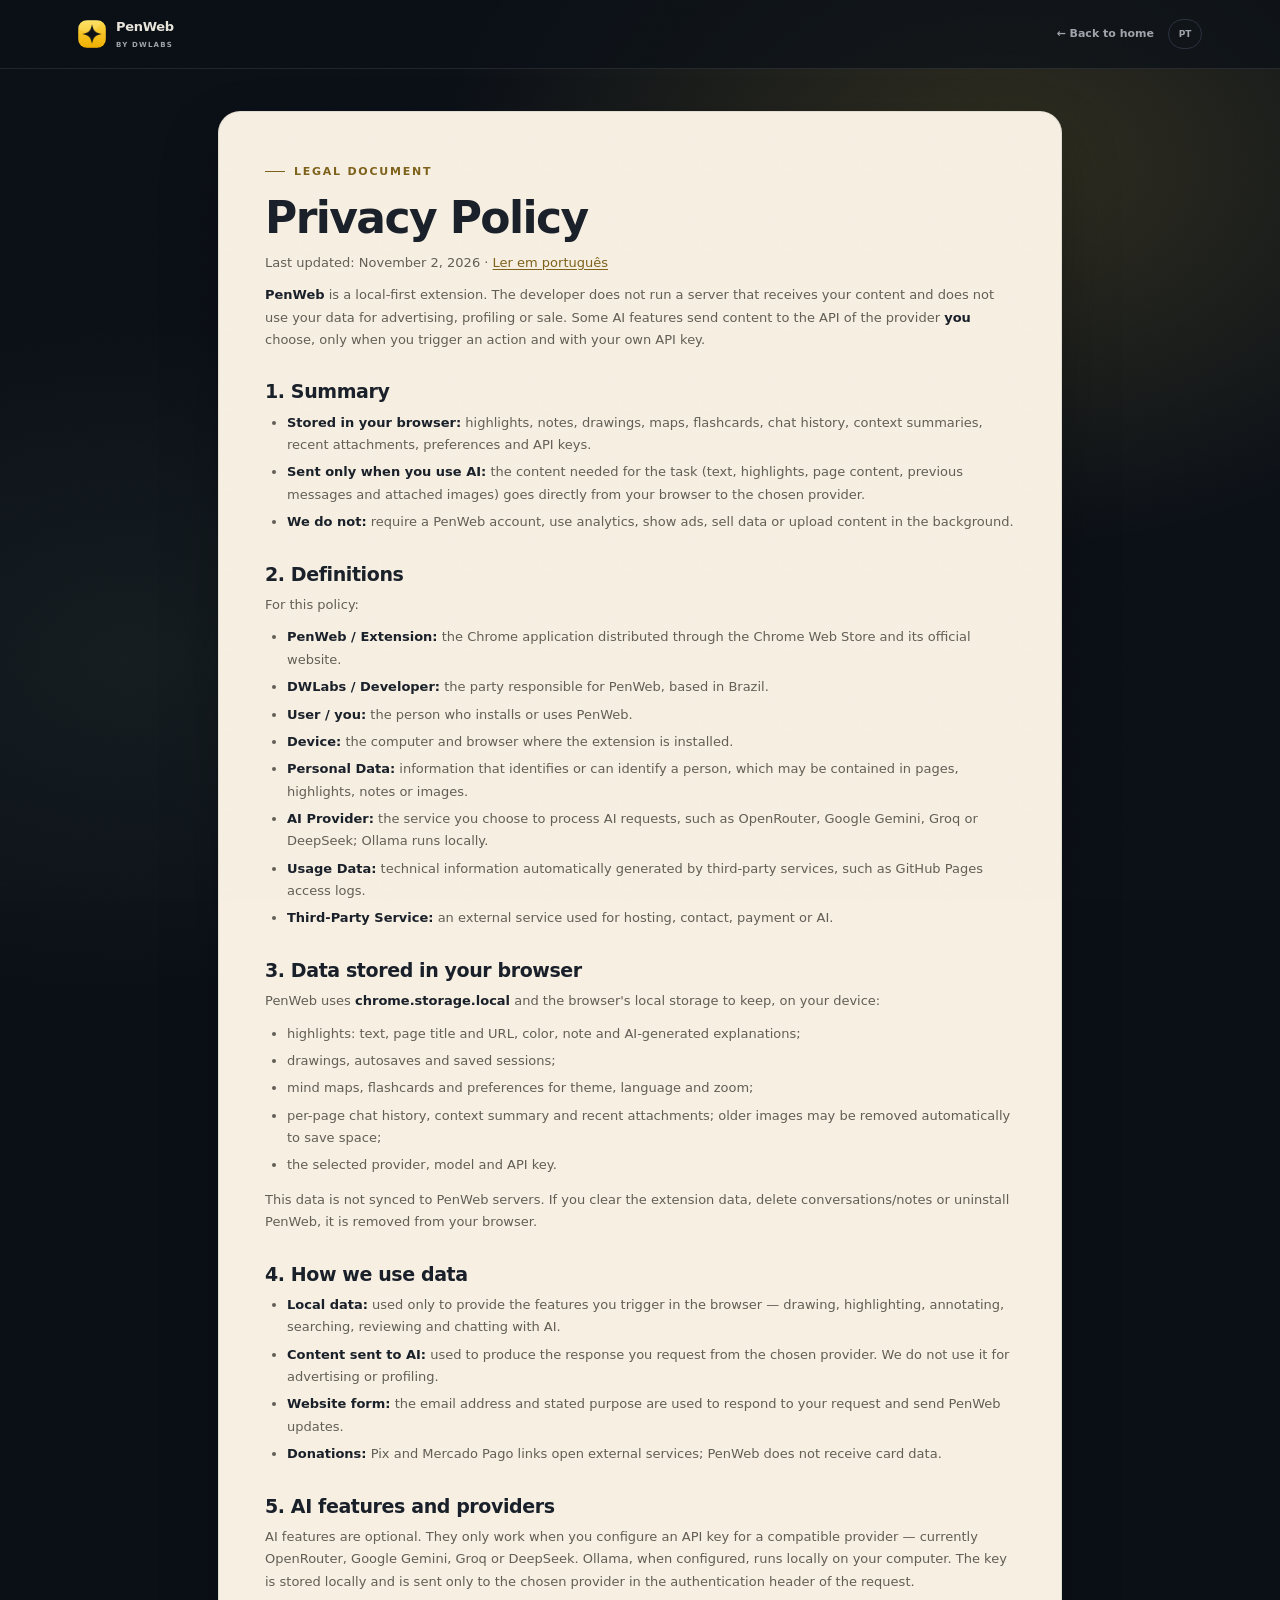
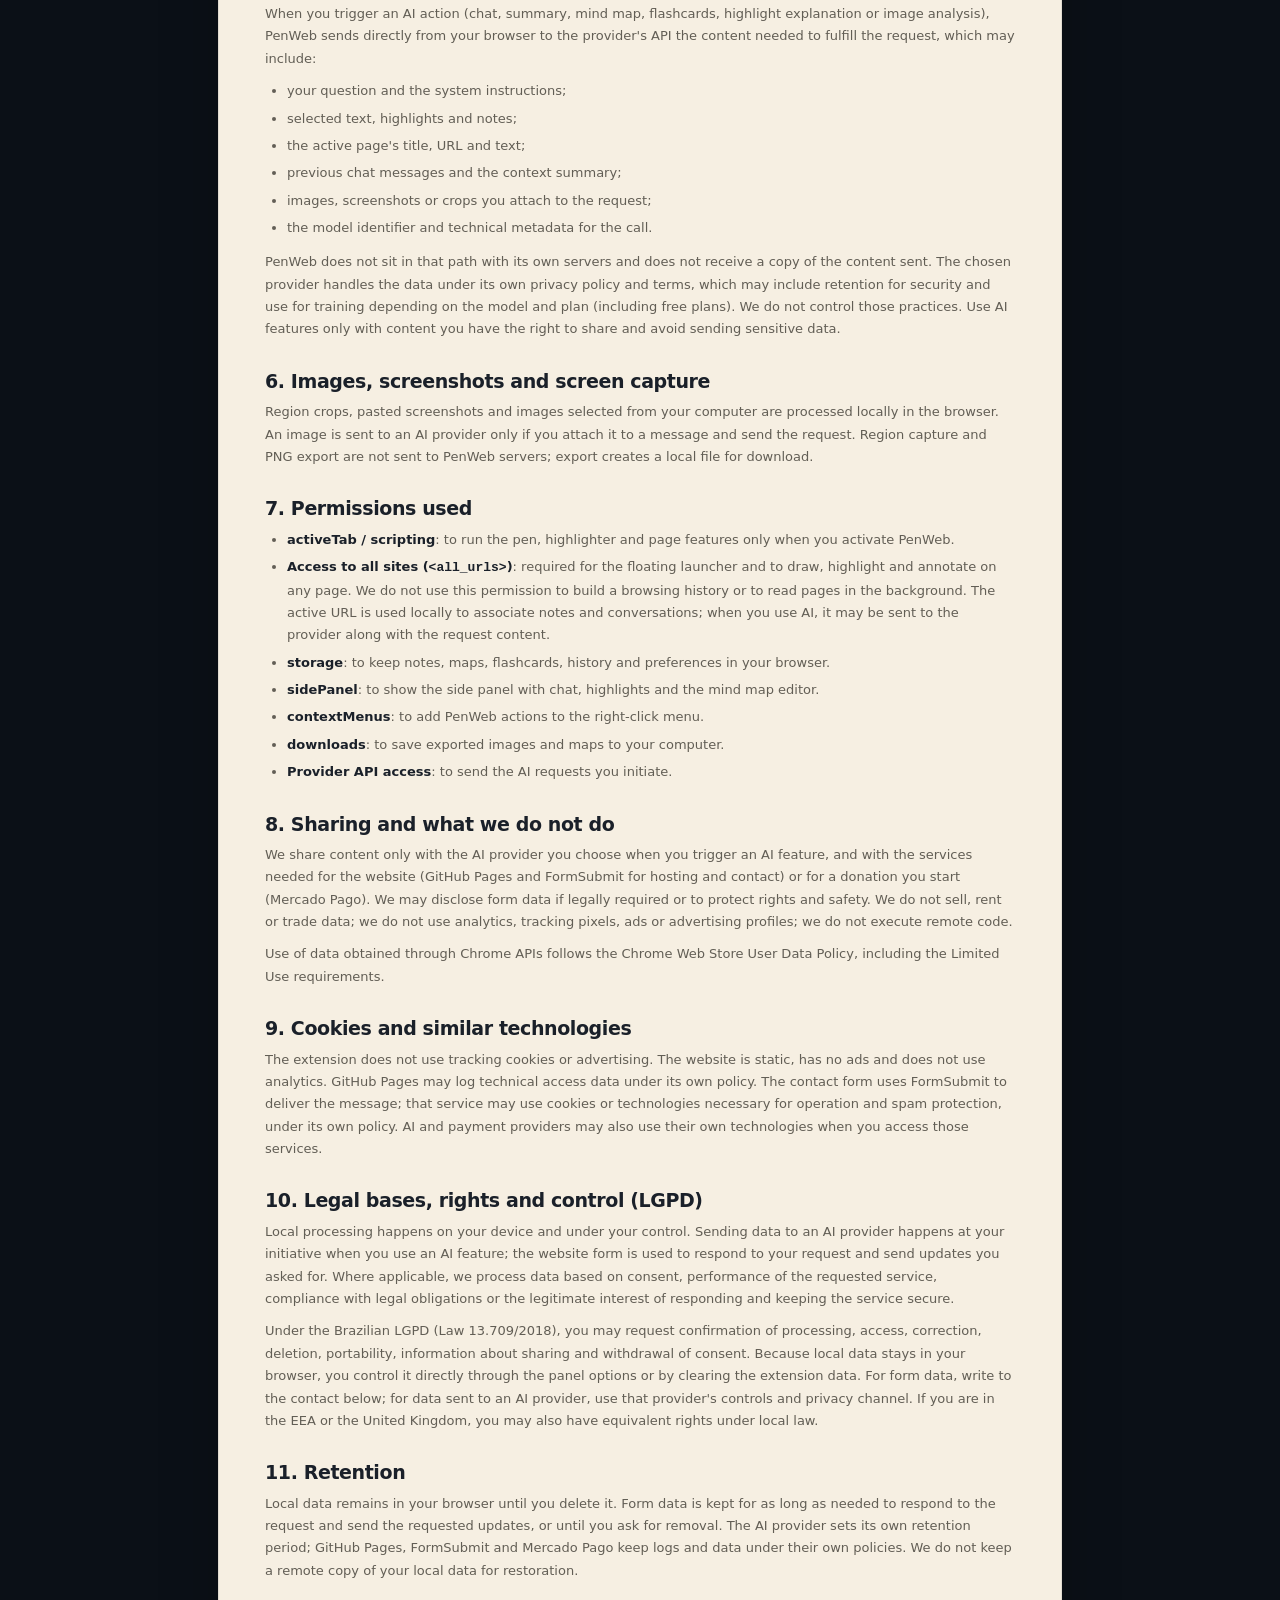
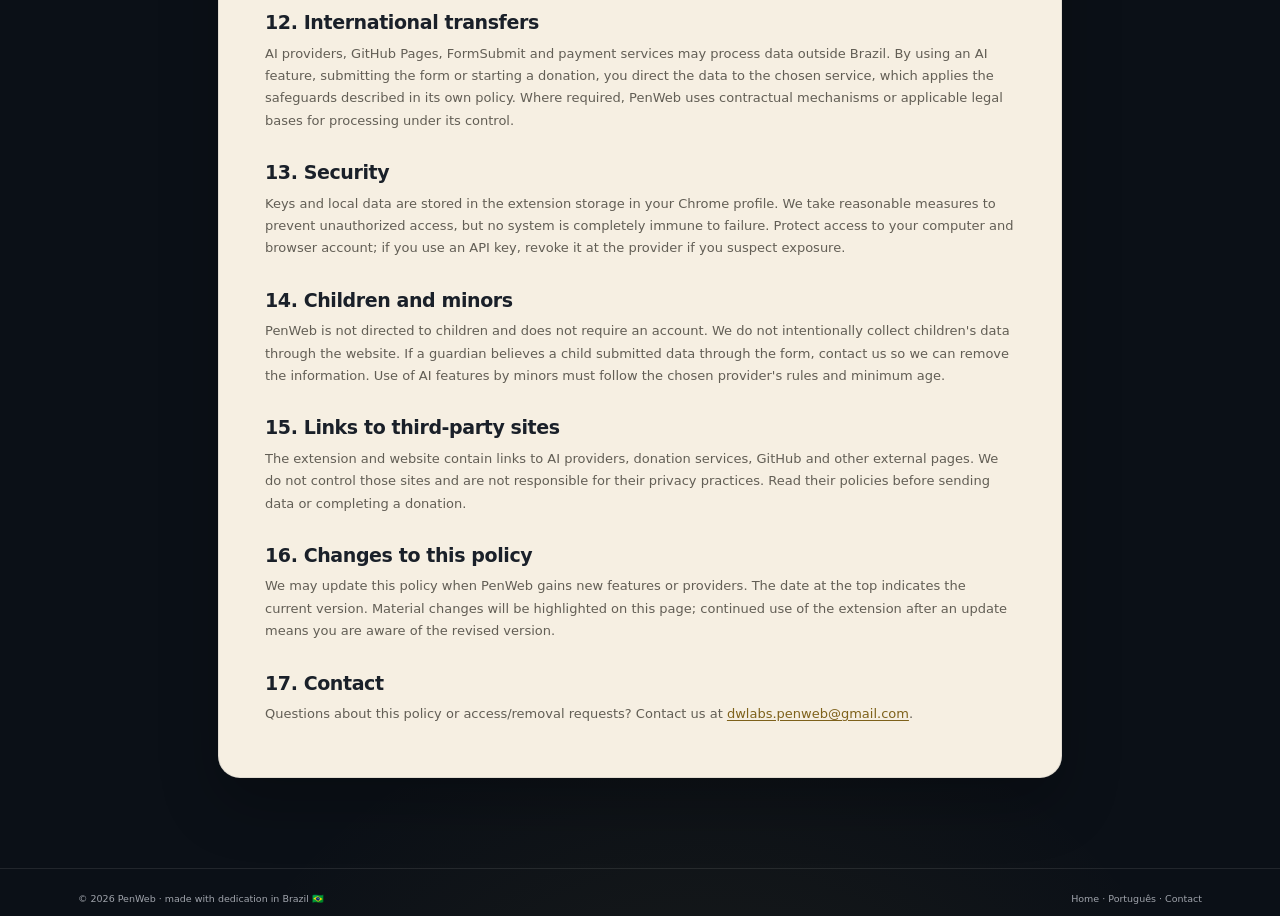
<file: en/privacy.html>
<!DOCTYPE html>
<html lang="en">
<head>
  <meta charset="UTF-8">
  <meta name="viewport" content="width=device-width, initial-scale=1.0">
  <title>Privacy Policy — PenWeb</title>
  <meta name="description" content="PenWeb privacy policy: notes and API keys stay in your browser; content goes only to the AI provider you choose when you use an AI feature.">
  <link rel="canonical" href="https://thallyz.github.io/penweb/en/privacy.html">
  <link rel="alternate" hreflang="pt-BR" href="https://thallyz.github.io/penweb/privacidade.html">
  <link rel="alternate" hreflang="en" href="https://thallyz.github.io/penweb/en/privacy.html">
  <link rel="alternate" hreflang="x-default" href="https://thallyz.github.io/penweb/privacidade.html">
  <meta name="robots" content="index, follow">
  <link rel="icon" type="image/png" sizes="48x48" href="../img/favicon-48.png?v=20261102-3">
  <link rel="icon" type="image/png" sizes="96x96" href="../img/favicon-96.png?v=20261102-3">
  <link rel="icon" type="image/png" sizes="144x144" href="../img/favicon-144.png?v=20261102-3">
  <link rel="icon" type="image/png" sizes="192x192" href="../img/favicon-192.png?v=20261102-3">
  <link rel="apple-touch-icon" sizes="180x180" href="../img/apple-touch-icon-180.png?v=20261102-3">
  <link rel="icon" href="../favicon.ico" sizes="any">
  <link rel="stylesheet" href="../css/style.css?v=20261030-2">
</head>
<body>

<header class="legal-top">
  <div class="container legal-top-inner">
    <a class="brand" href="index.html" aria-label="PenWeb — home">
      <img src="../img/icon-128.png" alt="">
      <div><b>PenWeb</b><span>by DWLabs</span></div>
    </a>
    <div class="legal-top-actions">
      <a href="index.html">← Back to home</a>
      <a class="lang" href="../privacidade.html" lang="pt-BR" hreflang="pt-BR" title="Ler em português">PT</a>
    </div>
  </div>
</header>

<main class="legal-page">
  <div class="container legal-wrap">
    <article class="legal-card">
      <span class="eyebrow">Legal document</span>
      <h1>Privacy Policy</h1>
      <p class="legal-meta">Last updated: November 2, 2026 · <a href="../privacidade.html" lang="pt-BR" hreflang="pt-BR">Ler em português</a></p>

      <p>
        <strong>PenWeb</strong> is a local-first extension. The developer does not run a
        server that receives your content and does not use your data for advertising,
        profiling or sale. Some AI features send content to the API of the provider
        <strong>you</strong> choose, only when you trigger an action and with your own
        API key.
      </p>

      <h2>1. Summary</h2>
      <ul>
        <li><strong>Stored in your browser:</strong> highlights, notes, drawings, maps, flashcards, chat history, context summaries, recent attachments, preferences and API keys.</li>
        <li><strong>Sent only when you use AI:</strong> the content needed for the task (text, highlights, page content, previous messages and attached images) goes directly from your browser to the chosen provider.</li>
        <li><strong>We do not:</strong> require a PenWeb account, use analytics, show ads, sell data or upload content in the background.</li>
      </ul>

      <h2>2. Definitions</h2>
      <p>For this policy:</p>
      <ul>
        <li><strong>PenWeb / Extension:</strong> the Chrome application distributed through the Chrome Web Store and its official website.</li>
        <li><strong>DWLabs / Developer:</strong> the party responsible for PenWeb, based in Brazil.</li>
        <li><strong>User / you:</strong> the person who installs or uses PenWeb.</li>
        <li><strong>Device:</strong> the computer and browser where the extension is installed.</li>
        <li><strong>Personal Data:</strong> information that identifies or can identify a person, which may be contained in pages, highlights, notes or images.</li>
        <li><strong>AI Provider:</strong> the service you choose to process AI requests, such as OpenRouter, Google Gemini, Groq or DeepSeek; Ollama runs locally.</li>
        <li><strong>Usage Data:</strong> technical information automatically generated by third-party services, such as GitHub Pages access logs.</li>
        <li><strong>Third-Party Service:</strong> an external service used for hosting, contact, payment or AI.</li>
      </ul>

      <h2>3. Data stored in your browser</h2>
      <p>
        PenWeb uses <strong>chrome.storage.local</strong> and the browser's local
        storage to keep, on your device:
      </p>
      <ul>
        <li>highlights: text, page title and URL, color, note and AI-generated explanations;</li>
        <li>drawings, autosaves and saved sessions;</li>
        <li>mind maps, flashcards and preferences for theme, language and zoom;</li>
        <li>per-page chat history, context summary and recent attachments; older images may be removed automatically to save space;</li>
        <li>the selected provider, model and API key.</li>
      </ul>
      <p>
        This data is not synced to PenWeb servers. If you clear the extension data,
        delete conversations/notes or uninstall PenWeb, it is removed from your browser.
      </p>

      <h2>4. How we use data</h2>
      <ul>
        <li><strong>Local data:</strong> used only to provide the features you trigger in the browser — drawing, highlighting, annotating, searching, reviewing and chatting with AI.</li>
        <li><strong>Content sent to AI:</strong> used to produce the response you request from the chosen provider. We do not use it for advertising or profiling.</li>
        <li><strong>Website form:</strong> the email address and stated purpose are used to respond to your request and send PenWeb updates.</li>
        <li><strong>Donations:</strong> Pix and Mercado Pago links open external services; PenWeb does not receive card data.</li>
      </ul>

      <h2>5. AI features and providers</h2>
      <p>
        AI features are optional. They only work when you configure an API key for a
        compatible provider — currently OpenRouter, Google Gemini, Groq or DeepSeek.
        Ollama, when configured, runs locally on your computer. The key is stored
        locally and is sent only to the chosen provider in the authentication header of
        the request.
      </p>
      <p>
        When you trigger an AI action (chat, summary, mind map, flashcards, highlight
        explanation or image analysis), PenWeb sends directly from your browser to the
        provider's API the content needed to fulfill the request, which may include:
      </p>
      <ul>
        <li>your question and the system instructions;</li>
        <li>selected text, highlights and notes;</li>
        <li>the active page's title, URL and text;</li>
        <li>previous chat messages and the context summary;</li>
        <li>images, screenshots or crops you attach to the request;</li>
        <li>the model identifier and technical metadata for the call.</li>
      </ul>
      <p>
        PenWeb does not sit in that path with its own servers and does not receive a
        copy of the content sent. The chosen provider handles the data under its own
        privacy policy and terms, which may include retention for security and use for
        training depending on the model and plan (including free plans). We do not
        control those practices. Use AI features only with content you have the right to
        share and avoid sending sensitive data.
      </p>

      <h2>6. Images, screenshots and screen capture</h2>
      <p>
        Region crops, pasted screenshots and images selected from your computer are
        processed locally in the browser. An image is sent to an AI provider only if you
        attach it to a message and send the request. Region capture and PNG export are
        not sent to PenWeb servers; export creates a local file for download.
      </p>

      <h2>7. Permissions used</h2>
      <ul>
        <li><strong>activeTab / scripting</strong>: to run the pen, highlighter and page features only when you activate PenWeb.</li>
        <li><strong>Access to all sites (<code>&lt;all_urls&gt;</code>)</strong>: required for the floating launcher and to draw, highlight and annotate on any page. We do not use this permission to build a browsing history or to read pages in the background. The active URL is used locally to associate notes and conversations; when you use AI, it may be sent to the provider along with the request content.</li>
        <li><strong>storage</strong>: to keep notes, maps, flashcards, history and preferences in your browser.</li>
        <li><strong>sidePanel</strong>: to show the side panel with chat, highlights and the mind map editor.</li>
        <li><strong>contextMenus</strong>: to add PenWeb actions to the right-click menu.</li>
        <li><strong>downloads</strong>: to save exported images and maps to your computer.</li>
        <li><strong>Provider API access</strong>: to send the AI requests you initiate.</li>
      </ul>

      <h2>8. Sharing and what we do not do</h2>
      <p>
        We share content only with the AI provider you choose when you trigger an AI
        feature, and with the services needed for the website (GitHub Pages and
        FormSubmit for hosting and contact) or for a donation you start (Mercado Pago).
        We may disclose form data if legally required or to protect rights and safety.
        We do not sell, rent or trade data; we do not use analytics, tracking pixels,
        ads or advertising profiles; we do not execute remote code.
      </p>
      <p>
        Use of data obtained through Chrome APIs follows the Chrome Web Store User Data
        Policy, including the Limited Use requirements.
      </p>

      <h2>9. Cookies and similar technologies</h2>
      <p>
        The extension does not use tracking cookies or advertising. The website is
        static, has no ads and does not use analytics. GitHub Pages may log technical
        access data under its own policy. The contact form uses FormSubmit to deliver
        the message; that service may use cookies or technologies necessary for
        operation and spam protection, under its own policy. AI and payment providers
        may also use their own technologies when you access those services.
      </p>

      <h2>10. Legal bases, rights and control (LGPD)</h2>
      <p>
        Local processing happens on your device and under your control. Sending data to
        an AI provider happens at your initiative when you use an AI feature; the
        website form is used to respond to your request and send updates you asked for.
        Where applicable, we process data based on consent, performance of the requested
        service, compliance with legal obligations or the legitimate interest of
        responding and keeping the service secure.
      </p>
      <p>
        Under the Brazilian LGPD (Law 13.709/2018), you may request confirmation of
        processing, access, correction, deletion, portability, information about sharing
        and withdrawal of consent. Because local data stays in your browser, you control
        it directly through the panel options or by clearing the extension data. For
        form data, write to the contact below; for data sent to an AI provider, use that
        provider's controls and privacy channel. If you are in the EEA or the United
        Kingdom, you may also have equivalent rights under local law.
      </p>

      <h2>11. Retention</h2>
      <p>
        Local data remains in your browser until you delete it. Form data is kept for as
        long as needed to respond to the request and send the requested updates, or until
        you ask for removal. The AI provider sets its own retention period; GitHub
        Pages, FormSubmit and Mercado Pago keep logs and data under their own policies.
        We do not keep a remote copy of your local data for restoration.
      </p>

      <h2>12. International transfers</h2>
      <p>
        AI providers, GitHub Pages, FormSubmit and payment services may process data
        outside Brazil. By using an AI feature, submitting the form or starting a
        donation, you direct the data to the chosen service, which applies the
        safeguards described in its own policy. Where required, PenWeb uses contractual
        mechanisms or applicable legal bases for processing under its control.
      </p>

      <h2>13. Security</h2>
      <p>
        Keys and local data are stored in the extension storage in your Chrome profile.
        We take reasonable measures to prevent unauthorized access, but no system is
        completely immune to failure. Protect access to your computer and browser
        account; if you use an API key, revoke it at the provider if you suspect
        exposure.
      </p>

      <h2>14. Children and minors</h2>
      <p>
        PenWeb is not directed to children and does not require an account. We do not
        intentionally collect children's data through the website. If a guardian
        believes a child submitted data through the form, contact us so we can remove
        the information. Use of AI features by minors must follow the chosen provider's
        rules and minimum age.
      </p>

      <h2>15. Links to third-party sites</h2>
      <p>
        The extension and website contain links to AI providers, donation services,
        GitHub and other external pages. We do not control those sites and are not
        responsible for their privacy practices. Read their policies before sending
        data or completing a donation.
      </p>

      <h2>16. Changes to this policy</h2>
      <p>
        We may update this policy when PenWeb gains new features or providers. The date
        at the top indicates the current version. Material changes will be highlighted
        on this page; continued use of the extension after an update means you are aware
        of the revised version.
      </p>

      <h2>17. Contact</h2>
      <p>
        Questions about this policy or access/removal requests? Contact us at
        <a href="mailto:dwlabs.penweb@gmail.com">dwlabs.penweb@gmail.com</a>.
      </p>
    </article>
  </div>
</main>

<footer class="legal-footer">
  <div class="container legal-footer-inner">
    <span>© 2026 PenWeb · made with dedication in Brazil 🇧🇷</span>
    <span><a href="index.html">Home</a> · <a href="../privacidade.html" hreflang="pt-BR" lang="pt-BR">Português</a> · <a href="mailto:dwlabs.penweb@gmail.com">Contact</a></span>
  </div>
</footer>

</body>
</html>
</file>
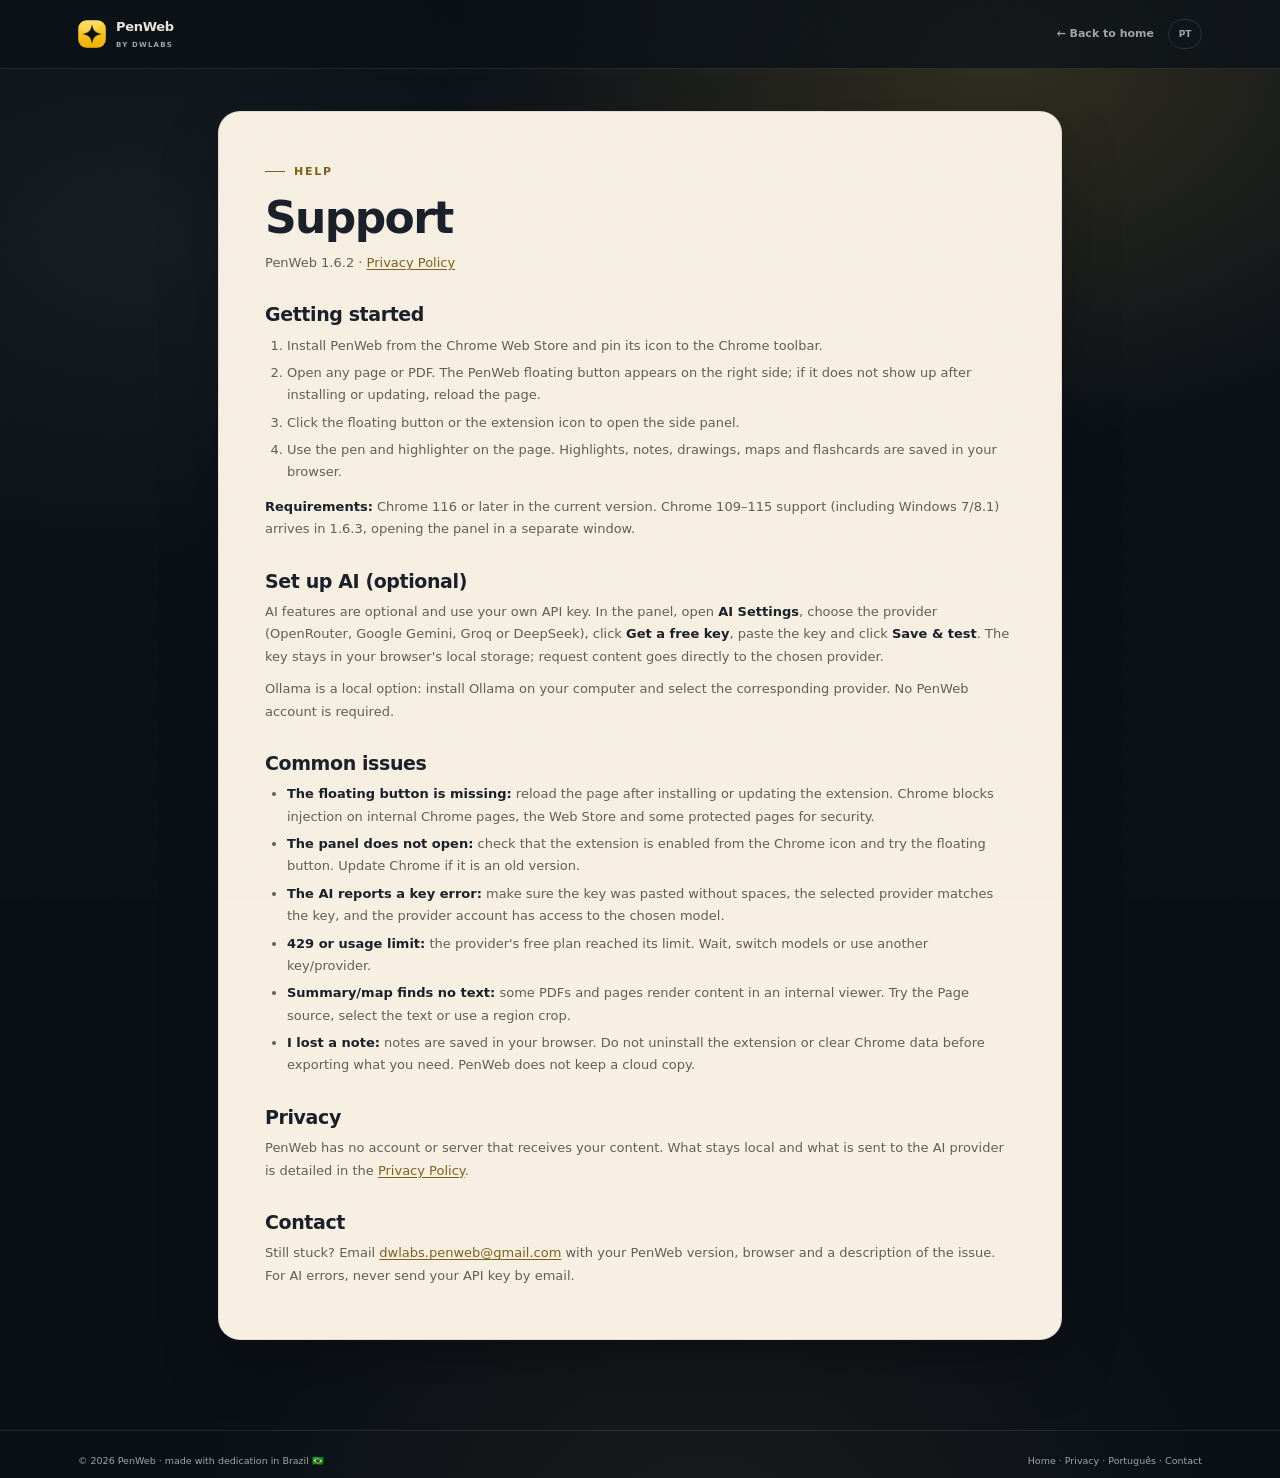
<file: en/support.html>
<!DOCTYPE html>
<html lang="en">
<head>
  <meta charset="UTF-8">
  <meta name="viewport" content="width=device-width, initial-scale=1.0">
  <title>Support — PenWeb</title>
  <meta name="description" content="PenWeb help: installation, pen, side panel, AI key, common issues and contact.">
  <link rel="canonical" href="https://thallyz.github.io/penweb/en/support.html">
  <link rel="alternate" hreflang="pt-BR" href="https://thallyz.github.io/penweb/suporte.html">
  <link rel="alternate" hreflang="en" href="https://thallyz.github.io/penweb/en/support.html">
  <link rel="alternate" hreflang="x-default" href="https://thallyz.github.io/penweb/suporte.html">
  <meta name="robots" content="index, follow">
  <link rel="icon" type="image/png" sizes="48x48" href="../img/favicon-48.png?v=20261102-3">
  <link rel="icon" type="image/png" sizes="96x96" href="../img/favicon-96.png?v=20261102-3">
  <link rel="icon" type="image/png" sizes="144x144" href="../img/favicon-144.png?v=20261102-3">
  <link rel="icon" type="image/png" sizes="192x192" href="../img/favicon-192.png?v=20261102-3">
  <link rel="apple-touch-icon" sizes="180x180" href="../img/apple-touch-icon-180.png?v=20261102-3">
  <link rel="icon" href="../favicon.ico" sizes="any">
  <link rel="stylesheet" href="../css/style.css?v=20261030-2">
</head>
<body>

<header class="legal-top">
  <div class="container legal-top-inner">
    <a class="brand" href="index.html" aria-label="PenWeb — home">
      <img src="../img/icon-128.png" alt="">
      <div><b>PenWeb</b><span>by DWLabs</span></div>
    </a>
    <div class="legal-top-actions">
      <a href="index.html">← Back to home</a>
      <a class="lang" href="../suporte.html" lang="pt-BR" hreflang="pt-BR" title="Ler em português">PT</a>
    </div>
  </div>
</header>

<main class="legal-page">
  <div class="container legal-wrap">
    <article class="legal-card">
      <span class="eyebrow">Help</span>
      <h1>Support</h1>
      <p class="legal-meta">PenWeb 1.6.2 · <a href="privacy.html">Privacy Policy</a></p>

      <h2>Getting started</h2>
      <ol>
        <li>Install PenWeb from the Chrome Web Store and pin its icon to the Chrome toolbar.</li>
        <li>Open any page or PDF. The PenWeb floating button appears on the right side; if it does not show up after installing or updating, reload the page.</li>
        <li>Click the floating button or the extension icon to open the side panel.</li>
        <li>Use the pen and highlighter on the page. Highlights, notes, drawings, maps and flashcards are saved in your browser.</li>
      </ol>
      <p><strong>Requirements:</strong> Chrome 116 or later in the current version. Chrome 109–115 support (including Windows 7/8.1) arrives in 1.6.3, opening the panel in a separate window.</p>

      <h2>Set up AI (optional)</h2>
      <p>
        AI features are optional and use your own API key. In the panel, open
        <strong>AI Settings</strong>, choose the provider (OpenRouter, Google Gemini,
        Groq or DeepSeek), click <strong>Get a free key</strong>, paste the key and click
        <strong>Save &amp; test</strong>. The key stays in your browser's local storage;
        request content goes directly to the chosen provider.
      </p>
      <p>
        Ollama is a local option: install Ollama on your computer and select the
        corresponding provider. No PenWeb account is required.
      </p>

      <h2>Common issues</h2>
      <ul>
        <li><strong>The floating button is missing:</strong> reload the page after installing or updating the extension. Chrome blocks injection on internal Chrome pages, the Web Store and some protected pages for security.</li>
        <li><strong>The panel does not open:</strong> check that the extension is enabled from the Chrome icon and try the floating button. Update Chrome if it is an old version.</li>
        <li><strong>The AI reports a key error:</strong> make sure the key was pasted without spaces, the selected provider matches the key, and the provider account has access to the chosen model.</li>
        <li><strong>429 or usage limit:</strong> the provider's free plan reached its limit. Wait, switch models or use another key/provider.</li>
        <li><strong>Summary/map finds no text:</strong> some PDFs and pages render content in an internal viewer. Try the Page source, select the text or use a region crop.</li>
        <li><strong>I lost a note:</strong> notes are saved in your browser. Do not uninstall the extension or clear Chrome data before exporting what you need. PenWeb does not keep a cloud copy.</li>
      </ul>

      <h2>Privacy</h2>
      <p>
        PenWeb has no account or server that receives your content. What stays local and
        what is sent to the AI provider is detailed in the
        <a href="privacy.html">Privacy Policy</a>.
      </p>

      <h2>Contact</h2>
      <p>
        Still stuck? Email
        <a href="mailto:dwlabs.penweb@gmail.com">dwlabs.penweb@gmail.com</a> with your
        PenWeb version, browser and a description of the issue. For AI errors, never
        send your API key by email.
      </p>
    </article>
  </div>
</main>

<footer class="legal-footer">
  <div class="container legal-footer-inner">
    <span>© 2026 PenWeb · made with dedication in Brazil 🇧🇷</span>
    <span><a href="index.html">Home</a> · <a href="privacy.html">Privacy</a> · <a href="../suporte.html" hreflang="pt-BR" lang="pt-BR">Português</a> · <a href="mailto:dwlabs.penweb@gmail.com">Contact</a></span>
  </div>
</footer>

</body>
</html>
</file>
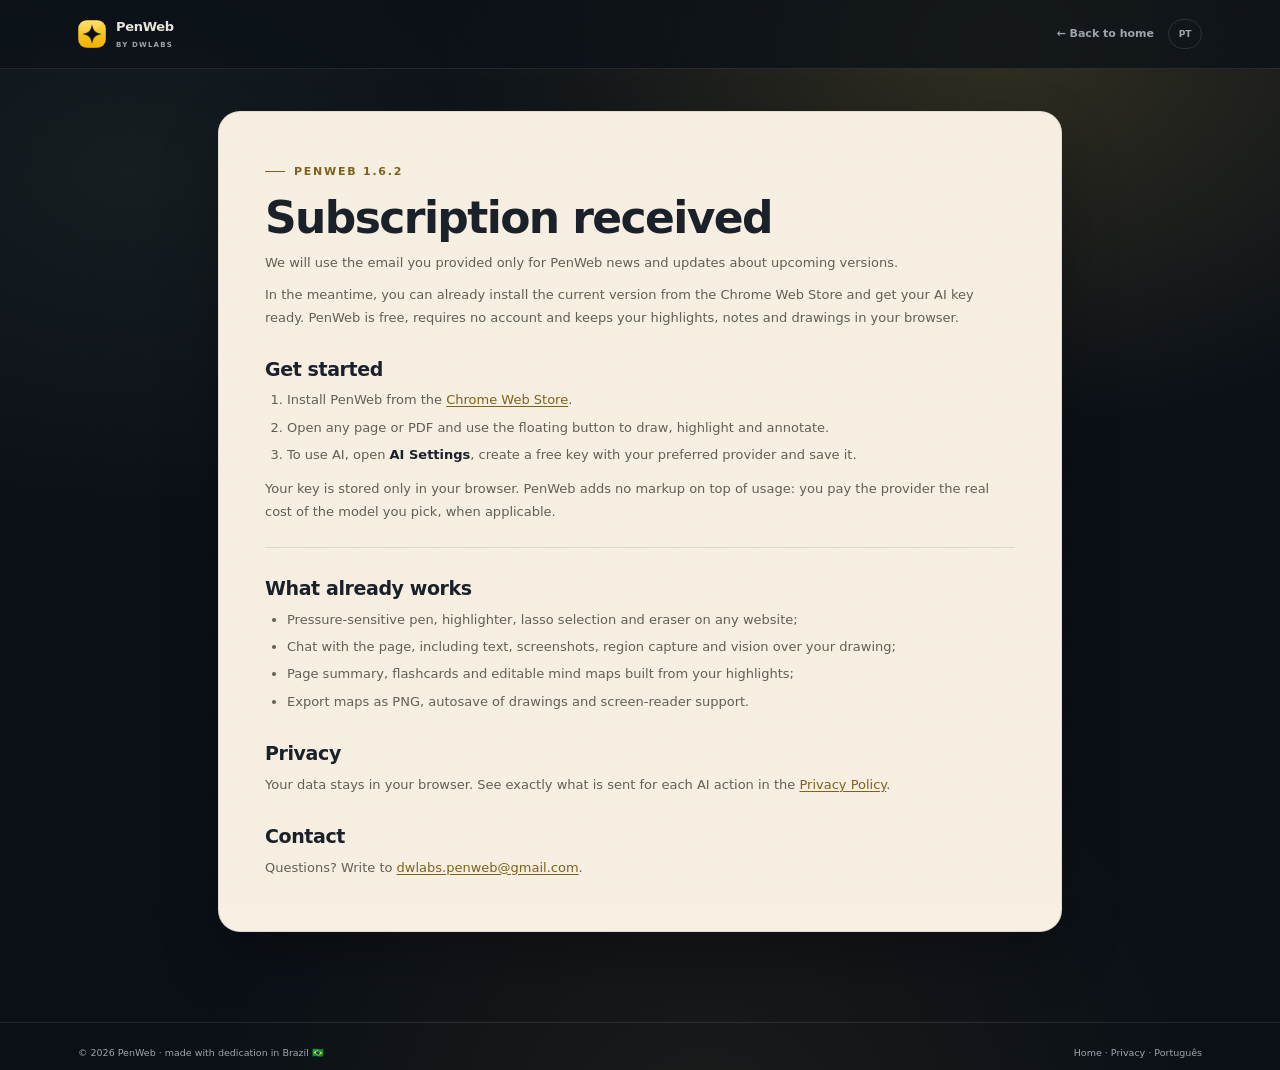
<file: en/thanks.html>
<!DOCTYPE html>
<html lang="en">
<head>
  <meta charset="UTF-8">
  <meta name="viewport" content="width=device-width, initial-scale=1.0">
  <title>Subscription received — PenWeb 1.6.2</title>
  <meta name="description" content="We received your subscription to PenWeb news and updates.">
  <meta name="robots" content="noindex, follow">
  <link rel="icon" type="image/png" sizes="48x48" href="../img/favicon-48.png?v=20261102-3">
  <link rel="icon" type="image/png" sizes="96x96" href="../img/favicon-96.png?v=20261102-3">
  <link rel="icon" type="image/png" sizes="144x144" href="../img/favicon-144.png?v=20261102-3">
  <link rel="icon" type="image/png" sizes="192x192" href="../img/favicon-192.png?v=20261102-3">
  <link rel="apple-touch-icon" sizes="180x180" href="../img/apple-touch-icon-180.png?v=20261102-3">
  <link rel="icon" href="../favicon.ico" sizes="any">
  <link rel="stylesheet" href="../css/style.css?v=20261030-2">
</head>
<body>

<header class="legal-top">
  <div class="container legal-top-inner">
    <a class="brand" href="index.html" aria-label="PenWeb — home">
      <img src="../img/icon-128.png" alt="">
      <div><b>PenWeb</b><span>by DWLabs</span></div>
    </a>
    <div class="legal-top-actions">
      <a href="index.html">← Back to home</a>
      <a class="lang" href="../obrigado.html" lang="pt-BR" hreflang="pt-BR" title="Ler em português">PT</a>
    </div>
  </div>
</header>

<main class="legal-page">
  <div class="container legal-wrap">
    <article class="legal-card">
      <span class="eyebrow">PenWeb 1.6.2</span>
      <h1>Subscription received</h1>
      <p class="legal-meta">We will use the email you provided only for PenWeb news and updates about upcoming versions.</p>

      <p>
        In the meantime, you can already install the current version from the Chrome Web Store and get your AI key ready.
        PenWeb is free, requires no account and keeps your highlights, notes and drawings in your browser.
      </p>

      <h2>Get started</h2>
      <ol>
        <li>Install PenWeb from the <a href="https://chromewebstore.google.com/detail/penweb/mmbhcihaimenkcagobpnkopbhdcgpopd" target="_blank" rel="noopener">Chrome Web Store</a>.</li>
        <li>Open any page or PDF and use the floating button to draw, highlight and annotate.</li>
        <li>To use AI, open <strong>AI Settings</strong>, create a free key with your preferred provider and save it.</li>
      </ol>
      <p>
        Your key is stored only in your browser. PenWeb adds no markup on top of usage:
        you pay the provider the real cost of the model you pick, when applicable.
      </p>

      <div class="legal-rule"></div>

      <h2>What already works</h2>
      <ul>
        <li>Pressure-sensitive pen, highlighter, lasso selection and eraser on any website;</li>
        <li>Chat with the page, including text, screenshots, region capture and vision over your drawing;</li>
        <li>Page summary, flashcards and editable mind maps built from your highlights;</li>
        <li>Export maps as PNG, autosave of drawings and screen-reader support.</li>
      </ul>

      <h2>Privacy</h2>
      <p>
        Your data stays in your browser. See exactly what is sent for each AI action in the
        <a href="privacy.html">Privacy Policy</a>.
      </p>

      <h2>Contact</h2>
      <p>
        Questions? Write to
        <a href="mailto:dwlabs.penweb@gmail.com">dwlabs.penweb@gmail.com</a>.
      </p>
    </article>
  </div>
</main>

<footer class="legal-footer">
  <div class="container legal-footer-inner">
    <span>© 2026 PenWeb · made with dedication in Brazil 🇧🇷</span>
    <span><a href="index.html">Home</a> · <a href="privacy.html">Privacy</a> · <a href="../obrigado.html" hreflang="pt-BR" lang="pt-BR">Português</a></span>
  </div>
</footer>

</body>
</html>
</file>
<file: css/style.css>
:root {
    --bg:#0b1017; --bg-2:#10151d; --surface:#151b24; --surface-2:#1a222d;
    --line:#2a3140; --line-soft:rgba(233,229,219,.10);
    --text:#e9e5db; --muted:#a0a4ac; --soft:#c7c2b7;
    --gold:#d9b84a; --gold-strong:#e8ce75; --gold-deep:#7e611a;
    --paper:#f6efe2; --paper-2:#efe6d5; --ink:#1a2029; --ink-muted:#625e55;
    --radius:18px; --max:1180px;
  }
  * { box-sizing:border-box; margin:0; padding:0; }
  html { scroll-behavior:smooth; }
  section[id] { scroll-margin-top:84px; }
  @media (max-width:620px) { section[id] { scroll-margin-top:76px; } }
  body {
    font-family:system-ui,-apple-system,"Segoe UI",Roboto,Arial,sans-serif;
    background:var(--bg); color:var(--text); line-height:1.6;
    -webkit-font-smoothing:antialiased;
    background-image:
      radial-gradient(900px 620px at 78% 4%, rgba(217,184,74,.18), transparent 62%),
      radial-gradient(760px 540px at 10% 16%, rgba(111,143,117,.10), transparent 62%),
      radial-gradient(760px 640px at 55% 105%, rgba(217,184,74,.07), transparent 68%);
  }
  body::after {
    content:""; position:fixed; inset:0; pointer-events:none; opacity:.045; z-index:20;
    background-image:url("data:image/svg+xml,%3Csvg xmlns='http://www.w3.org/2000/svg' width='80' height='80'%3E%3Cfilter id='n'%3E%3CfeTurbulence type='fractalNoise' baseFrequency='.8' numOctaves='2' stitchTiles='stitch'/%3E%3C/filter%3E%3Crect width='100%25' height='100%25' filter='url(%23n)' opacity='.4'/%3E%3C/svg%3E");
  }
  a { color:inherit; text-decoration:none; }
  img { max-width:100%; display:block; }
  button, input, select, textarea { font:inherit; }
  .container { width:100%; max-width:var(--max); margin:0 auto; padding:0 28px; }
  .eyebrow { display:inline-flex; align-items:center; gap:9px; color:var(--gold-strong); font-size:11px; font-weight:750; letter-spacing:.16em; text-transform:uppercase; }
  .eyebrow::before { content:""; width:20px; height:1px; background:var(--gold); }
  h1, h2, h3 { line-height:1.08; letter-spacing:-2.2px; font-weight:800; }
  h2 { font-size:clamp(36px,4.2vw,56px); }
  p { color:var(--soft); }
  .gold { color:var(--gold-strong); }
  .btn { display:inline-flex; align-items:center; justify-content:center; gap:9px; min-height:48px; padding:0 22px; border-radius:999px; font-weight:750; font-size:14px; border:1px solid transparent; cursor:pointer; transition:transform .16s ease, background .16s ease, border-color .16s ease; }
  .btn:hover { transform:translateY(-2px); }
  .btn-gold { background:linear-gradient(180deg,var(--gold-strong),var(--gold)); color:var(--ink); box-shadow:0 12px 26px rgba(217,184,74,.18); }
  .btn-ghost { border-color:var(--line); color:var(--text); background:rgba(255,255,255,.015); }
  .btn-ghost:hover { border-color:var(--gold); color:var(--gold-strong); }
  .btn-dark { background:var(--ink); color:var(--paper); }
  .arrow { font-size:15px; line-height:1; }

  /* header */
  .site-header { position:sticky; top:0; z-index:30; background:rgba(11,16,23,.82); border-bottom:1px solid var(--line-soft); backdrop-filter:blur(16px); }
  .header-inner { height:74px; display:flex; align-items:center; gap:28px; }
  .brand { display:flex; align-items:center; gap:10px; min-width:150px; }
  .brand img { width:32px; height:32px; border-radius:9px; }
  .brand b { display:block; font-size:15px; letter-spacing:-.3px; }
  .brand span { display:block; margin-top:2px; color:var(--muted); font-size:7px; font-weight:750; letter-spacing:.17em; text-transform:uppercase; }
  .nav { display:flex; align-items:center; gap:24px; margin-left:auto; }
  .nav a { color:var(--muted); font-size:13px; font-weight:650; transition:color .15s ease; }
  .nav a:hover { color:var(--text); }
  .header-actions { display:flex; align-items:center; gap:10px; margin-left:12px; }
  .lang { display:inline-flex; align-items:center; justify-content:center; width:36px; height:32px; border:1px solid var(--line); border-radius:999px; color:var(--muted); font-size:10px; font-weight:750; }
  .header-cta { min-height:38px; padding:0 16px; font-size:12px; }

  /* hero */
  .hero { padding:86px 0 70px; position:relative; overflow:hidden; }
  .hero::before { content:""; position:absolute; width:640px; height:640px; right:-220px; top:-210px; border-radius:50%; border:1px solid rgba(217,184,74,.13); box-shadow:0 0 0 80px rgba(217,184,74,.025), 0 0 0 160px rgba(217,184,74,.018); pointer-events:none; }
  .hero-grid { display:grid; grid-template-columns:1.02fr .98fr; gap:46px; align-items:center; }
  .hero-copy { position:relative; z-index:2; }
  .hero h1 { margin-top:22px; max-width:640px; font-size:clamp(46px,5.3vw,76px); letter-spacing:-3.2px; }
  .hero h1 em { font-style:normal; color:var(--gold-strong); }
  .hero-sub { max-width:560px; margin-top:22px; font-size:16.5px; line-height:1.65; }
  .hero-sub b { color:var(--text); font-weight:700; }
  .hero-actions { display:flex; flex-wrap:wrap; gap:11px; margin-top:28px; }
  .hero-note { margin-top:17px; color:var(--muted); font-size:11.5px; }
  .hero-note b { color:var(--gold-strong); }
  .proof-row { display:flex; flex-wrap:wrap; gap:10px; margin-top:28px; }
  .proof { display:inline-flex; align-items:center; gap:7px; padding:7px 11px; border:1px solid var(--line); border-radius:999px; color:var(--muted); font-size:10px; font-weight:650; }
  .proof i { width:6px; height:6px; border-radius:50%; background:var(--gold); box-shadow:0 0 0 4px rgba(217,184,74,.09); }
  .proof b { color:var(--text); }

  .hero-stage { position:relative; min-height:520px; z-index:2; }
  .hero-glow { position:absolute; inset:8% 0 4% 12%; border-radius:50%; background:radial-gradient(circle, rgba(217,184,74,.23), rgba(217,184,74,0) 66%); filter:blur(18px); pointer-events:none; }
  .browser-window { position:absolute; right:0; top:32px; width:560px; max-width:100%; border:1px solid rgba(233,229,219,.16); border-radius:16px; background:#121822; box-shadow:0 34px 70px rgba(0,0,0,.42); overflow:hidden; transform:rotate(-1.8deg); }
  .browser-bar { height:29px; display:flex; align-items:center; gap:6px; padding:0 11px; background:#1a222d; border-bottom:1px solid rgba(233,229,219,.08); }
  .browser-bar i { width:6px; height:6px; border-radius:50%; background:rgba(233,229,219,.22); }
  .browser-bar i:first-child { background:var(--gold); opacity:.9; }
  .browser-bar span { margin-left:8px; flex:1; height:16px; display:flex; align-items:center; padding:0 9px; border-radius:4px; background:rgba(255,255,255,.045); color:rgba(233,229,219,.45); font-size:7px; }
  .browser-window img { width:100%; height:auto; }
  .float-toolbar { position:absolute; left:-8px; top:5px; width:548px; max-width:96%; z-index:5; filter:drop-shadow(0 16px 26px rgba(0,0,0,.4)); }
  .sidepanel-card { position:absolute; right:-10px; bottom:0; width:224px; height:294px; border-radius:14px; overflow:hidden; border:1px solid rgba(233,229,219,.15); background:#101620; box-shadow:0 26px 46px rgba(0,0,0,.45); transform:rotate(2deg); z-index:4; }
  .sidepanel-card img { width:100%; height:100%; object-fit:cover; object-position:top center; opacity:.98; }
  .hero-tag { position:absolute; left:22px; bottom:12px; z-index:6; display:inline-flex; align-items:center; gap:7px; padding:7px 10px; border-radius:999px; background:rgba(16,22,32,.9); border:1px solid rgba(217,184,74,.28); color:var(--gold-strong); font-size:8px; font-weight:750; letter-spacing:.1em; text-transform:uppercase; backdrop-filter:blur(8px); }
  .hero-tag i { width:5px; height:5px; border-radius:50%; background:var(--gold); }
  .hero-badge { position:absolute; right:28px; top:262px; z-index:6; padding:10px 12px; border:1px solid rgba(233,229,219,.14); border-radius:11px; background:rgba(16,22,32,.9); color:var(--muted); font-size:8px; line-height:1.45; box-shadow:0 12px 24px rgba(0,0,0,.3); }
  .hero-badge b { display:block; color:var(--text); font-size:10px; }
  .hero-badge span { color:var(--gold-strong); }

  /* trust */
  .trust { border-top:1px solid var(--line-soft); border-bottom:1px solid var(--line-soft); background:rgba(255,255,255,.012); }
  .trust-inner { display:flex; flex-wrap:wrap; align-items:center; justify-content:space-between; gap:16px; padding:18px 0; }
  .trust-item { display:flex; align-items:center; gap:9px; color:var(--muted); font-size:11px; font-weight:650; }
  .trust-item svg { width:15px; height:15px; color:var(--gold); }
  .trust-item b { color:var(--text); }
  .stars { color:var(--gold); letter-spacing:2px; font-size:11px; }

  /* section headings */
  .section { padding:100px 0; }
  .section-head { display:flex; align-items:flex-end; justify-content:space-between; gap:28px; margin-bottom:42px; }
  .section-head-copy { max-width:650px; }
  .section-head h2 { margin-top:16px; }
  .section-head p { margin-top:14px; max-width:560px; font-size:15px; }
  .section-head .side-note { max-width:250px; color:var(--muted); font-size:11.5px; line-height:1.6; text-align:right; }

  /* feature tabs */
  .feature-shell { border:1px solid var(--line); border-radius:24px; background:linear-gradient(180deg,rgba(255,255,255,.025),rgba(255,255,255,0)); overflow:hidden; }
  .feature-tabs { display:flex; flex-wrap:wrap; gap:4px; padding:10px; border-bottom:1px solid var(--line-soft); background:rgba(255,255,255,.014); }
  .feature-tab { display:inline-flex; align-items:center; gap:7px; min-height:39px; padding:0 14px; border:1px solid transparent; border-radius:999px; background:transparent; color:var(--muted); font-size:11.5px; font-weight:700; cursor:pointer; transition:all .16s ease; }
  .feature-tab svg { width:14px; height:14px; }
  .feature-tab:hover { color:var(--text); background:rgba(255,255,255,.035); }
  .feature-tab[aria-selected="true"] { color:var(--ink); background:var(--gold); border-color:var(--gold); }
  .feature-panel { display:none; grid-template-columns:.82fr 1.18fr; gap:40px; align-items:center; padding:38px; min-height:460px; }
  .feature-panel.active { display:grid; animation:fade .28s ease; }
  @keyframes fade { from { opacity:0; transform:translateY(5px); } to { opacity:1; transform:none; } }
  .feature-copy h3 { font-size:34px; letter-spacing:-1.2px; margin-top:14px; }
  .feature-copy p { font-size:14px; margin-top:14px; max-width:360px; }
  .feature-copy ul { list-style:none; display:grid; gap:9px; margin-top:20px; }
  .feature-copy li { display:flex; gap:9px; color:var(--muted); font-size:11.5px; line-height:1.45; }
  .feature-copy li::before { content:"✦"; color:var(--gold); font-size:12px; line-height:1.2; }
  .feature-copy .mini-link { display:inline-flex; gap:7px; margin-top:22px; color:var(--gold-strong); font-size:11px; font-weight:750; }
  .feature-visual { position:relative; min-width:0; }
  .ui-frame { overflow:hidden; border:1px solid rgba(233,229,219,.13); border-radius:16px; background:#101620; box-shadow:0 24px 48px rgba(0,0,0,.32); }
  .ui-frame img { width:100%; height:400px; object-fit:cover; object-position:top center; }
  .ui-caption { display:flex; justify-content:space-between; gap:12px; padding:11px 14px; border-top:1px solid var(--line-soft); color:var(--muted); font-size:9px; background:#121822; }
  .ui-caption b { color:var(--text); }
  .ui-caption span { color:var(--gold-strong); }
  .page-mock { min-height:400px; padding:30px; background:var(--paper); color:var(--ink); border-radius:16px; border:1px solid rgba(39,48,61,.12); box-shadow:0 24px 48px rgba(0,0,0,.28); position:relative; overflow:hidden; }
  .page-mock .kicker { color:var(--gold-deep); font-size:9px; font-weight:800; letter-spacing:.14em; text-transform:uppercase; }
  .page-mock h4 { margin-top:8px; font:700 31px/1.1 Georgia,"Times New Roman",serif; letter-spacing:-.7px; color:var(--ink); }
  .page-mock .rule { width:34px; height:2px; margin:13px 0; background:var(--gold); }
  .page-mock p { color:#47433a; font-size:12.5px; line-height:1.7; max-width:420px; }
  .page-mock mark { background:linear-gradient(transparent 38%, rgba(217,184,74,.55) 38%); color:inherit; }
  .page-mock .quote { margin-top:15px; padding:10px 12px; border-left:2px solid var(--gold); background:rgba(217,184,74,.09); color:#514b3f; font:italic 11px/1.55 Georgia,"Times New Roman",serif; max-width:410px; }
  .page-mock .ask { display:inline-flex; margin-top:18px; padding:7px 10px; border:1px solid rgba(126,97,26,.32); border-radius:8px; color:var(--gold-deep); font-size:9px; font-weight:750; background:var(--paper); }
  .page-mock .toolbar-shot { position:absolute; right:-52px; top:16px; width:450px; height:auto; filter:drop-shadow(0 10px 16px rgba(39,48,61,.25)); }
  .page-mock .pen-note { position:absolute; right:24px; bottom:22px; width:150px; padding:10px; border-radius:8px; background:#f1e2b8; color:#514528; font-size:9px; line-height:1.45; transform:rotate(2deg); box-shadow:0 8px 15px rgba(126,97,26,.15); }
  .page-mock .pen-note b { display:block; color:#715a24; font-size:6.5px; letter-spacing:.12em; text-transform:uppercase; margin-bottom:3px; }
  .page-mock .pen-stroke { position:absolute; left:25px; bottom:18px; width:220px; height:50px; opacity:.8; }
  .page-mock .pen-stroke path { fill:none; stroke:#a24d3d; stroke-width:2; stroke-linecap:round; }

  /* workflow */
  .workflow-grid { display:grid; grid-template-columns:repeat(3,1fr); gap:16px; }
  .workflow-card { position:relative; padding:26px; border:1px solid var(--line); border-radius:var(--radius); background:rgba(255,255,255,.018); min-height:190px; }
  .workflow-num { display:inline-flex; align-items:center; justify-content:center; width:28px; height:28px; border-radius:50%; background:var(--gold); color:var(--ink); font-size:11px; font-weight:800; }
  .workflow-card h3 { margin-top:18px; font-size:18px; letter-spacing:-.5px; }
  .workflow-card p { margin-top:8px; font-size:12px; line-height:1.55; }
  .workflow-line { position:absolute; top:40px; left:calc(100% - 8px); width:34px; height:1px; background:linear-gradient(90deg,var(--gold),transparent); }
  .workflow-card:last-child .workflow-line { display:none; }

  /* privacy band */
  .privacy-band { background:var(--paper); color:var(--ink); padding:94px 0; }
  .privacy-band .eyebrow { color:var(--gold-deep); }
  .privacy-band .eyebrow::before { background:var(--gold-deep); }
  .privacy-grid { display:grid; grid-template-columns:1fr .9fr; gap:64px; align-items:center; }
  .privacy-copy h2 { max-width:620px; color:var(--ink); }
  .privacy-copy p { color:var(--ink-muted); margin-top:18px; max-width:520px; font-size:15px; }
  .privacy-points { display:grid; gap:13px; margin-top:28px; }
  .privacy-point { display:flex; gap:12px; align-items:flex-start; }
  .privacy-point svg { flex:0 0 auto; width:19px; height:19px; color:var(--gold-deep); margin-top:2px; }
  .privacy-point b { display:block; font-size:12.5px; color:var(--ink); }
  .privacy-point span { display:block; margin-top:2px; color:var(--ink-muted); font-size:11.5px; line-height:1.5; }
  .privacy-band .btn-dark { margin-top:26px; }
  .key-card { position:relative; min-height:330px; padding:28px; border-radius:22px; background:#121822; color:var(--text); box-shadow:0 26px 60px rgba(39,48,61,.18); overflow:hidden; }
  .key-card::before { content:""; position:absolute; inset:-80px -80px auto auto; width:260px; height:260px; border-radius:50%; background:radial-gradient(circle, rgba(217,184,74,.22), transparent 68%); }
  .key-badge { position:relative; display:inline-flex; align-items:center; gap:7px; padding:6px 9px; border:1px solid rgba(217,184,74,.3); border-radius:999px; color:var(--gold-strong); font-size:7px; font-weight:750; letter-spacing:.12em; text-transform:uppercase; }
  .key-card h3 { position:relative; margin-top:28px; font-size:28px; letter-spacing:-1px; }
  .key-card h3 em { color:var(--gold-strong); font-style:normal; }
  .key-card p { position:relative; color:var(--muted); font-size:11.5px; margin-top:10px; max-width:290px; }
  .key-lines { position:relative; display:grid; gap:8px; margin-top:22px; }
  .key-line { display:flex; align-items:center; justify-content:space-between; gap:12px; padding:9px 10px; border:1px solid var(--line); border-radius:8px; color:var(--muted); font-size:9px; background:rgba(255,255,255,.018); }
  .key-line b { color:var(--text); font-weight:650; }
  .key-line span { color:var(--gold-strong); }
  .key-orb { position:absolute; right:24px; bottom:22px; width:64px; height:64px; border:1px solid rgba(217,184,74,.28); border-radius:50%; display:flex; align-items:center; justify-content:center; color:var(--gold-strong); font-size:20px; }

  /* FAQ */
  .faq-list { display:grid; gap:8px; max-width:900px; margin:0 auto; }
  .faq-list details { border:1px solid var(--line); border-radius:12px; background:rgba(255,255,255,.015); padding:0 18px; }
  .faq-list summary { list-style:none; display:flex; align-items:center; justify-content:space-between; gap:18px; padding:17px 0; cursor:pointer; font-size:13px; font-weight:700; color:var(--text); }
  .faq-list summary::-webkit-details-marker { display:none; }
  .faq-list summary::after { content:"+"; color:var(--gold); font-size:20px; font-weight:400; }
  .faq-list details[open] summary::after { content:"−"; }
  .faq-list details p { padding:0 0 17px; max-width:760px; color:var(--muted); font-size:12px; line-height:1.65; }

  /* access */
  .access-card { display:grid; grid-template-columns:.9fr 1.1fr; gap:38px; align-items:center; padding:34px; border:1px solid rgba(217,184,74,.24); border-radius:22px; background:linear-gradient(120deg,rgba(217,184,74,.08),rgba(255,255,255,.015)); }
  .access-copy h2 { font-size:34px; }
  .access-copy p { font-size:12.5px; margin-top:12px; max-width:390px; }
  .access-form { display:grid; gap:10px; }
  .access-form label { display:grid; gap:5px; color:var(--muted); font-size:10px; font-weight:650; }
  .access-form input, .access-form select { width:100%; min-height:40px; padding:0 11px; border:1px solid var(--line); border-radius:8px; background:#0f151d; color:var(--text); font-size:12px; outline:none; }
  .access-form input:focus, .access-form select:focus { border-color:var(--gold); box-shadow:0 0 0 3px rgba(217,184,74,.1); }
  .access-form .btn { margin-top:3px; width:100%; }
  .access-form .honey { display:none; }
  .access-note { color:var(--muted); font-size:9px; line-height:1.45; }

  /* final */
  .final { padding:86px 0 100px; text-align:center; }
  .final h2 { max-width:760px; margin:14px auto 0; font-size:clamp(38px,4.7vw,62px); }
  .final p { max-width:500px; margin:16px auto 0; font-size:14px; }
  .final .hero-actions { justify-content:center; }
  .final .proof-row { justify-content:center; }

  /* footer */
  .site-footer { border-top:1px solid var(--line-soft); padding:42px 0 30px; }
  .footer-grid { display:grid; grid-template-columns:1.5fr 1fr 1fr 1fr; gap:34px; }
  .footer-brand p { max-width:250px; margin-top:12px; color:var(--muted); font-size:11px; }
  .footer-col h4 { color:var(--text); font-size:10px; letter-spacing:.12em; text-transform:uppercase; margin-bottom:12px; }
  .footer-col a { display:block; color:var(--muted); font-size:11px; margin-top:8px; }
  .footer-col a:hover { color:var(--gold-strong); }
  .footer-bottom { display:flex; justify-content:space-between; gap:18px; border-top:1px solid var(--line-soft); margin-top:34px; padding-top:18px; color:var(--muted); font-size:9.5px; }
  .footer-bottom a { color:var(--muted); }

  @media (max-width:980px) {
    .nav { display:none; }
    .hero-grid, .privacy-grid, .access-card { grid-template-columns:1fr; }
    .hero-stage { min-height:470px; max-width:620px; }
    .feature-panel { grid-template-columns:1fr; }
    .feature-panel { padding:26px; }
    .workflow-grid { grid-template-columns:1fr; }
    .workflow-line { display:none; }
    .section-head { display:block; }
    .section-head .side-note { text-align:left; margin-top:12px; }
    .footer-grid { grid-template-columns:1fr 1fr; }
  }
  @media (max-width:620px) {
    .container { padding:0 18px; }
    .header-inner { height:64px; }
    .brand { min-width:0; }
    .header-cta { display:none; }
    .hero { padding-top:56px; }
    .hero h1 { font-size:44px; letter-spacing:-2px; }
    .hero-stage { min-height:390px; }
    .browser-window { width:100%; }
    .float-toolbar { width:92%; left:4%; }
    .sidepanel-card { width:150px; height:205px; }
    .hero-badge { display:none; }
    .feature-tabs { gap:2px; }
    .feature-tab { padding:0 10px; font-size:10px; }
    .feature-panel { padding:18px; gap:24px; }
    .ui-frame img { height:300px; }
    .page-mock { min-height:330px; padding:22px; }
    .page-mock .toolbar-shot { width:330px; right:-60px; }
    .footer-grid { grid-template-columns:1fr; }
    .footer-bottom { display:block; }
  }

  /* legal pages */
  .legal-page { padding: 0 0 24px; }
  .legal-top { border-bottom:1px solid var(--line-soft); background:rgba(11,16,23,.72); }
  .legal-top-inner { min-height:68px; display:flex; align-items:center; justify-content:space-between; gap:20px; }
  .legal-top .brand { min-width:0; }
  .legal-top .brand img { width:28px; height:28px; }
  .legal-top .brand b { font-size:13px; }
  .legal-top-actions { display:flex; align-items:center; gap:14px; }
  .legal-top-actions a { color:var(--muted); font-size:11px; font-weight:650; }
  .legal-top-actions a:hover { color:var(--gold-strong); }
  .legal-top-actions .lang { width:34px; height:30px; border:1px solid var(--line); border-radius:999px; display:inline-flex; align-items:center; justify-content:center; font-size:9px; }
  .legal-wrap { max-width:900px; padding-top:42px; padding-bottom:56px; }
  .legal-card { background:var(--paper); color:var(--ink); border:1px solid rgba(39,48,61,.10); border-radius:22px; padding:42px 46px; box-shadow:0 26px 60px rgba(0,0,0,.24); }
  .legal-card .eyebrow { color:var(--gold-deep); margin-bottom:14px; }
  .legal-card .eyebrow::before { background:var(--gold-deep); }
  .legal-card h1 { color:var(--ink); font-size:44px; letter-spacing:-1.6px; }
  .legal-card h2 { color:var(--ink); font-size:19px; letter-spacing:-.4px; margin:30px 0 8px; }
  .legal-card p, .legal-card li { color:var(--ink-muted); font-size:13px; line-height:1.72; }
  .legal-card p { margin:10px 0; }
  .legal-card ul, .legal-card ol { margin:10px 0 12px 22px; }
  .legal-card li { margin:5px 0; }
  .legal-card a { color:var(--gold-deep); text-decoration:underline; text-underline-offset:2px; }
  .legal-card strong { color:var(--ink); }
  .legal-meta { color:var(--ink-muted); font-size:10.5px; margin:8px 0 18px; }
  .legal-rule { height:1px; background:rgba(39,48,61,.12); margin:24px 0; }
  .legal-footer { border-top:1px solid var(--line-soft); margin-top:10px; padding:22px 0 10px; }
  .legal-footer-inner { display:flex; align-items:center; justify-content:space-between; gap:18px; color:var(--muted); font-size:9.5px; }
  .legal-footer a { color:var(--muted); }
  .legal-footer a:hover { color:var(--gold-strong); }
  .footer-muted { color:var(--muted); font-size:11px; margin-top:8px; }
  @media (max-width:700px) {
    .legal-card { padding:26px 20px; border-radius:16px; }
    .legal-card h1 { font-size:32px; }
    .legal-top-inner { min-height:60px; }
    .legal-footer-inner { display:block; line-height:1.9; }
  }
</file>
